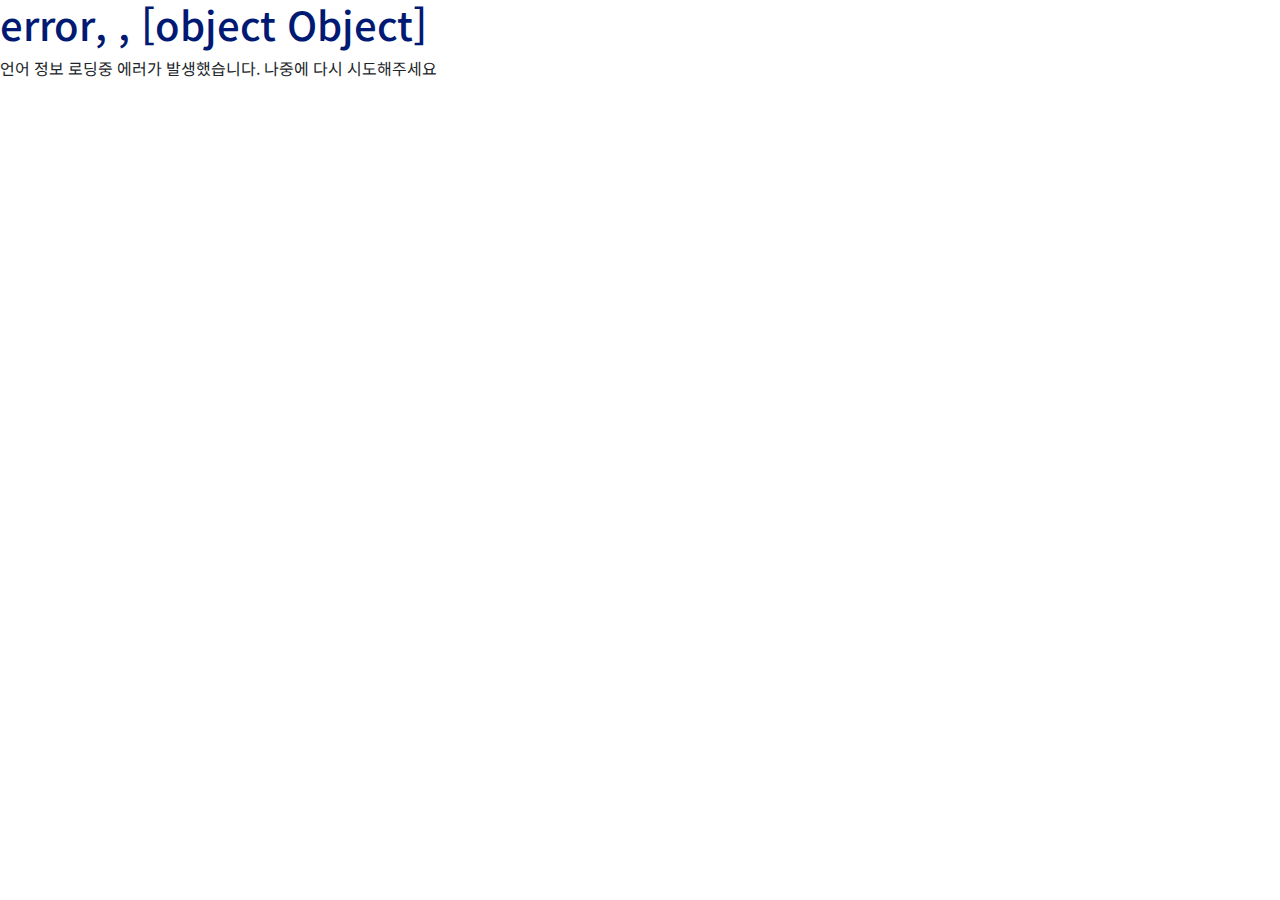
<file: index.html>
<!DOCTYPE html>
<html lang="ko">

<head>
  <meta charset="utf-8">
  <meta content="width=device-width, initial-scale=1.0" name="viewport">
  <title>대한민국 구석구석 관광정보 | VISITKorea</title>
  <meta content="" name="description">
  <meta content="" name="keywords">
  <script src="https://ajax.googleapis.com/ajax/libs/jquery/3.7.1/jquery.min.js"></script>
  <script src="./language.js" refer></script>

  <!-- Favicons -->
  <link href="assets/images/favicon.ico" rel="icon">
  <link href="assets/images/apple-touch-icon.png" rel="apple-touch-icon">

  <!-- Fonts -->
  <link href="https://fonts.googleapis.com" rel="preconnect">
  <link href="https://fonts.gstatic.com" rel="preconnect" crossorigin>
  <link href="https://fonts.googleapis.com/css2?family=Noto+Sans+KR:wght@100..900&display=swap" rel="stylesheet">
  <!-- Vendor CSS Files -->
  <link href="assets/vendor/bootstrap/css/bootstrap.min.css" rel="stylesheet">
  <link href="assets/vendor/bootstrap-icons/bootstrap-icons.css" rel="stylesheet">
  <link href="assets/vendor/aos/aos.css" rel="stylesheet">
  <link href="assets/vendor/fontawesome-free/css/all.min.css" rel="stylesheet">
  <link href="assets/vendor/glightbox/css/glightbox.min.css" rel="stylesheet">
  <link href="assets/vendor/swiper/swiper-bundle.min.css" rel="stylesheet">

  <!-- Main CSS File -->
  <link href="assets/css/main.css" rel="stylesheet">
  <style>
    .hero .stats-item span:after {
      background-color: white;
    }
  </style>
</head>

<body class="index-page">

  <header id="header" class="header d-flex align-items-center fixed-top">
    <div class="container-fluid container-xl position-relative d-flex align-items-center">

      <a href="index.html" class="logo d-flex align-items-center me-auto">
        <!-- Uncomment the line below if you also wish to use an image logo -->
        <!-- <img src="assets/img/logo.png" alt=""> -->
        <h1 class="sitename"><img src="./assets/images/logo_vk.png"></h1>
      </a>

      <nav id="navmenu" class="navmenu">
        <ul>
          <li><a href="#" id="change-lang" onclick="changeLang()"></a></li>
        </ul>
        <i class="mobile-nav-toggle d-xl-none bi bi-list"></i>
      </nav>

      <a class="btn-getstarted" href="get-a-quote.html">몰라</a>

    </div>
  </header>

  <main class="main">

    <!-- Hero Section -->
    <section id="hero" class="hero section">

      <img src="./assets/images/main_2.png" alt="" class="hero-bg" data-aos="fade-in">

      <div class="container">
        <div class="row gy-4" data-aos="fade-right" data-aos-delay="300">
          <div class="col-lg-3 col-6">
            <div class="stats-item text-center w-100 h-100">
              <span data-purecounter-start="0" data-purecounter-end="276020" data-purecounter-duration="2" class="purecounter">276,020</span>
              <p id="stats-item-multilang-tour" class="stats-item-multilang-tour"></p>
            </div>
          </div>

          <div class="col-lg-3 col-6">
            <div class="stats-item text-center w-100 h-100">
              <span data-purecounter-start="0" data-purecounter-end="521" data-purecounter-duration="2" class="purecounter">521</span>
              <p id="durunubi"></p>
            </div>
          </div>

          <div class="col-lg-3 col-6">
            <div class="stats-item text-center w-100 h-100">
              <span data-purecounter-start="0" data-purecounter-end="63317" data-purecounter-duration="1.5" class="purecounter">63317</span>
              <p id="gocamping-Info"></p>
            </div>
          </div>

          <div class="col-lg-3 col-6">
            <div class="stats-item text-center w-100 h-100">
              <span data-purecounter-start="0" data-purecounter-end="59445" data-purecounter-duration="1.5" class="purecounter">59445</span>
              <p id="non-obstacle-tour-info"></p>
            </div>
          </div>
        </div>
        
        <div class="row gy-4" data-aos="fade-left" data-aos-delay="300">
          <div class="col-lg-3 col-6">
            <div class="stats-item text-center w-100 h-100">
              <span data-purecounter-start="0" data-purecounter-end="360" data-purecounter-duration="1.5" class="purecounter">360</span>
              <p id="ecotour-info"></p>
            </div>
          </div>
          <div class="col-lg-3 col-6">
            <div class="stats-item text-center w-100 h-100">
              <span data-purecounter-start="0" data-purecounter-end="1854" data-purecounter-duration="1.5" class="purecounter">1,854</span>
              <p id="foreign-friendly-tour-info"></p>
            </div>
          </div>
          <div class="col-lg-3 col-6">
            <div class="stats-item text-center w-100 h-100">
              <span data-purecounter-start="0" data-purecounter-end="29" data-purecounter-duration="1.5" class="purecounter">29</span>
              <p id="recruit-info"></p>
            </div>
          </div>
          <div class="col-lg-3 col-6">
            <div class="stats-item text-center w-100 h-100">
              <span data-purecounter-start="0" data-purecounter-end="18962" data-purecounter-duration="1.5" class="purecounter">18962</span>
              <p id="tour-audio-info"></p>
            </div>
          </div>
        </div>
        <div class="row gy-4 d-flex justify-content-between">
          <div class="col-lg-6 order-2 order-lg-1 d-flex flex-column justify-content-center">
            <h2 data-aos="fade-up"><strong id="main-title"></strong></h2>
            <p data-aos="fade-up" data-aos-delay="100" style="font-size: 16px;" id="main-sub-title"></p>

            <form action="#" id="form-search" class="form-search d-flex align-items-stretch mb-3" data-aos="fade-up" data-aos-delay="200">
  
            </form>
          </div>
        </div>
      </div>
    </section><!-- /Hero Section -->

    <!-- Featured Services Section -->
    <!-- <section id="featured-services" class="featured-services section">

      <div class="container">

        <div class="row gy-4">

          <div class="col-lg-4 col-md-6 service-item d-flex" data-aos="fade-up" data-aos-delay="100">
            <div class="icon flex-shrink-0"><i class="fa-solid fa-cart-flatbed"></i></div>
            <div>
              <h4 class="title">두루누비 정보 서비스</h4>
              <p class="description">Voluptatum deleniti atque corrupti quos dolores et quas molestias excepturi sint occaecati cupiditate non provident</p>
              <a href="#" class="readmore stretched-link"><span>Learn More</span><i class="bi bi-arrow-right"></i></a>
            </div>
          </div>

          <div class="col-lg-4 col-md-6 service-item d-flex" data-aos="fade-up" data-aos-delay="200">
            <div class="icon flex-shrink-0"><i class="fa-solid fa-truck"></i></div>
            <div>
              <h4 class="title">Dolor Sitema</h4>
              <p class="description">Minim veniam, quis nostrud exercitation ullamco laboris nisi ut aliquip ex ea commodo consequat tarad limino ata</p>
              <a href="#" class="readmore stretched-link"><span>Learn More</span><i class="bi bi-arrow-right"></i></a>
            </div>
          </div>

          <div class="col-lg-4 col-md-6 service-item d-flex" data-aos="fade-up" data-aos-delay="300">
            <div class="icon flex-shrink-0"><i class="fa-solid fa-truck-ramp-box"></i></div>
            <div>
              <h4 class="title">Sed ut perspiciatis</h4>
              <p class="description">Duis aute irure dolor in reprehenderit in voluptate velit esse cillum dolore eu fugiat nulla pariatur</p>
              <a href="#" class="readmore stretched-link"><span>Learn More</span><i class="bi bi-arrow-right"></i></a>
            </div>
          </div>

        </div>

      </div>

    </section> -->

    <!-- About Section -->
    <section id="about" class="about section">

      <div class="container">

        <div class="row gy-4">

          <div class="col-lg-6 position-relative align-self-start order-lg-last order-first" data-aos="fade-up" data-aos-delay="200">
            <img src="assets/images/thumb.jpg" class="img-fluid" alt="">
            <a href="https://www.youtube.com/watch?v=E2CQ_1bhPK4" class="glightbox play-btn"></a>
          </div>

          <div id="information" class="col-lg-6 content order-last  order-lg-first" data-aos="fade-up" data-aos-delay="100">
            <!-- <h3>이 사이트는</h3>
            <p>
              한국관광공사에서 공사가 보유한 실시간 다국어 관광정보를 비롯한 다양한 관광 관련데이터를 한국관광공사 공공데이터개방포털인 TourAPI와 행정안전부의 공공데이터포털을 통해 여러분에게 보여집니다.
            </p>
            <ul>
              <li>
                <i class="fa-solid fa-mountain-sun"></i>
                <div>
                  <h5>다양한 관광 매력으로 새로운 여행경험을 제공합니다</h5>
                  <p>Magni facilis facilis repellendus cum excepturi quaerat praesentium libre trade</p>
                </div>
              </li>
              <li>
                <i class="fa-solid fa-cable-car"></i>
                <div>
                  <h5>민간이 주도하고 지역이 발전하는 관광산업을 제안합니다</h5>
                  <p>Quo totam dolorum at pariatur aut distinctio dolorum laudantium illo direna pasata redi</p>
                </div>
              </li>
              <li>
                <i class="fa-solid fa-person-hiking"></i>
                <div>
                  <h5>여행객 맞춤형 데이터를 제공합니다</h5>
                  <p>Et velit et eos maiores est tempora et quos dolorem autem tempora incidunt maxime veniam</p>
                </div>
              </li>
            </ul> -->
          </div>

        </div>

      </div>

    </section><!-- /About Section -->

    <!-- Services Section -->
    <section id="services" class="services section">

      <!-- Section Title -->
      <div class="container section-title" data-aos="fade-up">
        <span id="behind-shadow"><br></span>
        <h2 id="category-title"></h2>
        <p></p>
      </div><!-- End Section Title -->

      <div class="container">

        <div class="row gy-3">

          <div class="col-lg-4 col-md-6" data-aos="fade-up" data-aos-delay="100">
            <div class="card text-center border-0 shadow rounded-0 p-4">
              <div class="icon">
                <i class="bi bi-cloud-drizzle-fill"></i>
              </div>
              <div class="card-body">
                <h5 class="card-title">Card title</h5>
              </div>
            </div>
          </div><!-- End Card Item -->

          <div class="col-lg-4 col-md-6" data-aos="fade-up" data-aos-delay="200">
            <a href="./search.html">
              <div class="card">
                <div class="card-img">
                  <img src="assets/img/service-2.jpg" alt="" class="img-fluid">
                </div>
                <h3><a href="#" class="stretched-link">Logistics</a></h3>
                <p>Asperiores provident dolor accusamus pariatur dolore nam id audantium ut et iure incidunt molestiae dolor ipsam ducimus occaecati nisi</p>
              </div>
            </a>
          </div><!-- End Card Item -->

          <div class="col-lg-4 col-md-6" data-aos="fade-up" data-aos-delay="300">
            <a href="./search.html">
              <div class="card">
                <div class="card-img">
                  <img src="assets/img/service-3.jpg" alt="" class="img-fluid">
                </div>
                <h3><a href="#" class="stretched-link">Cargo</a></h3>
                <p>Dicta quam similique quia architecto eos nisi aut ratione aut ipsum reiciendis sit doloremque oluptatem aut et molestiae ut et nihil</p>
              </div>
            </a>
          </div><!-- End Card Item -->

          <div class="col-lg-4 col-md-6" data-aos="fade-up" data-aos-delay="400">
            <a href="./search.html">
              <div class="card">
                <div class="card-img">
                  <img src="assets/img/service-4.jpg" alt="" class="img-fluid">
                </div>
                <h3><a href="#" class="stretched-link">Trucking</a></h3>
                <p>Dicta quam similique quia architecto eos nisi aut ratione aut ipsum reiciendis sit doloremque oluptatem aut et molestiae ut et nihil</p>
              </div>
            </a>
          </div><!-- End Card Item -->

          <div class="col-lg-4 col-md-6" data-aos="fade-up" data-aos-delay="500">
            <a href="./search.html">
              <div class="card">
                <div class="card-img">
                  <img src="assets/img/service-5.jpg" alt="" class="img-fluid">
                </div>
                <h3>Packaging</h3>
                <p>Illo consequuntur quisquam delectus praesentium modi dignissimos facere vel cum onsequuntur maiores beatae consequatur magni voluptates</p>
              </div>
            </a>
          </div><!-- End Card Item -->

          <div class="col-lg-4 col-md-6" data-aos="fade-up" data-aos-delay="600">
            <a href="./search.html">
             <div class="card">
                <div class="card-img">
                  <img src="assets/img/service-6.jpg" alt="" class="img-fluid">
                </div>
                <h3><a href="#" class="stretched-link">Warehousing</a></h3>
                <p>Quas assumenda non occaecati molestiae. In aut earum sed natus eatae in vero. Ab modi quisquam aut nostrum unde et qui est non quo nulla</p>
              </div>
              </a>
          </div><!-- End Card Item -->

        </div>

      </div>

    </section><!-- /Services Section -->

    <!-- Call To Action Section -->
    <section id="call-to-action" class="call-to-action section">

      <img src="assets/img/cta-bg.jpg" alt="">

      <div class="container">
        <div class="row justify-content-center" data-aos="zoom-in" data-aos-delay="100">
          <div class="col-xl-10">
            <div class="text-center">
              <h3>Call To Action</h3>
              <p>Duis aute irure dolor in reprehenderit in voluptate velit esse cillum dolore eu fugiat nulla pariatur. Excepteur sint occaecat cupidatat non proident, sunt in culpa qui officia deserunt mollit anim id est laborum.</p>
              <a class="cta-btn" href="#">Call To Action</a>
            </div>
          </div>
        </div>
      </div>

    </section><!-- /Call To Action Section -->

    <!-- Features Section -->
    <section id="features" class="features section">

      <!-- Section Title -->
      <div class="container section-title" data-aos="fade-up">
        <span>Features</span>
        <h2>Features</h2>
        <p>Necessitatibus eius consequatur ex aliquid fuga eum quidem sint consectetur velit</p>
      </div><!-- End Section Title -->

      <div class="container">

        <div class="row gy-4 align-items-center features-item">
          <div class="col-md-5 d-flex align-items-center" data-aos="zoom-out" data-aos-delay="100">
            <img src="assets/img/features-1.jpg" class="img-fluid" alt="">
          </div>
          <div class="col-md-7" data-aos="fade-up" data-aos-delay="100">
            <h3>Voluptatem dignissimos provident quasi corporis voluptates sit assumenda.</h3>
            <p class="fst-italic">
              Lorem ipsum dolor sit amet, consectetur adipiscing elit, sed do eiusmod tempor incididunt ut labore et dolore
              magna aliqua.
            </p>
            <ul>
              <li><i class="bi bi-check"></i><span> Ullamco laboris nisi ut aliquip ex ea commodo consequat.</span></li>
              <li><i class="bi bi-check"></i> <span>Duis aute irure dolor in reprehenderit in voluptate velit.</span></li>
              <li><i class="bi bi-check"></i> <span>Ullam est qui quos consequatur eos accusamus.</span></li>
            </ul>
          </div>
        </div><!-- Features Item -->

        <div class="row gy-4 align-items-center features-item">
          <div class="col-md-5 order-1 order-md-2 d-flex align-items-center" data-aos="zoom-out" data-aos-delay="200">
            <img src="assets/img/features-2.jpg" class="img-fluid" alt="">
          </div>
          <div class="col-md-7 order-2 order-md-1" data-aos="fade-up" data-aos-delay="200">
            <h3>Corporis temporibus maiores provident</h3>
            <p class="fst-italic">
              Lorem ipsum dolor sit amet, consectetur adipiscing elit, sed do eiusmod tempor incididunt ut labore et dolore
              magna aliqua.
            </p>
            <p>
              Ullamco laboris nisi ut aliquip ex ea commodo consequat. Duis aute irure dolor in reprehenderit in voluptate
              velit esse cillum dolore eu fugiat nulla pariatur. Excepteur sint occaecat cupidatat non proident, sunt in
              culpa qui officia deserunt mollit anim id est laborum
            </p>
          </div>
        </div><!-- Features Item -->

        <div class="row gy-4 align-items-center features-item">
          <div class="col-md-5 d-flex align-items-center" data-aos="zoom-out">
            <img src="assets/img/features-3.jpg" class="img-fluid" alt="">
          </div>
          <div class="col-md-7" data-aos="fade-up">
            <h3>Sunt consequatur ad ut est nulla consectetur reiciendis animi voluptas</h3>
            <p>Cupiditate placeat cupiditate placeat est ipsam culpa. Delectus quia minima quod. Sunt saepe odit aut quia voluptatem hic voluptas dolor doloremque.</p>
            <ul>
              <li><i class="bi bi-check"></i> <span>Ullamco laboris nisi ut aliquip ex ea commodo consequat.</span></li>
              <li><i class="bi bi-check"></i><span> Duis aute irure dolor in reprehenderit in voluptate velit.</span></li>
              <li><i class="bi bi-check"></i> <span>Facilis ut et voluptatem aperiam. Autem soluta ad fugiat</span>.</li>
            </ul>
          </div>
        </div><!-- Features Item -->

        <div class="row gy-4 align-items-center features-item">
          <div class="col-md-5 order-1 order-md-2 d-flex align-items-center" data-aos="zoom-out">
            <img src="assets/img/features-4.jpg" class="img-fluid" alt="">
          </div>
          <div class="col-md-7 order-2 order-md-1" data-aos="fade-up">
            <h3>Quas et necessitatibus eaque impedit ipsum animi consequatur incidunt in</h3>
            <p class="fst-italic">
              Lorem ipsum dolor sit amet, consectetur adipiscing elit, sed do eiusmod tempor incididunt ut labore et dolore
              magna aliqua.
            </p>
            <p>
              Ullamco laboris nisi ut aliquip ex ea commodo consequat. Duis aute irure dolor in reprehenderit in voluptate
              velit esse cillum dolore eu fugiat nulla pariatur. Excepteur sint occaecat cupidatat non proident, sunt in
              culpa qui officia deserunt mollit anim id est laborum
            </p>
          </div>
        </div><!-- Features Item -->

      </div>

    </section><!-- /Features Section -->

    <!-- Pricing Section -->
    <section id="pricing" class="pricing section">

      <!-- Section Title -->
      <div class="container section-title" data-aos="fade-up">
        <span>Pricing</span>
        <h2>Pricing</h2>
        <p>Necessitatibus eius consequatur ex aliquid fuga eum quidem sint consectetur velit</p>
      </div><!-- End Section Title -->

      <div class="container">

        <div class="row gy-4">

          <div class="col-lg-4" data-aos="zoom-in" data-aos-delay="100">
            <div class="pricing-item">
              <h3>Free Plan</h3>
              <h4><sup>$</sup>0<span> / month</span></h4>
              <ul>
                <li><i class="bi bi-check"></i> <span>Quam adipiscing vitae proin</span></li>
                <li><i class="bi bi-check"></i> <span>Nec feugiat nisl pretium</span></li>
                <li><i class="bi bi-check"></i> <span>Nulla at volutpat diam uteera</span></li>
                <li class="na"><i class="bi bi-x"></i> <span>Pharetra massa massa ultricies</span></li>
                <li class="na"><i class="bi bi-x"></i> <span>Massa ultricies mi quis hendrerit</span></li>
              </ul>
              <a href="#" class="buy-btn">Buy Now</a>
            </div>
          </div><!-- End Pricing Item -->

          <div class="col-lg-4" data-aos="zoom-in" data-aos-delay="200">
            <div class="pricing-item featured">
              <h3>Business Plan</h3>
              <h4><sup>$</sup>29<span> / month</span></h4>
              <ul>
                <li><i class="bi bi-check"></i> <span>Quam adipiscing vitae proin</span></li>
                <li><i class="bi bi-check"></i> <span>Nec feugiat nisl pretium</span></li>
                <li><i class="bi bi-check"></i> <span>Nulla at volutpat diam uteera</span></li>
                <li><i class="bi bi-check"></i> <span>Pharetra massa massa ultricies</span></li>
                <li><i class="bi bi-check"></i> <span>Massa ultricies mi quis hendrerit</span></li>
              </ul>
              <a href="#" class="buy-btn">Buy Now</a>
            </div>
          </div><!-- End Pricing Item -->

          <div class="col-lg-4" data-aos="zoom-in" data-aos-delay="300">
            <div class="pricing-item">
              <h3>Developer Plan</h3>
              <h4><sup>$</sup>49<span> / month</span></h4>
              <ul>
                <li><i class="bi bi-check"></i> <span>Quam adipiscing vitae proin</span></li>
                <li><i class="bi bi-check"></i> <span>Nec feugiat nisl pretium</span></li>
                <li><i class="bi bi-check"></i> <span>Nulla at volutpat diam uteera</span></li>
                <li><i class="bi bi-check"></i> <span>Pharetra massa massa ultricies</span></li>
                <li><i class="bi bi-check"></i> <span>Massa ultricies mi quis hendrerit</span></li>
              </ul>
              <a href="#" class="buy-btn">Buy Now</a>
            </div>
          </div><!-- End Pricing Item -->

        </div>

      </div>

    </section><!-- /Pricing Section -->

    <!-- Testimonials Section -->
    <section id="testimonials" class="testimonials section">

      <img src="assets/img/testimonials-bg.jpg" class="testimonials-bg" alt="">

      <div class="container" data-aos="fade-up" data-aos-delay="100">

        <div class="swiper">
          <script type="application/json" class="swiper-config">
            {
              "loop": true,
              "speed": 600,
              "autoplay": {
                "delay": 5000
              },
              "slidesPerView": "auto",
              "pagination": {
                "el": ".swiper-pagination",
                "type": "bullets",
                "clickable": true
              }
            }
          </script>
          <div class="swiper-wrapper">

            <div class="swiper-slide">
              <div class="testimonial-item">
                <img src="assets/img/testimonials/testimonials-1.jpg" class="testimonial-img" alt="">
                <h3>Saul Goodman</h3>
                <h4>Ceo &amp; Founder</h4>
                <div class="stars">
                  <i class="bi bi-star-fill"></i><i class="bi bi-star-fill"></i><i class="bi bi-star-fill"></i><i class="bi bi-star-fill"></i><i class="bi bi-star-fill"></i>
                </div>
                <p>
                  <i class="bi bi-quote quote-icon-left"></i>
                  <span>Proin iaculis purus consequat sem cure digni ssim donec porttitora entum suscipit rhoncus. Accusantium quam, ultricies eget id, aliquam eget nibh et. Maecen aliquam, risus at semper.</span>
                  <i class="bi bi-quote quote-icon-right"></i>
                </p>
              </div>
            </div><!-- End testimonial item -->

            <div class="swiper-slide">
              <div class="testimonial-item">
                <img src="assets/img/testimonials/testimonials-2.jpg" class="testimonial-img" alt="">
                <h3>Sara Wilsson</h3>
                <h4>Designer</h4>
                <div class="stars">
                  <i class="bi bi-star-fill"></i><i class="bi bi-star-fill"></i><i class="bi bi-star-fill"></i><i class="bi bi-star-fill"></i><i class="bi bi-star-fill"></i>
                </div>
                <p>
                  <i class="bi bi-quote quote-icon-left"></i>
                  <span>Export tempor illum tamen malis malis eram quae irure esse labore quem cillum quid cillum eram malis quorum velit fore eram velit sunt aliqua noster fugiat irure amet legam anim culpa.</span>
                  <i class="bi bi-quote quote-icon-right"></i>
                </p>
              </div>
            </div><!-- End testimonial item -->

            <div class="swiper-slide">
              <div class="testimonial-item">
                <img src="assets/img/testimonials/testimonials-3.jpg" class="testimonial-img" alt="">
                <h3>Jena Karlis</h3>
                <h4>Store Owner</h4>
                <div class="stars">
                  <i class="bi bi-star-fill"></i><i class="bi bi-star-fill"></i><i class="bi bi-star-fill"></i><i class="bi bi-star-fill"></i><i class="bi bi-star-fill"></i>
                </div>
                <p>
                  <i class="bi bi-quote quote-icon-left"></i>
                  <span>Enim nisi quem export duis labore cillum quae magna enim sint quorum nulla quem veniam duis minim tempor labore quem eram duis noster aute amet eram fore quis sint minim.</span>
                  <i class="bi bi-quote quote-icon-right"></i>
                </p>
              </div>
            </div><!-- End testimonial item -->

            <div class="swiper-slide">
              <div class="testimonial-item">
                <img src="assets/img/testimonials/testimonials-4.jpg" class="testimonial-img" alt="">
                <h3>Matt Brandon</h3>
                <h4>Freelancer</h4>
                <div class="stars">
                  <i class="bi bi-star-fill"></i><i class="bi bi-star-fill"></i><i class="bi bi-star-fill"></i><i class="bi bi-star-fill"></i><i class="bi bi-star-fill"></i>
                </div>
                <p>
                  <i class="bi bi-quote quote-icon-left"></i>
                  <span>Fugiat enim eram quae cillum dolore dolor amet nulla culpa multos export minim fugiat minim velit minim dolor enim duis veniam ipsum anim magna sunt elit fore quem dolore labore illum veniam.</span>
                  <i class="bi bi-quote quote-icon-right"></i>
                </p>
              </div>
            </div><!-- End testimonial item -->

            <div class="swiper-slide">
              <div class="testimonial-item">
                <img src="assets/img/testimonials/testimonials-5.jpg" class="testimonial-img" alt="">
                <h3>John Larson</h3>
                <h4>Entrepreneur</h4>
                <div class="stars">
                  <i class="bi bi-star-fill"></i><i class="bi bi-star-fill"></i><i class="bi bi-star-fill"></i><i class="bi bi-star-fill"></i><i class="bi bi-star-fill"></i>
                </div>
                <p>
                  <i class="bi bi-quote quote-icon-left"></i>
                  <span>Quis quorum aliqua sint quem legam fore sunt eram irure aliqua veniam tempor noster veniam enim culpa labore duis sunt culpa nulla illum cillum fugiat legam esse veniam culpa fore nisi cillum quid.</span>
                  <i class="bi bi-quote quote-icon-right"></i>
                </p>
              </div>
            </div><!-- End testimonial item -->

          </div>
          <div class="swiper-pagination"></div>
        </div>

      </div>

    </section><!-- /Testimonials Section -->

    <!-- Faq Section -->
    <section id="faq" class="faq section">

      <!-- Section Title -->
      <div class="container section-title" data-aos="fade-up">
        <span>Frequently Asked Questions</span>
        <h2>Frequently Asked Questions</h2>
        <p>Necessitatibus eius consequatur ex aliquid fuga eum quidem sint consectetur velit</p>
      </div><!-- End Section Title -->

      <div class="container">

        <div class="row justify-content-center">

          <div class="col-lg-10">

            <div class="faq-container">

              <div class="faq-item faq-active" data-aos="fade-up" data-aos-delay="200">
                <i class="faq-icon bi bi-question-circle"></i>
                <h3>Non consectetur a erat nam at lectus urna duis?</h3>
                <div class="faq-content">
                  <p>Feugiat pretium nibh ipsum consequat. Tempus iaculis urna id volutpat lacus laoreet non curabitur gravida. Venenatis lectus magna fringilla urna porttitor rhoncus dolor purus non.</p>
                </div>
                <i class="faq-toggle bi bi-chevron-right"></i>
              </div><!-- End Faq item-->

              <div class="faq-item" data-aos="fade-up" data-aos-delay="300">
                <i class="faq-icon bi bi-question-circle"></i>
                <h3>Feugiat scelerisque varius morbi enim nunc faucibus a pellentesque?</h3>
                <div class="faq-content">
                  <p>Dolor sit amet consectetur adipiscing elit pellentesque habitant morbi. Id interdum velit laoreet id donec ultrices. Fringilla phasellus faucibus scelerisque eleifend donec pretium. Est pellentesque elit ullamcorper dignissim. Mauris ultrices eros in cursus turpis massa tincidunt dui.</p>
                </div>
                <i class="faq-toggle bi bi-chevron-right"></i>
              </div><!-- End Faq item-->

              <div class="faq-item" data-aos="fade-up" data-aos-delay="400">
                <i class="faq-icon bi bi-question-circle"></i>
                <h3>Dolor sit amet consectetur adipiscing elit pellentesque?</h3>
                <div class="faq-content">
                  <p>Eleifend mi in nulla posuere sollicitudin aliquam ultrices sagittis orci. Faucibus pulvinar elementum integer enim. Sem nulla pharetra diam sit amet nisl suscipit. Rutrum tellus pellentesque eu tincidunt. Lectus urna duis convallis convallis tellus. Urna molestie at elementum eu facilisis sed odio morbi quis</p>
                </div>
                <i class="faq-toggle bi bi-chevron-right"></i>
              </div><!-- End Faq item-->

              <div class="faq-item" data-aos="fade-up" data-aos-delay="500">
                <i class="faq-icon bi bi-question-circle"></i>
                <h3>Ac odio tempor orci dapibus. Aliquam eleifend mi in nulla?</h3>
                <div class="faq-content">
                  <p>Dolor sit amet consectetur adipiscing elit pellentesque habitant morbi. Id interdum velit laoreet id donec ultrices. Fringilla phasellus faucibus scelerisque eleifend donec pretium. Est pellentesque elit ullamcorper dignissim. Mauris ultrices eros in cursus turpis massa tincidunt dui.</p>
                </div>
                <i class="faq-toggle bi bi-chevron-right"></i>
              </div><!-- End Faq item-->

              <div class="faq-item" data-aos="fade-up" data-aos-delay="600">
                <i class="faq-icon bi bi-question-circle"></i>
                <h3>Tempus quam pellentesque nec nam aliquam sem et tortor consequat?</h3>
                <div class="faq-content">
                  <p>Molestie a iaculis at erat pellentesque adipiscing commodo. Dignissim suspendisse in est ante in. Nunc vel risus commodo viverra maecenas accumsan. Sit amet nisl suscipit adipiscing bibendum est. Purus gravida quis blandit turpis cursus in</p>
                </div>
                <i class="faq-toggle bi bi-chevron-right"></i>
              </div><!-- End Faq item-->

            </div>

          </div>

        </div>

      </div>

    </section><!-- /Faq Section -->

  </main>

  <footer id="footer" class="footer">

    <div class="container footer-top">
      <div class="row gy-4">
        <div class="col-lg-5 col-md-12 footer-about">
          <a href="index.html" class="logo d-flex align-items-center">
            <span class="sitename">Logis</span>
          </a>
          <p>Cras fermentum odio eu feugiat lide par naso tierra. Justo eget nada terra videa magna derita valies darta donna mare fermentum iaculis eu non diam phasellus.</p>
          <div class="social-links d-flex mt-4">
            <a href=""><i class="bi bi-twitter-x"></i></a>
            <a href=""><i class="bi bi-facebook"></i></a>
            <a href=""><i class="bi bi-instagram"></i></a>
            <a href=""><i class="bi bi-linkedin"></i></a>
          </div>
        </div>

        <div class="col-lg-2 col-6 footer-links">
          <h4>Useful Links</h4>
          <ul>
            <li><a href="#">Home</a></li>
            <li><a href="#">About us</a></li>
            <li><a href="#">Services</a></li>
            <li><a href="#">Terms of service</a></li>
            <li><a href="#">Privacy policy</a></li>
          </ul>
        </div>

        <div class="col-lg-2 col-6 footer-links">
          <h4>Our Services</h4>
          <ul>
            <li><a href="#">Web Design</a></li>
            <li><a href="#">Web Development</a></li>
            <li><a href="#">Product Management</a></li>
            <li><a href="#">Marketing</a></li>
            <li><a href="#">Graphic Design</a></li>
          </ul>
        </div>

        <div class="col-lg-3 col-md-12 footer-contact text-center text-md-start">
          <h4>Contact Us</h4>
          <p>A108 Adam Street</p>
          <p>New York, NY 535022</p>
          <p>United States</p>
          <p class="mt-4"><strong>Phone:</strong> <span>+1 5589 55488 55</span></p>
          <p><strong>Email:</strong> <span>info@example.com</span></p>
        </div>

      </div>
    </div>

    <div class="container copyright text-center mt-4">
      <p>© <span>Copyright</span> <strong class="px-1 sitename">Logis</strong> <span>All Rights Reserved</span></p>
      <div class="credits">
        <!-- All the links in the footer should remain intact. -->
        <!-- You can delete the links only if you've purchased the pro version. -->
        <!-- Licensing information: https://bootstrapmade.com/license/ -->
        <!-- Purchase the pro version with working PHP/AJAX contact form: [buy-url] -->
        Designed by <a href="https://bootstrapmade.com/">BootstrapMade</a>
      </div>
    </div>

  </footer>

  <!-- Scroll Top -->
  <a href="#" id="scroll-top" class="scroll-top d-flex align-items-center justify-content-center"><i class="bi bi-arrow-up-short"></i></a>

  <!-- Preloader -->
  <div id="preloader"></div>

  <!-- Vendor JS Files -->
  <script src="assets/vendor/bootstrap/js/bootstrap.bundle.min.js"></script>
  <script src="assets/vendor/php-email-form/validate.js"></script>
  <script src="assets/vendor/aos/aos.js"></script>
  <script src="assets/vendor/purecounter/purecounter_vanilla.js"></script>
  <script src="assets/vendor/glightbox/js/glightbox.min.js"></script>
  <script src="assets/vendor/swiper/swiper-bundle.min.js"></script>

  <!-- Main JS File -->
  <script src="assets/js/main.js"></script>

</body>

</html>
</file>
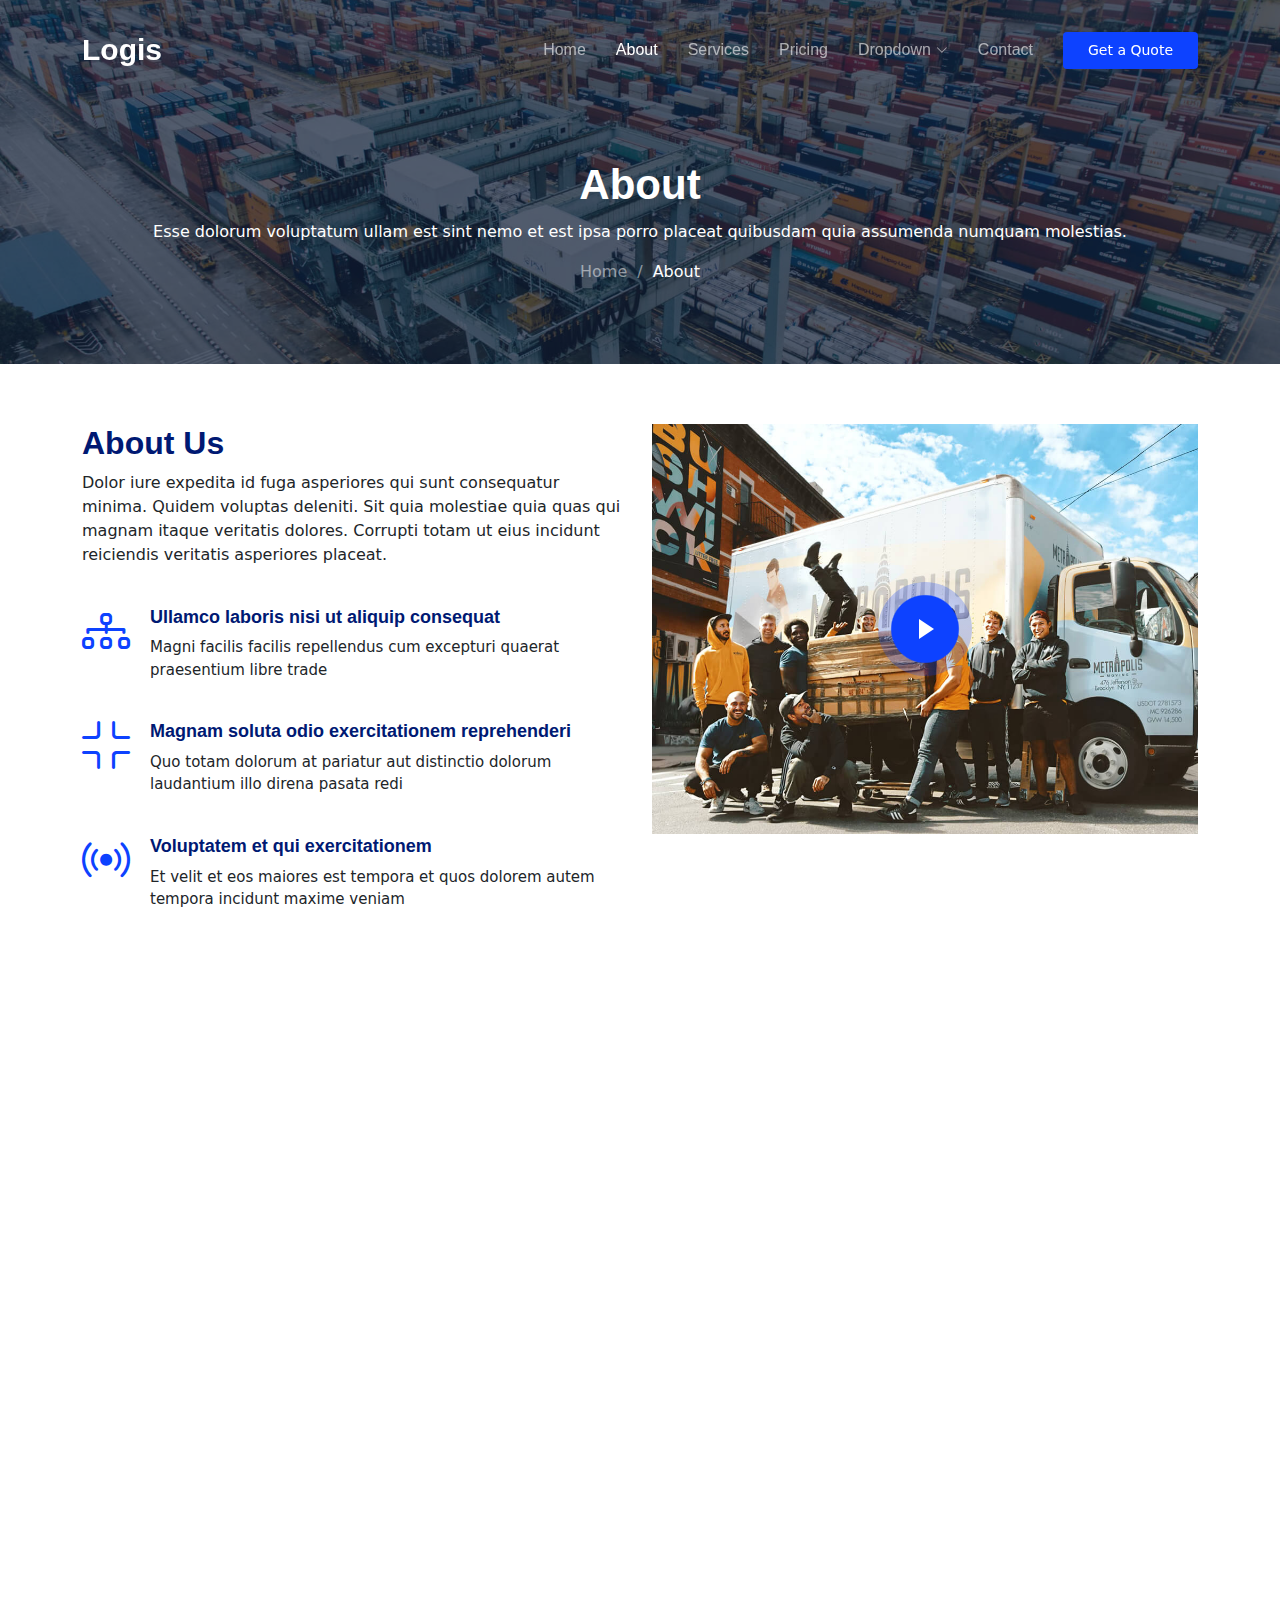
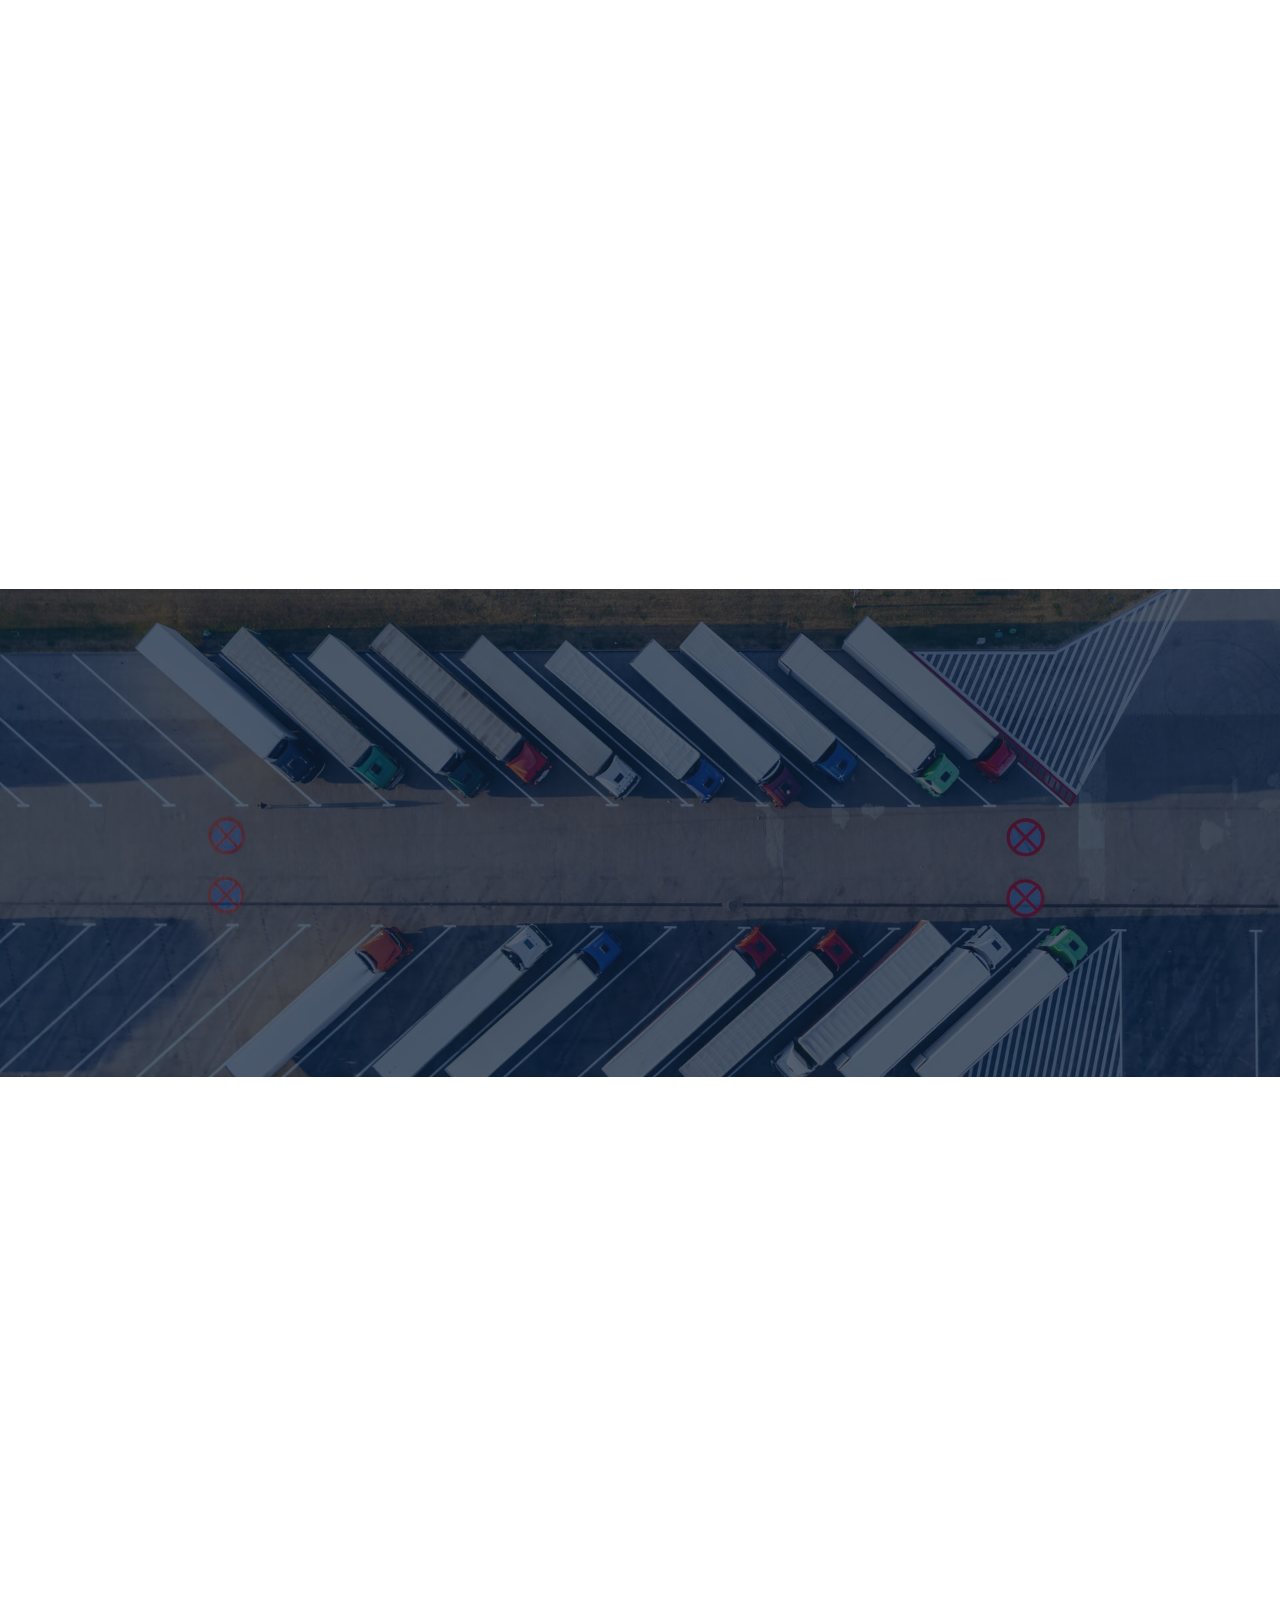
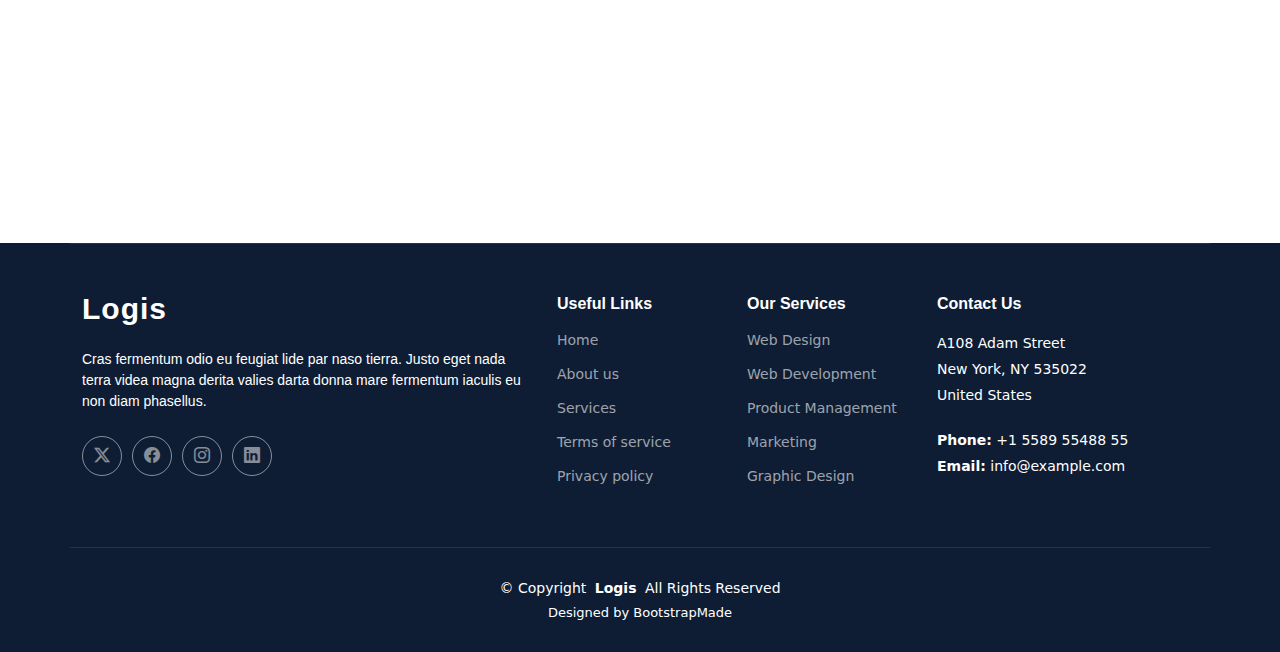
<file: about.html>
<!DOCTYPE html>
<html lang="en">

<head>
  <meta charset="utf-8">
  <meta content="width=device-width, initial-scale=1.0" name="viewport">
  <title>About - Logis Bootstrap Template</title>
  <meta content="" name="description">
  <meta content="" name="keywords">

  <!-- Favicons -->
  <link href="assets/img/favicon.png" rel="icon">
  <link href="assets/img/apple-touch-icon.png" rel="apple-touch-icon">

  <!-- Fonts -->
  <link href="https://fonts.googleapis.com" rel="preconnect">
  <link href="https://fonts.gstatic.com" rel="preconnect" crossorigin>
  <link href="https://fonts.googleapis.com/css2?family=Roboto:ital,wght@0,100;0,300;0,400;0,500;0,700;0,900;1,100;1,300;1,400;1,500;1,700;1,900&family=Poppins:ital,wght@0,100;0,200;0,300;0,400;0,500;0,600;0,700;0,800;0,900;1,100;1,200;1,300;1,400;1,500;1,600;1,700;1,800;1,900&display=swap" rel="stylesheet">

  <!-- Vendor CSS Files -->
  <link href="assets/vendor/bootstrap/css/bootstrap.min.css" rel="stylesheet">
  <link href="assets/vendor/bootstrap-icons/bootstrap-icons.css" rel="stylesheet">
  <link href="assets/vendor/aos/aos.css" rel="stylesheet">
  <link href="assets/vendor/fontawesome-free/css/all.min.css" rel="stylesheet">
  <link href="assets/vendor/glightbox/css/glightbox.min.css" rel="stylesheet">
  <link href="assets/vendor/swiper/swiper-bundle.min.css" rel="stylesheet">

  <!-- Main CSS File -->
  <link href="assets/css/main.css" rel="stylesheet">

  <!-- =======================================================
  * Template Name: Logis
  * Template URL: https://bootstrapmade.com/logis-bootstrap-logistics-website-template/
  * Updated: Jun 06 2024 with Bootstrap v5.3.3
  * Author: BootstrapMade.com
  * License: https://bootstrapmade.com/license/
  ======================================================== -->
</head>

<body class="about-page">

  <header id="header" class="header d-flex align-items-center fixed-top">
    <div class="container-fluid container-xl position-relative d-flex align-items-center">

      <a href="index.html" class="logo d-flex align-items-center me-auto">
        <!-- Uncomment the line below if you also wish to use an image logo -->
        <!-- <img src="assets/img/logo.png" alt=""> -->
        <h1 class="sitename">Logis</h1>
      </a>

      <nav id="navmenu" class="navmenu">
        <ul>
          <li><a href="index.html">Home<br></a></li>
          <li><a href="about.html" class="active">About</a></li>
          <li><a href="services.html">Services</a></li>
          <li><a href="pricing.html">Pricing</a></li>
          <li class="dropdown"><a href="#"><span>Dropdown</span> <i class="bi bi-chevron-down toggle-dropdown"></i></a>
            <ul>
              <li><a href="#">Dropdown 1</a></li>
              <li class="dropdown"><a href="#"><span>Deep Dropdown</span> <i class="bi bi-chevron-down toggle-dropdown"></i></a>
                <ul>
                  <li><a href="#">Deep Dropdown 1</a></li>
                  <li><a href="#">Deep Dropdown 2</a></li>
                  <li><a href="#">Deep Dropdown 3</a></li>
                  <li><a href="#">Deep Dropdown 4</a></li>
                  <li><a href="#">Deep Dropdown 5</a></li>
                </ul>
              </li>
              <li><a href="#">Dropdown 2</a></li>
              <li><a href="#">Dropdown 3</a></li>
              <li><a href="#">Dropdown 4</a></li>
            </ul>
          </li>
          <li><a href="contact.html">Contact</a></li>
        </ul>
        <i class="mobile-nav-toggle d-xl-none bi bi-list"></i>
      </nav>

      <a class="btn-getstarted" href="get-a-quote.html">Get a Quote</a>

    </div>
  </header>

  <main class="main">

    <!-- Page Title -->
    <div class="page-title" data-aos="fade" style="background-image: url(assets/img/page-title-bg.jpg);">
      <div class="container position-relative">
        <h1>About</h1>
        <p>Esse dolorum voluptatum ullam est sint nemo et est ipsa porro placeat quibusdam quia assumenda numquam molestias.</p>
        <nav class="breadcrumbs">
          <ol>
            <li><a href="index.html">Home</a></li>
            <li class="current">About</li>
          </ol>
        </nav>
      </div>
    </div><!-- End Page Title -->

    <!-- About Section -->
    <section id="about" class="about section">

      <div class="container">

        <div class="row gy-4">

          <div class="col-lg-6 position-relative align-self-start order-lg-last order-first" data-aos="fade-up" data-aos-delay="200">
            <img src="assets/img/about.jpg" class="img-fluid" alt="">
            <a href="https://www.youtube.com/watch?v=LXb3EKWsInQ" class="glightbox play-btn"></a>
          </div>

          <div class="col-lg-6 content order-last  order-lg-first" data-aos="fade-up" data-aos-delay="100">
            <h3>About Us</h3>
            <p>
              Dolor iure expedita id fuga asperiores qui sunt consequatur minima. Quidem voluptas deleniti. Sit quia molestiae quia quas qui magnam itaque veritatis dolores. Corrupti totam ut eius incidunt reiciendis veritatis asperiores placeat.
            </p>
            <ul>
              <li>
                <i class="bi bi-diagram-3"></i>
                <div>
                  <h5>Ullamco laboris nisi ut aliquip consequat</h5>
                  <p>Magni facilis facilis repellendus cum excepturi quaerat praesentium libre trade</p>
                </div>
              </li>
              <li>
                <i class="bi bi-fullscreen-exit"></i>
                <div>
                  <h5>Magnam soluta odio exercitationem reprehenderi</h5>
                  <p>Quo totam dolorum at pariatur aut distinctio dolorum laudantium illo direna pasata redi</p>
                </div>
              </li>
              <li>
                <i class="bi bi-broadcast"></i>
                <div>
                  <h5>Voluptatem et qui exercitationem</h5>
                  <p>Et velit et eos maiores est tempora et quos dolorem autem tempora incidunt maxime veniam</p>
                </div>
              </li>
            </ul>
          </div>

        </div>

      </div>

    </section><!-- /About Section -->

    <!-- Stats Section -->
    <section id="stats" class="stats section">

      <div class="container" data-aos="fade-up" data-aos-delay="100">

        <div class="row gy-4">

          <div class="col-lg-3 col-md-6">
            <div class="stats-item text-center w-100 h-100">
              <span data-purecounter-start="0" data-purecounter-end="232" data-purecounter-duration="1" class="purecounter"></span>
              <p>Clients</p>
            </div>
          </div><!-- End Stats Item -->

          <div class="col-lg-3 col-md-6">
            <div class="stats-item text-center w-100 h-100">
              <span data-purecounter-start="0" data-purecounter-end="521" data-purecounter-duration="1" class="purecounter"></span>
              <p>Projects</p>
            </div>
          </div><!-- End Stats Item -->

          <div class="col-lg-3 col-md-6">
            <div class="stats-item text-center w-100 h-100">
              <span data-purecounter-start="0" data-purecounter-end="1453" data-purecounter-duration="1" class="purecounter"></span>
              <p>Hours Of Support</p>
            </div>
          </div><!-- End Stats Item -->

          <div class="col-lg-3 col-md-6">
            <div class="stats-item text-center w-100 h-100">
              <span data-purecounter-start="0" data-purecounter-end="32" data-purecounter-duration="1" class="purecounter"></span>
              <p>Workers</p>
            </div>
          </div><!-- End Stats Item -->

        </div>

      </div>

    </section><!-- /Stats Section -->

    <!-- Team Section -->
    <section id="team" class="team section">

      <!-- Section Title -->
      <div class="container section-title" data-aos="fade-up">
        <span>Our Team<br></span>
        <h2>Our Team</h2>
        <p>Necessitatibus eius consequatur ex aliquid fuga eum quidem sint consectetur velit</p>
      </div><!-- End Section Title -->

      <div class="container">

        <div class="row">

          <div class="col-lg-4 col-md-6 d-flex" data-aos="fade-up" data-aos-delay="100">
            <div class="member">
              <img src="assets/img/team/team-1.jpg" class="img-fluid" alt="">
              <div class="member-content">
                <h4>Walter White</h4>
                <span>Web Development</span>
                <p>
                  Magni qui quod omnis unde et eos fuga et exercitationem. Odio veritatis perspiciatis quaerat qui aut aut aut
                </p>
                <div class="social">
                  <a href=""><i class="bi bi-twitter-x"></i></a>
                  <a href=""><i class="bi bi-facebook"></i></a>
                  <a href=""><i class="bi bi-instagram"></i></a>
                  <a href=""><i class="bi bi-linkedin"></i></a>
                </div>
              </div>
            </div>
          </div><!-- End Team Member -->

          <div class="col-lg-4 col-md-6 d-flex" data-aos="fade-up" data-aos-delay="200">
            <div class="member">
              <img src="assets/img/team/team-2.jpg" class="img-fluid" alt="">
              <div class="member-content">
                <h4>Sarah Jhinson</h4>
                <span>Marketing</span>
                <p>
                  Repellat fugiat adipisci nemo illum nesciunt voluptas repellendus. In architecto rerum rerum temporibus
                </p>
                <div class="social">
                  <a href=""><i class="bi bi-twitter-x"></i></a>
                  <a href=""><i class="bi bi-facebook"></i></a>
                  <a href=""><i class="bi bi-instagram"></i></a>
                  <a href=""><i class="bi bi-linkedin"></i></a>
                </div>
              </div>
            </div>
          </div><!-- End Team Member -->

          <div class="col-lg-4 col-md-6 d-flex" data-aos="fade-up" data-aos-delay="300">
            <div class="member">
              <img src="assets/img/team/team-3.jpg" class="img-fluid" alt="">
              <div class="member-content">
                <h4>William Anderson</h4>
                <span>Content</span>
                <p>
                  Voluptas necessitatibus occaecati quia. Earum totam consequuntur qui porro et laborum toro des clara
                </p>
                <div class="social">
                  <a href=""><i class="bi bi-twitter-x"></i></a>
                  <a href=""><i class="bi bi-facebook"></i></a>
                  <a href=""><i class="bi bi-instagram"></i></a>
                  <a href=""><i class="bi bi-linkedin"></i></a>
                </div>
              </div>
            </div>
          </div><!-- End Team Member -->

        </div>

      </div>

    </section><!-- /Team Section -->

    <!-- Testimonials Section -->
    <section id="testimonials" class="testimonials section">

      <img src="assets/img/testimonials-bg.jpg" class="testimonials-bg" alt="">

      <div class="container" data-aos="fade-up" data-aos-delay="100">

        <div class="swiper">
          <script type="application/json" class="swiper-config">
            {
              "loop": true,
              "speed": 600,
              "autoplay": {
                "delay": 5000
              },
              "slidesPerView": "auto",
              "pagination": {
                "el": ".swiper-pagination",
                "type": "bullets",
                "clickable": true
              }
            }
          </script>
          <div class="swiper-wrapper">

            <div class="swiper-slide">
              <div class="testimonial-item">
                <img src="assets/img/testimonials/testimonials-1.jpg" class="testimonial-img" alt="">
                <h3>Saul Goodman</h3>
                <h4>Ceo &amp; Founder</h4>
                <div class="stars">
                  <i class="bi bi-star-fill"></i><i class="bi bi-star-fill"></i><i class="bi bi-star-fill"></i><i class="bi bi-star-fill"></i><i class="bi bi-star-fill"></i>
                </div>
                <p>
                  <i class="bi bi-quote quote-icon-left"></i>
                  <span>Proin iaculis purus consequat sem cure digni ssim donec porttitora entum suscipit rhoncus. Accusantium quam, ultricies eget id, aliquam eget nibh et. Maecen aliquam, risus at semper.</span>
                  <i class="bi bi-quote quote-icon-right"></i>
                </p>
              </div>
            </div><!-- End testimonial item -->

            <div class="swiper-slide">
              <div class="testimonial-item">
                <img src="assets/img/testimonials/testimonials-2.jpg" class="testimonial-img" alt="">
                <h3>Sara Wilsson</h3>
                <h4>Designer</h4>
                <div class="stars">
                  <i class="bi bi-star-fill"></i><i class="bi bi-star-fill"></i><i class="bi bi-star-fill"></i><i class="bi bi-star-fill"></i><i class="bi bi-star-fill"></i>
                </div>
                <p>
                  <i class="bi bi-quote quote-icon-left"></i>
                  <span>Export tempor illum tamen malis malis eram quae irure esse labore quem cillum quid cillum eram malis quorum velit fore eram velit sunt aliqua noster fugiat irure amet legam anim culpa.</span>
                  <i class="bi bi-quote quote-icon-right"></i>
                </p>
              </div>
            </div><!-- End testimonial item -->

            <div class="swiper-slide">
              <div class="testimonial-item">
                <img src="assets/img/testimonials/testimonials-3.jpg" class="testimonial-img" alt="">
                <h3>Jena Karlis</h3>
                <h4>Store Owner</h4>
                <div class="stars">
                  <i class="bi bi-star-fill"></i><i class="bi bi-star-fill"></i><i class="bi bi-star-fill"></i><i class="bi bi-star-fill"></i><i class="bi bi-star-fill"></i>
                </div>
                <p>
                  <i class="bi bi-quote quote-icon-left"></i>
                  <span>Enim nisi quem export duis labore cillum quae magna enim sint quorum nulla quem veniam duis minim tempor labore quem eram duis noster aute amet eram fore quis sint minim.</span>
                  <i class="bi bi-quote quote-icon-right"></i>
                </p>
              </div>
            </div><!-- End testimonial item -->

            <div class="swiper-slide">
              <div class="testimonial-item">
                <img src="assets/img/testimonials/testimonials-4.jpg" class="testimonial-img" alt="">
                <h3>Matt Brandon</h3>
                <h4>Freelancer</h4>
                <div class="stars">
                  <i class="bi bi-star-fill"></i><i class="bi bi-star-fill"></i><i class="bi bi-star-fill"></i><i class="bi bi-star-fill"></i><i class="bi bi-star-fill"></i>
                </div>
                <p>
                  <i class="bi bi-quote quote-icon-left"></i>
                  <span>Fugiat enim eram quae cillum dolore dolor amet nulla culpa multos export minim fugiat minim velit minim dolor enim duis veniam ipsum anim magna sunt elit fore quem dolore labore illum veniam.</span>
                  <i class="bi bi-quote quote-icon-right"></i>
                </p>
              </div>
            </div><!-- End testimonial item -->

            <div class="swiper-slide">
              <div class="testimonial-item">
                <img src="assets/img/testimonials/testimonials-5.jpg" class="testimonial-img" alt="">
                <h3>John Larson</h3>
                <h4>Entrepreneur</h4>
                <div class="stars">
                  <i class="bi bi-star-fill"></i><i class="bi bi-star-fill"></i><i class="bi bi-star-fill"></i><i class="bi bi-star-fill"></i><i class="bi bi-star-fill"></i>
                </div>
                <p>
                  <i class="bi bi-quote quote-icon-left"></i>
                  <span>Quis quorum aliqua sint quem legam fore sunt eram irure aliqua veniam tempor noster veniam enim culpa labore duis sunt culpa nulla illum cillum fugiat legam esse veniam culpa fore nisi cillum quid.</span>
                  <i class="bi bi-quote quote-icon-right"></i>
                </p>
              </div>
            </div><!-- End testimonial item -->

          </div>
          <div class="swiper-pagination"></div>
        </div>

      </div>

    </section><!-- /Testimonials Section -->

    <!-- Faq Section -->
    <section id="faq" class="faq section">

      <!-- Section Title -->
      <div class="container section-title" data-aos="fade-up">
        <span>Frequently Asked Questions</span>
        <h2>Frequently Asked Questions</h2>
        <p>Necessitatibus eius consequatur ex aliquid fuga eum quidem sint consectetur velit</p>
      </div><!-- End Section Title -->

      <div class="container">

        <div class="row justify-content-center">

          <div class="col-lg-10">

            <div class="faq-container">

              <div class="faq-item faq-active" data-aos="fade-up" data-aos-delay="200">
                <i class="faq-icon bi bi-question-circle"></i>
                <h3>Non consectetur a erat nam at lectus urna duis?</h3>
                <div class="faq-content">
                  <p>Feugiat pretium nibh ipsum consequat. Tempus iaculis urna id volutpat lacus laoreet non curabitur gravida. Venenatis lectus magna fringilla urna porttitor rhoncus dolor purus non.</p>
                </div>
                <i class="faq-toggle bi bi-chevron-right"></i>
              </div><!-- End Faq item-->

              <div class="faq-item" data-aos="fade-up" data-aos-delay="300">
                <i class="faq-icon bi bi-question-circle"></i>
                <h3>Feugiat scelerisque varius morbi enim nunc faucibus a pellentesque?</h3>
                <div class="faq-content">
                  <p>Dolor sit amet consectetur adipiscing elit pellentesque habitant morbi. Id interdum velit laoreet id donec ultrices. Fringilla phasellus faucibus scelerisque eleifend donec pretium. Est pellentesque elit ullamcorper dignissim. Mauris ultrices eros in cursus turpis massa tincidunt dui.</p>
                </div>
                <i class="faq-toggle bi bi-chevron-right"></i>
              </div><!-- End Faq item-->

              <div class="faq-item" data-aos="fade-up" data-aos-delay="400">
                <i class="faq-icon bi bi-question-circle"></i>
                <h3>Dolor sit amet consectetur adipiscing elit pellentesque?</h3>
                <div class="faq-content">
                  <p>Eleifend mi in nulla posuere sollicitudin aliquam ultrices sagittis orci. Faucibus pulvinar elementum integer enim. Sem nulla pharetra diam sit amet nisl suscipit. Rutrum tellus pellentesque eu tincidunt. Lectus urna duis convallis convallis tellus. Urna molestie at elementum eu facilisis sed odio morbi quis</p>
                </div>
                <i class="faq-toggle bi bi-chevron-right"></i>
              </div><!-- End Faq item-->

              <div class="faq-item" data-aos="fade-up" data-aos-delay="500">
                <i class="faq-icon bi bi-question-circle"></i>
                <h3>Ac odio tempor orci dapibus. Aliquam eleifend mi in nulla?</h3>
                <div class="faq-content">
                  <p>Dolor sit amet consectetur adipiscing elit pellentesque habitant morbi. Id interdum velit laoreet id donec ultrices. Fringilla phasellus faucibus scelerisque eleifend donec pretium. Est pellentesque elit ullamcorper dignissim. Mauris ultrices eros in cursus turpis massa tincidunt dui.</p>
                </div>
                <i class="faq-toggle bi bi-chevron-right"></i>
              </div><!-- End Faq item-->

              <div class="faq-item" data-aos="fade-up" data-aos-delay="600">
                <i class="faq-icon bi bi-question-circle"></i>
                <h3>Tempus quam pellentesque nec nam aliquam sem et tortor consequat?</h3>
                <div class="faq-content">
                  <p>Molestie a iaculis at erat pellentesque adipiscing commodo. Dignissim suspendisse in est ante in. Nunc vel risus commodo viverra maecenas accumsan. Sit amet nisl suscipit adipiscing bibendum est. Purus gravida quis blandit turpis cursus in</p>
                </div>
                <i class="faq-toggle bi bi-chevron-right"></i>
              </div><!-- End Faq item-->

            </div>

          </div>

        </div>

      </div>

    </section><!-- /Faq Section -->

  </main>

  <footer id="footer" class="footer">

    <div class="container footer-top">
      <div class="row gy-4">
        <div class="col-lg-5 col-md-12 footer-about">
          <a href="index.html" class="logo d-flex align-items-center">
            <span class="sitename">Logis</span>
          </a>
          <p>Cras fermentum odio eu feugiat lide par naso tierra. Justo eget nada terra videa magna derita valies darta donna mare fermentum iaculis eu non diam phasellus.</p>
          <div class="social-links d-flex mt-4">
            <a href=""><i class="bi bi-twitter-x"></i></a>
            <a href=""><i class="bi bi-facebook"></i></a>
            <a href=""><i class="bi bi-instagram"></i></a>
            <a href=""><i class="bi bi-linkedin"></i></a>
          </div>
        </div>

        <div class="col-lg-2 col-6 footer-links">
          <h4>Useful Links</h4>
          <ul>
            <li><a href="#">Home</a></li>
            <li><a href="#">About us</a></li>
            <li><a href="#">Services</a></li>
            <li><a href="#">Terms of service</a></li>
            <li><a href="#">Privacy policy</a></li>
          </ul>
        </div>

        <div class="col-lg-2 col-6 footer-links">
          <h4>Our Services</h4>
          <ul>
            <li><a href="#">Web Design</a></li>
            <li><a href="#">Web Development</a></li>
            <li><a href="#">Product Management</a></li>
            <li><a href="#">Marketing</a></li>
            <li><a href="#">Graphic Design</a></li>
          </ul>
        </div>

        <div class="col-lg-3 col-md-12 footer-contact text-center text-md-start">
          <h4>Contact Us</h4>
          <p>A108 Adam Street</p>
          <p>New York, NY 535022</p>
          <p>United States</p>
          <p class="mt-4"><strong>Phone:</strong> <span>+1 5589 55488 55</span></p>
          <p><strong>Email:</strong> <span>info@example.com</span></p>
        </div>

      </div>
    </div>

    <div class="container copyright text-center mt-4">
      <p>© <span>Copyright</span> <strong class="px-1 sitename">Logis</strong> <span>All Rights Reserved</span></p>
      <div class="credits">
        <!-- All the links in the footer should remain intact. -->
        <!-- You can delete the links only if you've purchased the pro version. -->
        <!-- Licensing information: https://bootstrapmade.com/license/ -->
        <!-- Purchase the pro version with working PHP/AJAX contact form: [buy-url] -->
        Designed by <a href="https://bootstrapmade.com/">BootstrapMade</a>
      </div>
    </div>

  </footer>

  <!-- Scroll Top -->
  <a href="#" id="scroll-top" class="scroll-top d-flex align-items-center justify-content-center"><i class="bi bi-arrow-up-short"></i></a>

  <!-- Preloader -->
  <div id="preloader"></div>

  <!-- Vendor JS Files -->
  <script src="assets/vendor/bootstrap/js/bootstrap.bundle.min.js"></script>
  <script src="assets/vendor/php-email-form/validate.js"></script>
  <script src="assets/vendor/aos/aos.js"></script>
  <script src="assets/vendor/purecounter/purecounter_vanilla.js"></script>
  <script src="assets/vendor/glightbox/js/glightbox.min.js"></script>
  <script src="assets/vendor/swiper/swiper-bundle.min.js"></script>

  <!-- Main JS File -->
  <script src="assets/js/main.js"></script>

</body>

</html>
</file>
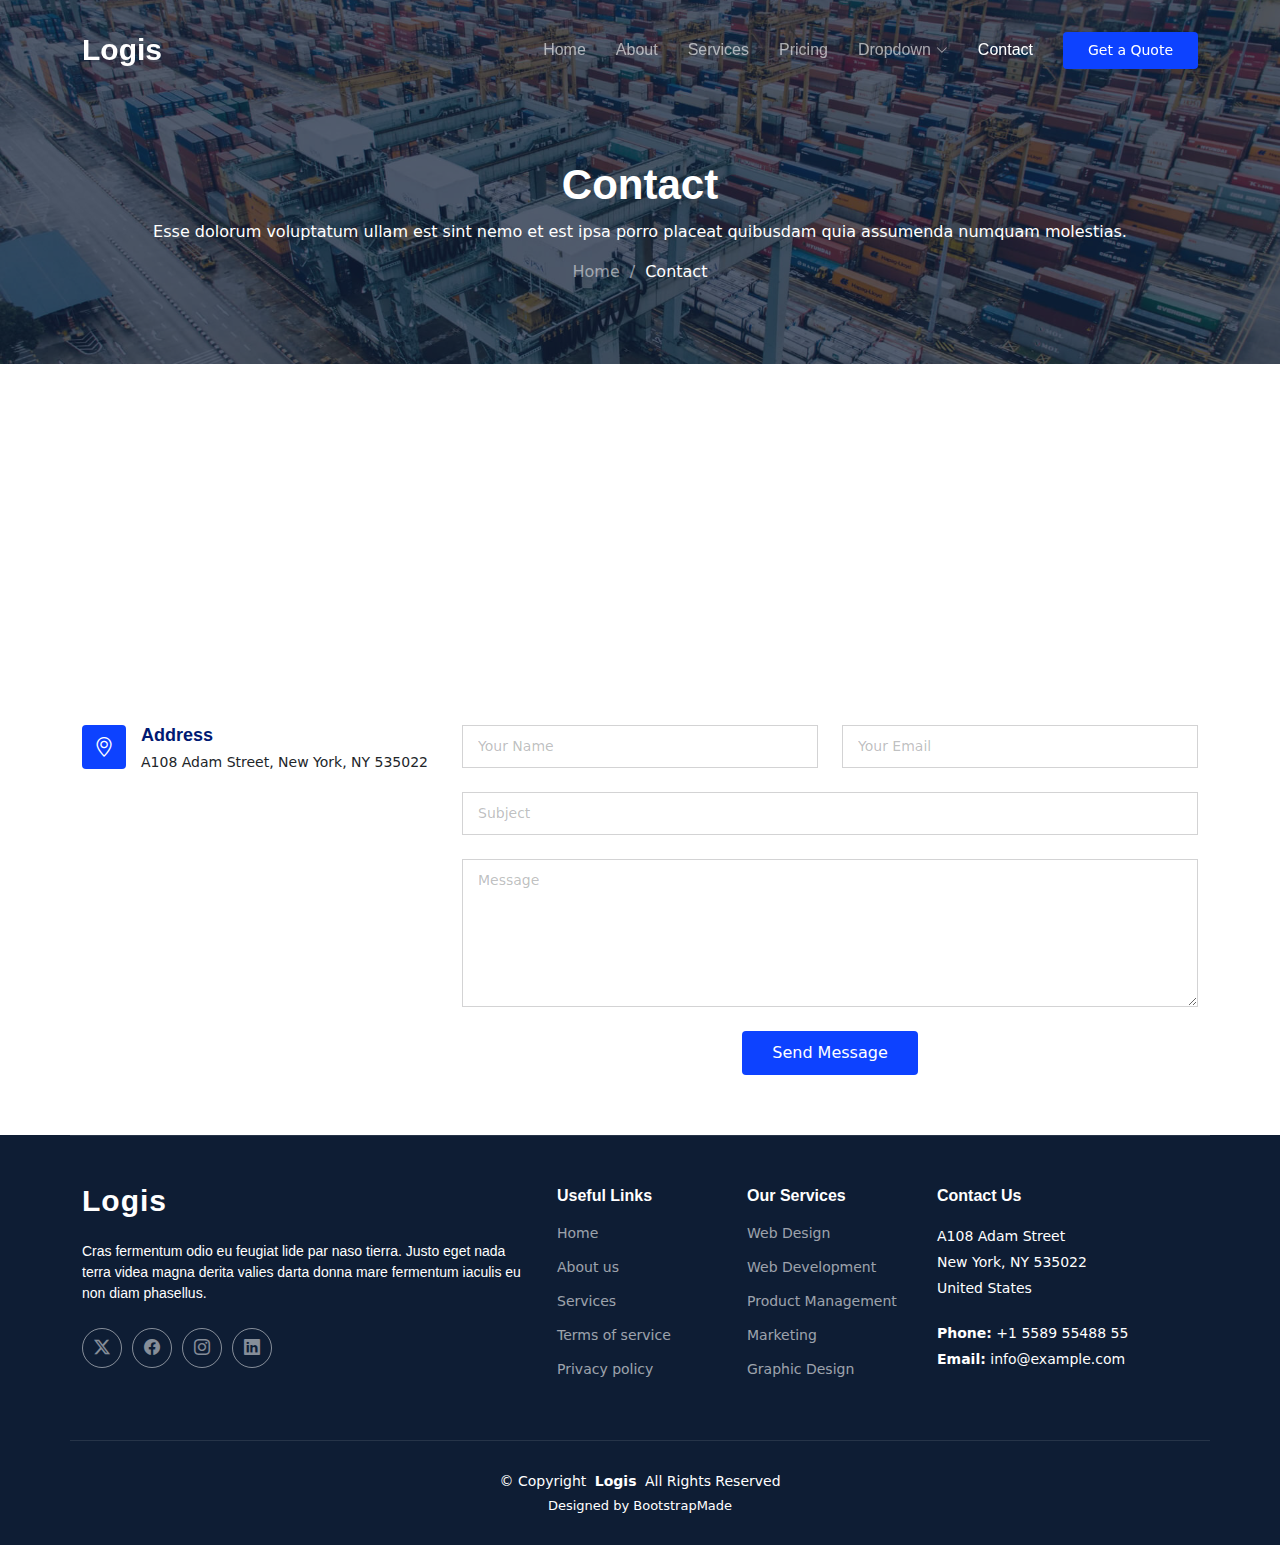
<file: contact.html>
<!DOCTYPE html>
<html lang="en">

<head>
  <meta charset="utf-8">
  <meta content="width=device-width, initial-scale=1.0" name="viewport">
  <title>Contact - Logis Bootstrap Template</title>
  <meta content="" name="description">
  <meta content="" name="keywords">

  <!-- Favicons -->
  <link href="assets/img/favicon.png" rel="icon">
  <link href="assets/img/apple-touch-icon.png" rel="apple-touch-icon">

  <!-- Fonts -->
  <link href="https://fonts.googleapis.com" rel="preconnect">
  <link href="https://fonts.gstatic.com" rel="preconnect" crossorigin>
  <link href="https://fonts.googleapis.com/css2?family=Roboto:ital,wght@0,100;0,300;0,400;0,500;0,700;0,900;1,100;1,300;1,400;1,500;1,700;1,900&family=Poppins:ital,wght@0,100;0,200;0,300;0,400;0,500;0,600;0,700;0,800;0,900;1,100;1,200;1,300;1,400;1,500;1,600;1,700;1,800;1,900&display=swap" rel="stylesheet">

  <!-- Vendor CSS Files -->
  <link href="assets/vendor/bootstrap/css/bootstrap.min.css" rel="stylesheet">
  <link href="assets/vendor/bootstrap-icons/bootstrap-icons.css" rel="stylesheet">
  <link href="assets/vendor/aos/aos.css" rel="stylesheet">
  <link href="assets/vendor/fontawesome-free/css/all.min.css" rel="stylesheet">
  <link href="assets/vendor/glightbox/css/glightbox.min.css" rel="stylesheet">
  <link href="assets/vendor/swiper/swiper-bundle.min.css" rel="stylesheet">

  <!-- Main CSS File -->
  <link href="assets/css/main.css" rel="stylesheet">

  <!-- =======================================================
  * Template Name: Logis
  * Template URL: https://bootstrapmade.com/logis-bootstrap-logistics-website-template/
  * Updated: Jun 06 2024 with Bootstrap v5.3.3
  * Author: BootstrapMade.com
  * License: https://bootstrapmade.com/license/
  ======================================================== -->
</head>

<body class="contact-page">

  <header id="header" class="header d-flex align-items-center fixed-top">
    <div class="container-fluid container-xl position-relative d-flex align-items-center">

      <a href="index.html" class="logo d-flex align-items-center me-auto">
        <!-- Uncomment the line below if you also wish to use an image logo -->
        <!-- <img src="assets/img/logo.png" alt=""> -->
        <h1 class="sitename">Logis</h1>
      </a>

      <nav id="navmenu" class="navmenu">
        <ul>
          <li><a href="index.html">Home<br></a></li>
          <li><a href="about.html">About</a></li>
          <li><a href="services.html">Services</a></li>
          <li><a href="pricing.html">Pricing</a></li>
          <li class="dropdown"><a href="#"><span>Dropdown</span> <i class="bi bi-chevron-down toggle-dropdown"></i></a>
            <ul>
              <li><a href="#">Dropdown 1</a></li>
              <li class="dropdown"><a href="#"><span>Deep Dropdown</span> <i class="bi bi-chevron-down toggle-dropdown"></i></a>
                <ul>
                  <li><a href="#">Deep Dropdown 1</a></li>
                  <li><a href="#">Deep Dropdown 2</a></li>
                  <li><a href="#">Deep Dropdown 3</a></li>
                  <li><a href="#">Deep Dropdown 4</a></li>
                  <li><a href="#">Deep Dropdown 5</a></li>
                </ul>
              </li>
              <li><a href="#">Dropdown 2</a></li>
              <li><a href="#">Dropdown 3</a></li>
              <li><a href="#">Dropdown 4</a></li>
            </ul>
          </li>
          <li><a href="contact.html" class="active">Contact</a></li>
        </ul>
        <i class="mobile-nav-toggle d-xl-none bi bi-list"></i>
      </nav>

      <a class="btn-getstarted" href="get-a-quote.html">Get a Quote</a>

    </div>
  </header>

  <main class="main">

    <!-- Page Title -->
    <div class="page-title" data-aos="fade" style="background-image: url(assets/img/page-title-bg.jpg);">
      <div class="container position-relative">
        <h1>Contact</h1>
        <p>Esse dolorum voluptatum ullam est sint nemo et est ipsa porro placeat quibusdam quia assumenda numquam molestias.</p>
        <nav class="breadcrumbs">
          <ol>
            <li><a href="index.html">Home</a></li>
            <li class="current">Contact</li>
          </ol>
        </nav>
      </div>
    </div><!-- End Page Title -->

    <!-- Contact Section -->
    <section id="contact" class="contact section">

      <div class="container" data-aos="fade-up" data-aos-delay="100">

        <div class="mb-4" data-aos="fade-up" data-aos-delay="200">
          <iframe style="border:0; width: 100%; height: 270px;" src="https://www.google.com/maps/embed?pb=!1m14!1m8!1m3!1d48389.78314118045!2d-74.006138!3d40.710059!3m2!1i1024!2i768!4f13.1!3m3!1m2!1s0x89c25a22a3bda30d%3A0xb89d1fe6bc499443!2sDowntown%20Conference%20Center!5e0!3m2!1sen!2sus!4v1676961268712!5m2!1sen!2sus" frameborder="0" allowfullscreen="" loading="lazy" referrerpolicy="no-referrer-when-downgrade"></iframe>
        </div><!-- End Google Maps -->

        <div class="row gy-4">

          <div class="col-lg-4">
            <div class="info-item d-flex" data-aos="fade-up" data-aos-delay="300">
              <i class="bi bi-geo-alt flex-shrink-0"></i>
              <div>
                <h3>Address</h3>
                <p>A108 Adam Street, New York, NY 535022</p>
              </div>
            </div><!-- End Info Item -->

            <div class="info-item d-flex" data-aos="fade-up" data-aos-delay="400">
              <i class="bi bi-telephone flex-shrink-0"></i>
              <div>
                <h3>Call Us</h3>
                <p>+1 5589 55488 55</p>
              </div>
            </div><!-- End Info Item -->

            <div class="info-item d-flex" data-aos="fade-up" data-aos-delay="500">
              <i class="bi bi-envelope flex-shrink-0"></i>
              <div>
                <h3>Email Us</h3>
                <p>info@example.com</p>
              </div>
            </div><!-- End Info Item -->

          </div>

          <div class="col-lg-8">
            <form action="forms/contact.php" method="post" class="php-email-form" data-aos="fade-up" data-aos-delay="200">
              <div class="row gy-4">

                <div class="col-md-6">
                  <input type="text" name="name" class="form-control" placeholder="Your Name" required="">
                </div>

                <div class="col-md-6 ">
                  <input type="email" class="form-control" name="email" placeholder="Your Email" required="">
                </div>

                <div class="col-md-12">
                  <input type="text" class="form-control" name="subject" placeholder="Subject" required="">
                </div>

                <div class="col-md-12">
                  <textarea class="form-control" name="message" rows="6" placeholder="Message" required=""></textarea>
                </div>

                <div class="col-md-12 text-center">
                  <div class="loading">Loading</div>
                  <div class="error-message"></div>
                  <div class="sent-message">Your message has been sent. Thank you!</div>

                  <button type="submit">Send Message</button>
                </div>

              </div>
            </form>
          </div><!-- End Contact Form -->

        </div>

      </div>

    </section><!-- /Contact Section -->

  </main>

  <footer id="footer" class="footer">

    <div class="container footer-top">
      <div class="row gy-4">
        <div class="col-lg-5 col-md-12 footer-about">
          <a href="index.html" class="logo d-flex align-items-center">
            <span class="sitename">Logis</span>
          </a>
          <p>Cras fermentum odio eu feugiat lide par naso tierra. Justo eget nada terra videa magna derita valies darta donna mare fermentum iaculis eu non diam phasellus.</p>
          <div class="social-links d-flex mt-4">
            <a href=""><i class="bi bi-twitter-x"></i></a>
            <a href=""><i class="bi bi-facebook"></i></a>
            <a href=""><i class="bi bi-instagram"></i></a>
            <a href=""><i class="bi bi-linkedin"></i></a>
          </div>
        </div>

        <div class="col-lg-2 col-6 footer-links">
          <h4>Useful Links</h4>
          <ul>
            <li><a href="#">Home</a></li>
            <li><a href="#">About us</a></li>
            <li><a href="#">Services</a></li>
            <li><a href="#">Terms of service</a></li>
            <li><a href="#">Privacy policy</a></li>
          </ul>
        </div>

        <div class="col-lg-2 col-6 footer-links">
          <h4>Our Services</h4>
          <ul>
            <li><a href="#">Web Design</a></li>
            <li><a href="#">Web Development</a></li>
            <li><a href="#">Product Management</a></li>
            <li><a href="#">Marketing</a></li>
            <li><a href="#">Graphic Design</a></li>
          </ul>
        </div>

        <div class="col-lg-3 col-md-12 footer-contact text-center text-md-start">
          <h4>Contact Us</h4>
          <p>A108 Adam Street</p>
          <p>New York, NY 535022</p>
          <p>United States</p>
          <p class="mt-4"><strong>Phone:</strong> <span>+1 5589 55488 55</span></p>
          <p><strong>Email:</strong> <span>info@example.com</span></p>
        </div>

      </div>
    </div>

    <div class="container copyright text-center mt-4">
      <p>© <span>Copyright</span> <strong class="px-1 sitename">Logis</strong> <span>All Rights Reserved</span></p>
      <div class="credits">
        <!-- All the links in the footer should remain intact. -->
        <!-- You can delete the links only if you've purchased the pro version. -->
        <!-- Licensing information: https://bootstrapmade.com/license/ -->
        <!-- Purchase the pro version with working PHP/AJAX contact form: [buy-url] -->
        Designed by <a href="https://bootstrapmade.com/">BootstrapMade</a>
      </div>
    </div>

  </footer>

  <!-- Scroll Top -->
  <a href="#" id="scroll-top" class="scroll-top d-flex align-items-center justify-content-center"><i class="bi bi-arrow-up-short"></i></a>

  <!-- Preloader -->
  <div id="preloader"></div>

  <!-- Vendor JS Files -->
  <script src="assets/vendor/bootstrap/js/bootstrap.bundle.min.js"></script>
  <script src="assets/vendor/php-email-form/validate.js"></script>
  <script src="assets/vendor/aos/aos.js"></script>
  <script src="assets/vendor/purecounter/purecounter_vanilla.js"></script>
  <script src="assets/vendor/glightbox/js/glightbox.min.js"></script>
  <script src="assets/vendor/swiper/swiper-bundle.min.js"></script>

  <!-- Main JS File -->
  <script src="assets/js/main.js"></script>

</body>

</html>
</file>
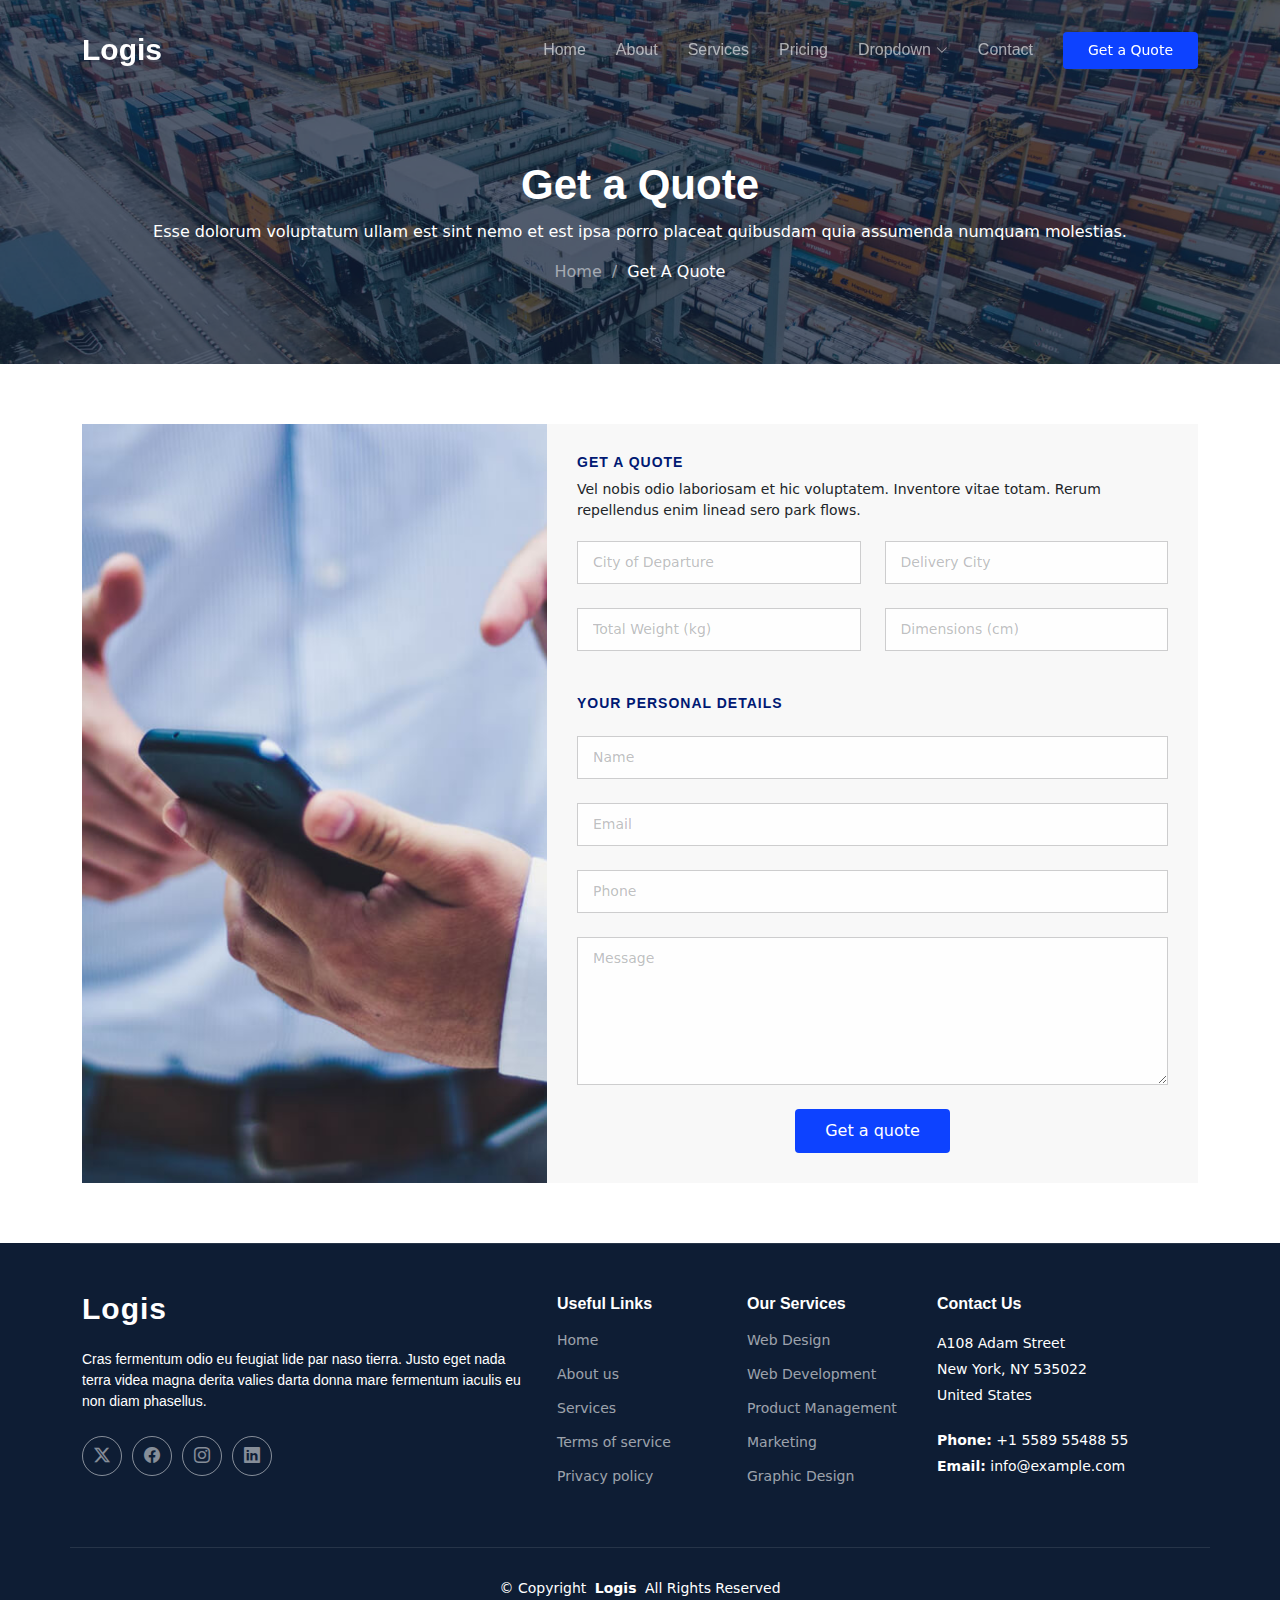
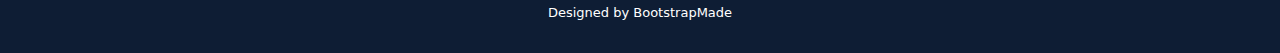
<file: get-a-quote.html>
<!DOCTYPE html>
<html lang="en">

<head>
  <meta charset="utf-8">
  <meta content="width=device-width, initial-scale=1.0" name="viewport">
  <title>Get A Quote - Logis Bootstrap Template</title>
  <meta content="" name="description">
  <meta content="" name="keywords">

  <!-- Favicons -->
  <link href="assets/img/favicon.png" rel="icon">
  <link href="assets/img/apple-touch-icon.png" rel="apple-touch-icon">

  <!-- Fonts -->
  <link href="https://fonts.googleapis.com" rel="preconnect">
  <link href="https://fonts.gstatic.com" rel="preconnect" crossorigin>
  <link href="https://fonts.googleapis.com/css2?family=Roboto:ital,wght@0,100;0,300;0,400;0,500;0,700;0,900;1,100;1,300;1,400;1,500;1,700;1,900&family=Poppins:ital,wght@0,100;0,200;0,300;0,400;0,500;0,600;0,700;0,800;0,900;1,100;1,200;1,300;1,400;1,500;1,600;1,700;1,800;1,900&display=swap" rel="stylesheet">

  <!-- Vendor CSS Files -->
  <link href="assets/vendor/bootstrap/css/bootstrap.min.css" rel="stylesheet">
  <link href="assets/vendor/bootstrap-icons/bootstrap-icons.css" rel="stylesheet">
  <link href="assets/vendor/aos/aos.css" rel="stylesheet">
  <link href="assets/vendor/fontawesome-free/css/all.min.css" rel="stylesheet">
  <link href="assets/vendor/glightbox/css/glightbox.min.css" rel="stylesheet">
  <link href="assets/vendor/swiper/swiper-bundle.min.css" rel="stylesheet">

  <!-- Main CSS File -->
  <link href="assets/css/main.css" rel="stylesheet">

  <!-- =======================================================
  * Template Name: Logis
  * Template URL: https://bootstrapmade.com/logis-bootstrap-logistics-website-template/
  * Updated: Jun 06 2024 with Bootstrap v5.3.3
  * Author: BootstrapMade.com
  * License: https://bootstrapmade.com/license/
  ======================================================== -->
</head>

<body class="get-a-quote-page">

  <header id="header" class="header d-flex align-items-center fixed-top">
    <div class="container-fluid container-xl position-relative d-flex align-items-center">

      <a href="index.html" class="logo d-flex align-items-center me-auto">
        <!-- Uncomment the line below if you also wish to use an image logo -->
        <!-- <img src="assets/img/logo.png" alt=""> -->
        <h1 class="sitename">Logis</h1>
      </a>

      <nav id="navmenu" class="navmenu">
        <ul>
          <li><a href="index.html">Home<br></a></li>
          <li><a href="about.html">About</a></li>
          <li><a href="services.html">Services</a></li>
          <li><a href="pricing.html">Pricing</a></li>
          <li class="dropdown"><a href="#"><span>Dropdown</span> <i class="bi bi-chevron-down toggle-dropdown"></i></a>
            <ul>
              <li><a href="#">Dropdown 1</a></li>
              <li class="dropdown"><a href="#"><span>Deep Dropdown</span> <i class="bi bi-chevron-down toggle-dropdown"></i></a>
                <ul>
                  <li><a href="#">Deep Dropdown 1</a></li>
                  <li><a href="#">Deep Dropdown 2</a></li>
                  <li><a href="#">Deep Dropdown 3</a></li>
                  <li><a href="#">Deep Dropdown 4</a></li>
                  <li><a href="#">Deep Dropdown 5</a></li>
                </ul>
              </li>
              <li><a href="#">Dropdown 2</a></li>
              <li><a href="#">Dropdown 3</a></li>
              <li><a href="#">Dropdown 4</a></li>
            </ul>
          </li>
          <li><a href="contact.html">Contact</a></li>
        </ul>
        <i class="mobile-nav-toggle d-xl-none bi bi-list"></i>
      </nav>

      <a class="btn-getstarted" href="get-a-quote.html">Get a Quote</a>

    </div>
  </header>

  <main class="main">

    <!-- Page Title -->
    <div class="page-title position-relative" data-aos="fade" style="background-image: url(assets/img/page-title-bg.jpg);">
      <div class="container position-relative">
        <h1>Get a Quote</h1>
        <p>Esse dolorum voluptatum ullam est sint nemo et est ipsa porro placeat quibusdam quia assumenda numquam molestias.</p>
        <nav class="breadcrumbs">
          <ol>
            <li><a href="index.html">Home</a></li>
            <li class="current">Get A Quote</li>
          </ol>
        </nav>
      </div>
    </div><!-- End Page Title -->

    <!-- Get A Quote Section -->
    <section id="get-a-quote" class="get-a-quote section">

      <div class="container">

        <div class="row g-0" data-aos="fade-up" data-aos-delay="100">

          <div class="col-lg-5 quote-bg" style="background-image: url(assets/img/quote-bg.jpg);"></div>

          <div class="col-lg-7" data-aos="fade-up" data-aos-delay="200">
            <form action="forms/get-a-quote.php" method="post" class="php-email-form">
              <h3>Get a quote</h3>
              <p>Vel nobis odio laboriosam et hic voluptatem. Inventore vitae totam. Rerum repellendus enim linead sero park flows.</p>

              <div class="row gy-4">

                <div class="col-md-6">
                  <input type="text" name="departure" class="form-control" placeholder="City of Departure" required="">
                </div>

                <div class="col-md-6">
                  <input type="text" name="delivery" class="form-control" placeholder="Delivery City" required="">
                </div>

                <div class="col-md-6">
                  <input type="text" name="weight" class="form-control" placeholder="Total Weight (kg)" required="">
                </div>

                <div class="col-md-6">
                  <input type="text" name="dimensions" class="form-control" placeholder="Dimensions (cm)" required="">
                </div>

                <div class="col-lg-12">
                  <h4>Your Personal Details</h4>
                </div>

                <div class="col-md-12">
                  <input type="text" name="name" class="form-control" placeholder="Name" required="">
                </div>

                <div class="col-md-12 ">
                  <input type="email" class="form-control" name="email" placeholder="Email" required="">
                </div>

                <div class="col-md-12">
                  <input type="text" class="form-control" name="phone" placeholder="Phone" required="">
                </div>

                <div class="col-md-12">
                  <textarea class="form-control" name="message" rows="6" placeholder="Message" required=""></textarea>
                </div>

                <div class="col-md-12 text-center">
                  <div class="loading">Loading</div>
                  <div class="error-message"></div>
                  <div class="sent-message">Your quote request has been sent successfully. Thank you!</div>

                  <button type="submit">Get a quote</button>
                </div>

              </div>
            </form>
          </div><!-- End Quote Form -->

        </div>

      </div>

    </section><!-- /Get A Quote Section -->

  </main>

  <footer id="footer" class="footer">

    <div class="container footer-top">
      <div class="row gy-4">
        <div class="col-lg-5 col-md-12 footer-about">
          <a href="index.html" class="logo d-flex align-items-center">
            <span class="sitename">Logis</span>
          </a>
          <p>Cras fermentum odio eu feugiat lide par naso tierra. Justo eget nada terra videa magna derita valies darta donna mare fermentum iaculis eu non diam phasellus.</p>
          <div class="social-links d-flex mt-4">
            <a href=""><i class="bi bi-twitter-x"></i></a>
            <a href=""><i class="bi bi-facebook"></i></a>
            <a href=""><i class="bi bi-instagram"></i></a>
            <a href=""><i class="bi bi-linkedin"></i></a>
          </div>
        </div>

        <div class="col-lg-2 col-6 footer-links">
          <h4>Useful Links</h4>
          <ul>
            <li><a href="#">Home</a></li>
            <li><a href="#">About us</a></li>
            <li><a href="#">Services</a></li>
            <li><a href="#">Terms of service</a></li>
            <li><a href="#">Privacy policy</a></li>
          </ul>
        </div>

        <div class="col-lg-2 col-6 footer-links">
          <h4>Our Services</h4>
          <ul>
            <li><a href="#">Web Design</a></li>
            <li><a href="#">Web Development</a></li>
            <li><a href="#">Product Management</a></li>
            <li><a href="#">Marketing</a></li>
            <li><a href="#">Graphic Design</a></li>
          </ul>
        </div>

        <div class="col-lg-3 col-md-12 footer-contact text-center text-md-start">
          <h4>Contact Us</h4>
          <p>A108 Adam Street</p>
          <p>New York, NY 535022</p>
          <p>United States</p>
          <p class="mt-4"><strong>Phone:</strong> <span>+1 5589 55488 55</span></p>
          <p><strong>Email:</strong> <span>info@example.com</span></p>
        </div>

      </div>
    </div>

    <div class="container copyright text-center mt-4">
      <p>© <span>Copyright</span> <strong class="px-1 sitename">Logis</strong> <span>All Rights Reserved</span></p>
      <div class="credits">
        <!-- All the links in the footer should remain intact. -->
        <!-- You can delete the links only if you've purchased the pro version. -->
        <!-- Licensing information: https://bootstrapmade.com/license/ -->
        <!-- Purchase the pro version with working PHP/AJAX contact form: [buy-url] -->
        Designed by <a href="https://bootstrapmade.com/">BootstrapMade</a>
      </div>
    </div>

  </footer>

  <!-- Scroll Top -->
  <a href="#" id="scroll-top" class="scroll-top d-flex align-items-center justify-content-center"><i class="bi bi-arrow-up-short"></i></a>

  <!-- Preloader -->
  <div id="preloader"></div>

  <!-- Vendor JS Files -->
  <script src="assets/vendor/bootstrap/js/bootstrap.bundle.min.js"></script>
  <script src="assets/vendor/php-email-form/validate.js"></script>
  <script src="assets/vendor/aos/aos.js"></script>
  <script src="assets/vendor/purecounter/purecounter_vanilla.js"></script>
  <script src="assets/vendor/glightbox/js/glightbox.min.js"></script>
  <script src="assets/vendor/swiper/swiper-bundle.min.js"></script>

  <!-- Main JS File -->
  <script src="assets/js/main.js"></script>

</body>

</html>
</file>
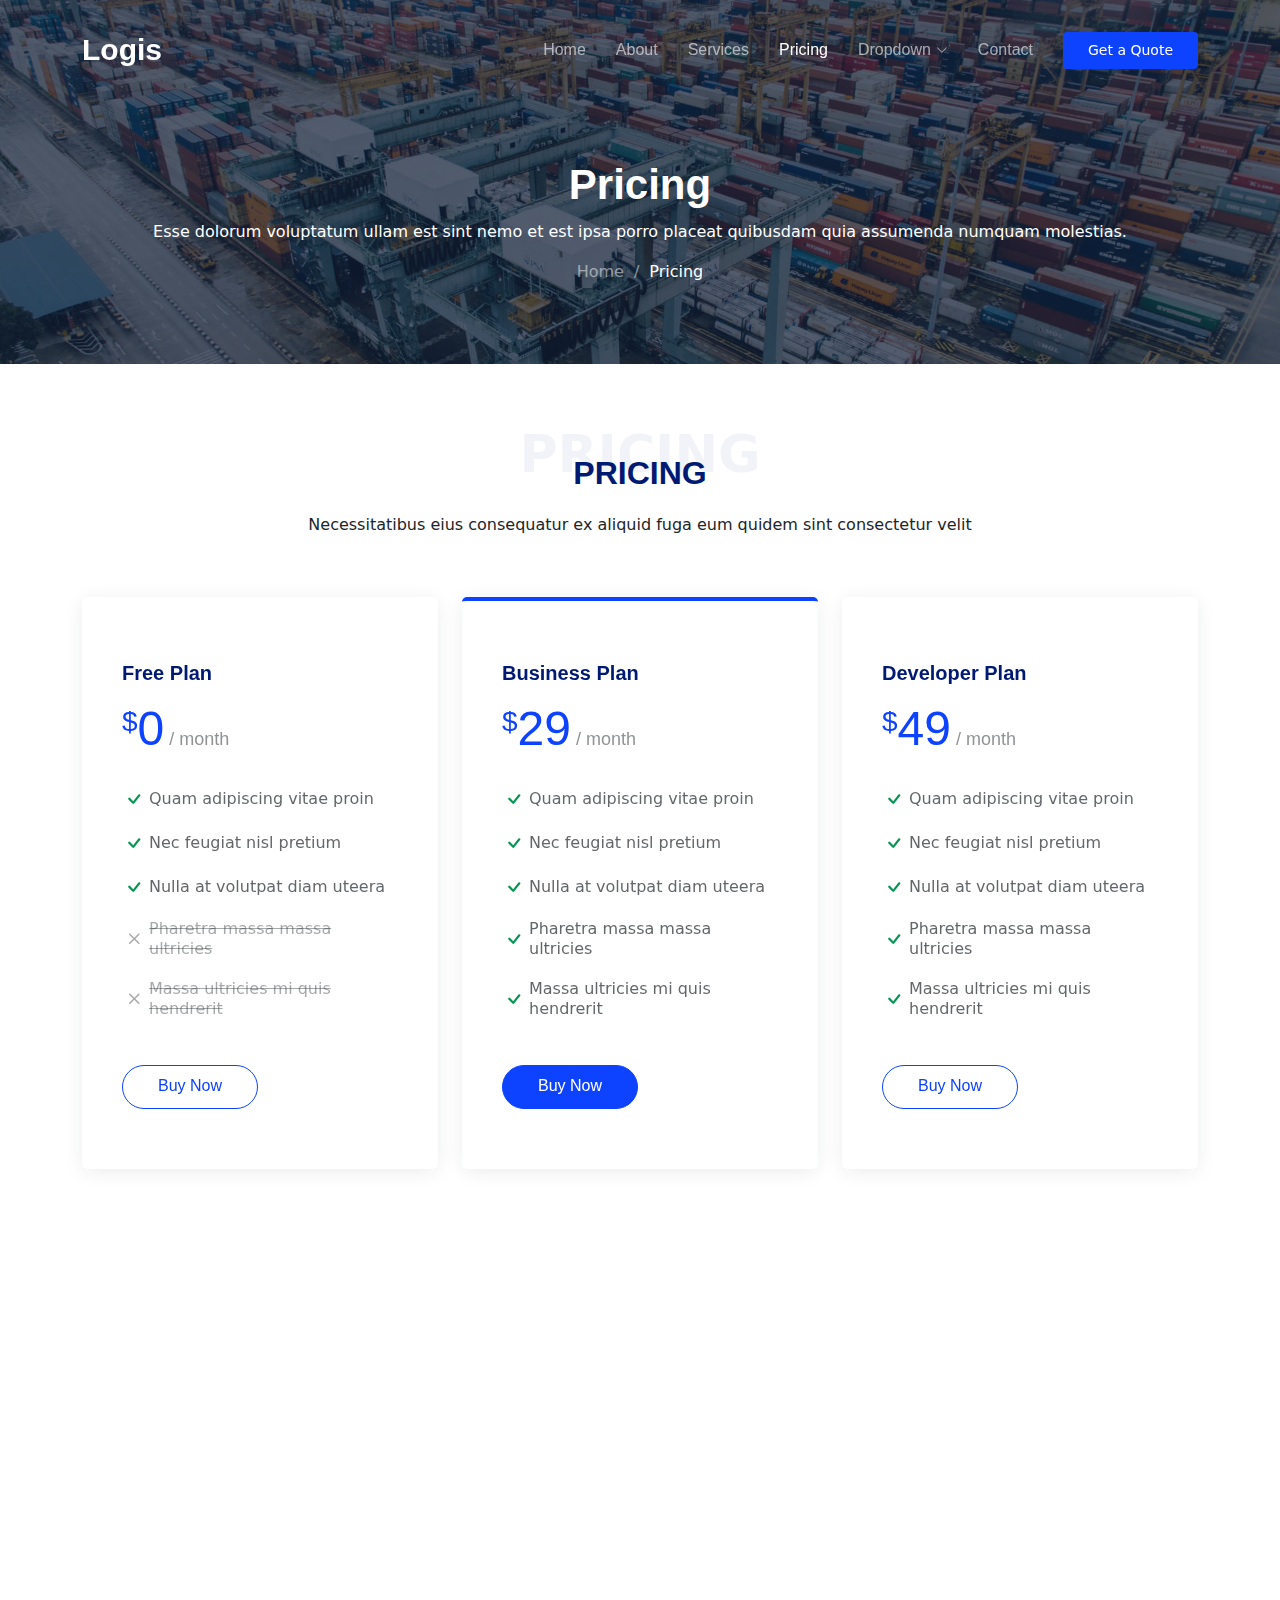
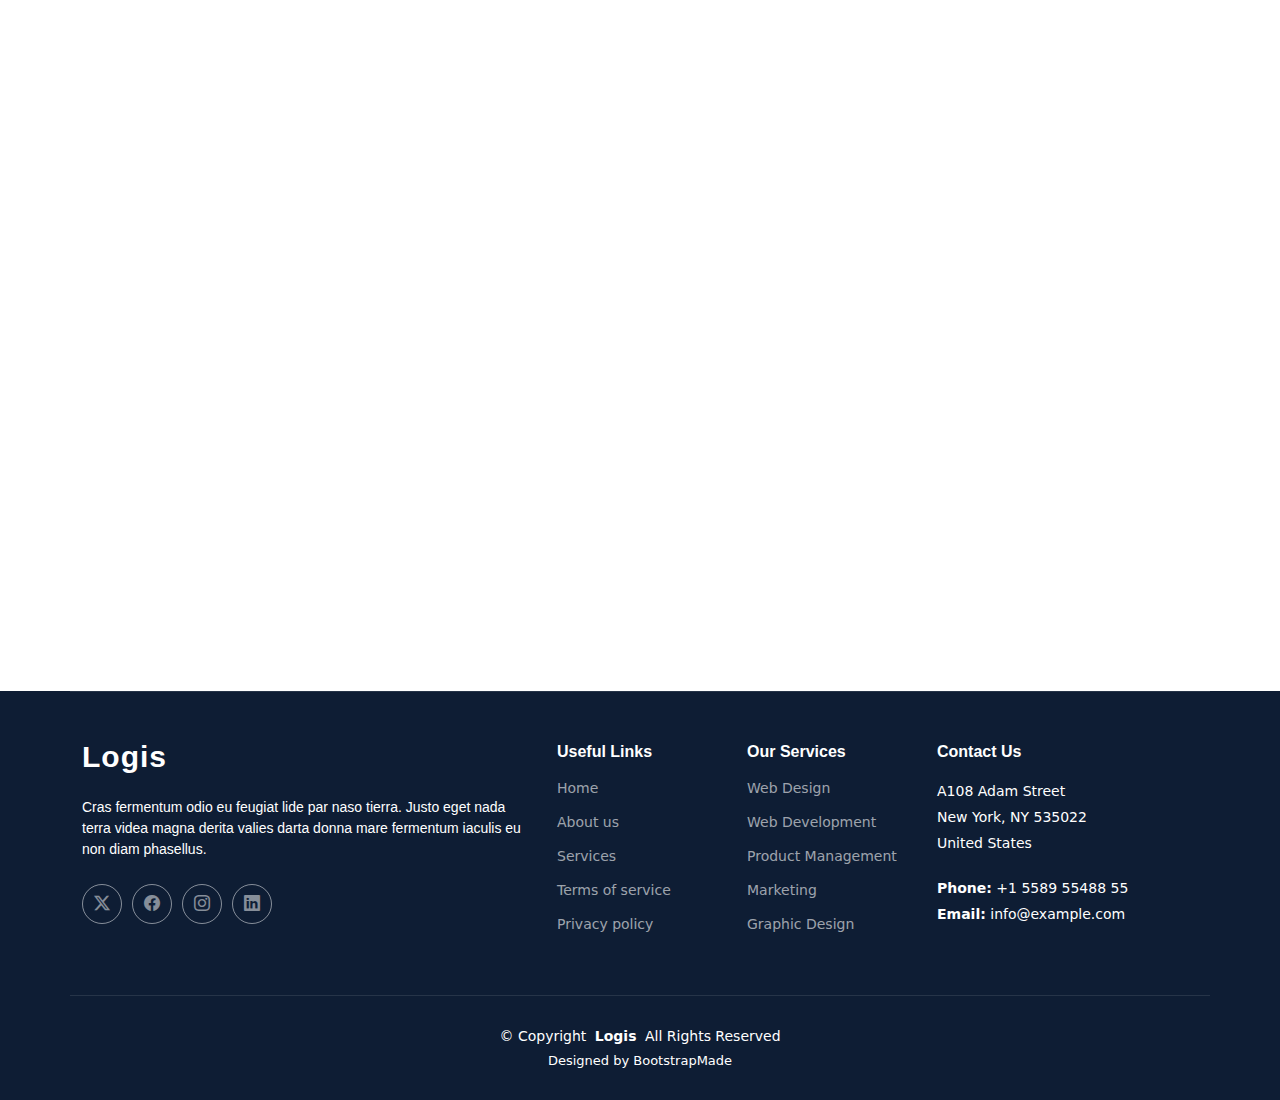
<file: pricing.html>
<!DOCTYPE html>
<html lang="en">

<head>
  <meta charset="utf-8">
  <meta content="width=device-width, initial-scale=1.0" name="viewport">
  <title>Pricing - Logis Bootstrap Template</title>
  <meta content="" name="description">
  <meta content="" name="keywords">

  <!-- Favicons -->
  <link href="assets/img/favicon.png" rel="icon">
  <link href="assets/img/apple-touch-icon.png" rel="apple-touch-icon">

  <!-- Fonts -->
  <link href="https://fonts.googleapis.com" rel="preconnect">
  <link href="https://fonts.gstatic.com" rel="preconnect" crossorigin>
  <link href="https://fonts.googleapis.com/css2?family=Roboto:ital,wght@0,100;0,300;0,400;0,500;0,700;0,900;1,100;1,300;1,400;1,500;1,700;1,900&family=Poppins:ital,wght@0,100;0,200;0,300;0,400;0,500;0,600;0,700;0,800;0,900;1,100;1,200;1,300;1,400;1,500;1,600;1,700;1,800;1,900&display=swap" rel="stylesheet">

  <!-- Vendor CSS Files -->
  <link href="assets/vendor/bootstrap/css/bootstrap.min.css" rel="stylesheet">
  <link href="assets/vendor/bootstrap-icons/bootstrap-icons.css" rel="stylesheet">
  <link href="assets/vendor/aos/aos.css" rel="stylesheet">
  <link href="assets/vendor/fontawesome-free/css/all.min.css" rel="stylesheet">
  <link href="assets/vendor/glightbox/css/glightbox.min.css" rel="stylesheet">
  <link href="assets/vendor/swiper/swiper-bundle.min.css" rel="stylesheet">

  <!-- Main CSS File -->
  <link href="assets/css/main.css" rel="stylesheet">

  <!-- =======================================================
  * Template Name: Logis
  * Template URL: https://bootstrapmade.com/logis-bootstrap-logistics-website-template/
  * Updated: Jun 06 2024 with Bootstrap v5.3.3
  * Author: BootstrapMade.com
  * License: https://bootstrapmade.com/license/
  ======================================================== -->
</head>

<body class="pricing-page">

  <header id="header" class="header d-flex align-items-center fixed-top">
    <div class="container-fluid container-xl position-relative d-flex align-items-center">

      <a href="index.html" class="logo d-flex align-items-center me-auto">
        <!-- Uncomment the line below if you also wish to use an image logo -->
        <!-- <img src="assets/img/logo.png" alt=""> -->
        <h1 class="sitename">Logis</h1>
      </a>

      <nav id="navmenu" class="navmenu">
        <ul>
          <li><a href="index.html">Home<br></a></li>
          <li><a href="about.html">About</a></li>
          <li><a href="services.html">Services</a></li>
          <li><a href="pricing.html" class="active">Pricing</a></li>
          <li class="dropdown"><a href="#"><span>Dropdown</span> <i class="bi bi-chevron-down toggle-dropdown"></i></a>
            <ul>
              <li><a href="#">Dropdown 1</a></li>
              <li class="dropdown"><a href="#"><span>Deep Dropdown</span> <i class="bi bi-chevron-down toggle-dropdown"></i></a>
                <ul>
                  <li><a href="#">Deep Dropdown 1</a></li>
                  <li><a href="#">Deep Dropdown 2</a></li>
                  <li><a href="#">Deep Dropdown 3</a></li>
                  <li><a href="#">Deep Dropdown 4</a></li>
                  <li><a href="#">Deep Dropdown 5</a></li>
                </ul>
              </li>
              <li><a href="#">Dropdown 2</a></li>
              <li><a href="#">Dropdown 3</a></li>
              <li><a href="#">Dropdown 4</a></li>
            </ul>
          </li>
          <li><a href="contact.html">Contact</a></li>
        </ul>
        <i class="mobile-nav-toggle d-xl-none bi bi-list"></i>
      </nav>

      <a class="btn-getstarted" href="get-a-quote.html">Get a Quote</a>

    </div>
  </header>

  <main class="main">

    <!-- Page Title -->
    <div class="page-title" data-aos="fade" style="background-image: url(assets/img/page-title-bg.jpg);">
      <div class="container position-relative">
        <h1>Pricing</h1>
        <p>Esse dolorum voluptatum ullam est sint nemo et est ipsa porro placeat quibusdam quia assumenda numquam molestias.</p>
        <nav class="breadcrumbs">
          <ol>
            <li><a href="index.html">Home</a></li>
            <li class="current">Pricing</li>
          </ol>
        </nav>
      </div>
    </div><!-- End Page Title -->

    <!-- Pricing Section -->
    <section id="pricing" class="pricing section">

      <!-- Section Title -->
      <div class="container section-title" data-aos="fade-up">
        <span>Pricing</span>
        <h2>Pricing</h2>
        <p>Necessitatibus eius consequatur ex aliquid fuga eum quidem sint consectetur velit</p>
      </div><!-- End Section Title -->

      <div class="container">

        <div class="row gy-4">

          <div class="col-lg-4" data-aos="zoom-in" data-aos-delay="100">
            <div class="pricing-item">
              <h3>Free Plan</h3>
              <h4><sup>$</sup>0<span> / month</span></h4>
              <ul>
                <li><i class="bi bi-check"></i> <span>Quam adipiscing vitae proin</span></li>
                <li><i class="bi bi-check"></i> <span>Nec feugiat nisl pretium</span></li>
                <li><i class="bi bi-check"></i> <span>Nulla at volutpat diam uteera</span></li>
                <li class="na"><i class="bi bi-x"></i> <span>Pharetra massa massa ultricies</span></li>
                <li class="na"><i class="bi bi-x"></i> <span>Massa ultricies mi quis hendrerit</span></li>
              </ul>
              <a href="#" class="buy-btn">Buy Now</a>
            </div>
          </div><!-- End Pricing Item -->

          <div class="col-lg-4" data-aos="zoom-in" data-aos-delay="200">
            <div class="pricing-item featured">
              <h3>Business Plan</h3>
              <h4><sup>$</sup>29<span> / month</span></h4>
              <ul>
                <li><i class="bi bi-check"></i> <span>Quam adipiscing vitae proin</span></li>
                <li><i class="bi bi-check"></i> <span>Nec feugiat nisl pretium</span></li>
                <li><i class="bi bi-check"></i> <span>Nulla at volutpat diam uteera</span></li>
                <li><i class="bi bi-check"></i> <span>Pharetra massa massa ultricies</span></li>
                <li><i class="bi bi-check"></i> <span>Massa ultricies mi quis hendrerit</span></li>
              </ul>
              <a href="#" class="buy-btn">Buy Now</a>
            </div>
          </div><!-- End Pricing Item -->

          <div class="col-lg-4" data-aos="zoom-in" data-aos-delay="300">
            <div class="pricing-item">
              <h3>Developer Plan</h3>
              <h4><sup>$</sup>49<span> / month</span></h4>
              <ul>
                <li><i class="bi bi-check"></i> <span>Quam adipiscing vitae proin</span></li>
                <li><i class="bi bi-check"></i> <span>Nec feugiat nisl pretium</span></li>
                <li><i class="bi bi-check"></i> <span>Nulla at volutpat diam uteera</span></li>
                <li><i class="bi bi-check"></i> <span>Pharetra massa massa ultricies</span></li>
                <li><i class="bi bi-check"></i> <span>Massa ultricies mi quis hendrerit</span></li>
              </ul>
              <a href="#" class="buy-btn">Buy Now</a>
            </div>
          </div><!-- End Pricing Item -->

        </div>

      </div>

    </section><!-- /Pricing Section -->

    <!-- Alt Pricing Section -->
    <section id="alt-pricing" class="alt-pricing section">

      <!-- Section Title -->
      <div class="container section-title" data-aos="fade-up">
        <span>Alt Pricing<br></span>
        <h2>Alt Pricing</h2>
        <p>Necessitatibus eius consequatur ex aliquid fuga eum quidem sint consectetur velit</p>
      </div><!-- End Section Title -->

      <div class="container">

        <div class="row gy-4 pricing-item" data-aos="fade-up" data-aos-delay="100">
          <div class="col-lg-3 d-flex align-items-center justify-content-center">
            <h3>Free Plan</h3>
          </div>
          <div class="col-lg-3 d-flex align-items-center justify-content-center">
            <h4><sup>$</sup>0<span> / month</span></h4>
          </div>
          <div class="col-lg-3 d-flex align-items-center justify-content-center">
            <ul>
              <li><i class="bi bi-check"></i> <span>Quam adipiscing vitae proin</span></li>
              <li><i class="bi bi-check"></i> <span>Nulla at volutpat diam uteera</span></li>
              <li class="na"><i class="bi bi-x"></i> <span>Pharetra massa massa ultricies</span></li>
            </ul>
          </div>
          <div class="col-lg-3 d-flex align-items-center justify-content-center">
            <div class="text-center"><a href="#" class="buy-btn">Buy Now</a></div>
          </div>
        </div><!-- End Pricing Item -->

        <div class="row gy-4 pricing-item featured mt-4" data-aos="fade-up" data-aos-delay="200">
          <div class="col-lg-3 d-flex align-items-center justify-content-center">
            <h3>Business Plan</h3>
          </div>
          <div class="col-lg-3 d-flex align-items-center justify-content-center">
            <h4><sup>$</sup>29<span> / month</span></h4>
          </div>
          <div class="col-lg-3 d-flex align-items-center justify-content-center">
            <ul>
              <li><i class="bi bi-check"></i> <span>Quam adipiscing vitae proin</span></li>
              <li><i class="bi bi-check"></i> <strong>Nec feugiat nisl pretium</strong></li>
              <li><i class="bi bi-check"></i> <span>Nulla at volutpat diam uteera</span></li>
            </ul>
          </div>
          <div class="col-lg-3 d-flex align-items-center justify-content-center">
            <div class="text-center"><a href="#" class="buy-btn">Buy Now</a></div>
          </div>
        </div><!-- End Pricing Item -->

        <div class="row gy-4 pricing-item mt-4" data-aos="fade-up" data-aos-delay="300">
          <div class="col-lg-3 d-flex align-items-center justify-content-center">
            <h3>Developer Plan</h3>
          </div>
          <div class="col-lg-3 d-flex align-items-center justify-content-center">
            <h4><sup>$</sup>49<span> / month</span></h4>
          </div>
          <div class="col-lg-3 d-flex align-items-center justify-content-center">
            <ul>
              <li><i class="bi bi-check"></i> <span>Quam adipiscing vitae proin</span></li>
              <li><i class="bi bi-check"></i> <span>Nec feugiat nisl pretium</span></li>
              <li><i class="bi bi-check"></i> <span>Nulla at volutpat diam uteera</span></li>
            </ul>
          </div>
          <div class="col-lg-3 d-flex align-items-center justify-content-center">
            <div class="text-center"><a href="#" class="buy-btn">Buy Now</a></div>
          </div>
        </div><!-- End Pricing Item -->

      </div>

    </section><!-- /Alt Pricing Section -->

  </main>

  <footer id="footer" class="footer">

    <div class="container footer-top">
      <div class="row gy-4">
        <div class="col-lg-5 col-md-12 footer-about">
          <a href="index.html" class="logo d-flex align-items-center">
            <span class="sitename">Logis</span>
          </a>
          <p>Cras fermentum odio eu feugiat lide par naso tierra. Justo eget nada terra videa magna derita valies darta donna mare fermentum iaculis eu non diam phasellus.</p>
          <div class="social-links d-flex mt-4">
            <a href=""><i class="bi bi-twitter-x"></i></a>
            <a href=""><i class="bi bi-facebook"></i></a>
            <a href=""><i class="bi bi-instagram"></i></a>
            <a href=""><i class="bi bi-linkedin"></i></a>
          </div>
        </div>

        <div class="col-lg-2 col-6 footer-links">
          <h4>Useful Links</h4>
          <ul>
            <li><a href="#">Home</a></li>
            <li><a href="#">About us</a></li>
            <li><a href="#">Services</a></li>
            <li><a href="#">Terms of service</a></li>
            <li><a href="#">Privacy policy</a></li>
          </ul>
        </div>

        <div class="col-lg-2 col-6 footer-links">
          <h4>Our Services</h4>
          <ul>
            <li><a href="#">Web Design</a></li>
            <li><a href="#">Web Development</a></li>
            <li><a href="#">Product Management</a></li>
            <li><a href="#">Marketing</a></li>
            <li><a href="#">Graphic Design</a></li>
          </ul>
        </div>

        <div class="col-lg-3 col-md-12 footer-contact text-center text-md-start">
          <h4>Contact Us</h4>
          <p>A108 Adam Street</p>
          <p>New York, NY 535022</p>
          <p>United States</p>
          <p class="mt-4"><strong>Phone:</strong> <span>+1 5589 55488 55</span></p>
          <p><strong>Email:</strong> <span>info@example.com</span></p>
        </div>

      </div>
    </div>

    <div class="container copyright text-center mt-4">
      <p>© <span>Copyright</span> <strong class="px-1 sitename">Logis</strong> <span>All Rights Reserved</span></p>
      <div class="credits">
        <!-- All the links in the footer should remain intact. -->
        <!-- You can delete the links only if you've purchased the pro version. -->
        <!-- Licensing information: https://bootstrapmade.com/license/ -->
        <!-- Purchase the pro version with working PHP/AJAX contact form: [buy-url] -->
        Designed by <a href="https://bootstrapmade.com/">BootstrapMade</a>
      </div>
    </div>

  </footer>

  <!-- Scroll Top -->
  <a href="#" id="scroll-top" class="scroll-top d-flex align-items-center justify-content-center"><i class="bi bi-arrow-up-short"></i></a>

  <!-- Preloader -->
  <div id="preloader"></div>

  <!-- Vendor JS Files -->
  <script src="assets/vendor/bootstrap/js/bootstrap.bundle.min.js"></script>
  <script src="assets/vendor/php-email-form/validate.js"></script>
  <script src="assets/vendor/aos/aos.js"></script>
  <script src="assets/vendor/purecounter/purecounter_vanilla.js"></script>
  <script src="assets/vendor/glightbox/js/glightbox.min.js"></script>
  <script src="assets/vendor/swiper/swiper-bundle.min.js"></script>

  <!-- Main JS File -->
  <script src="assets/js/main.js"></script>

</body>

</html>
</file>
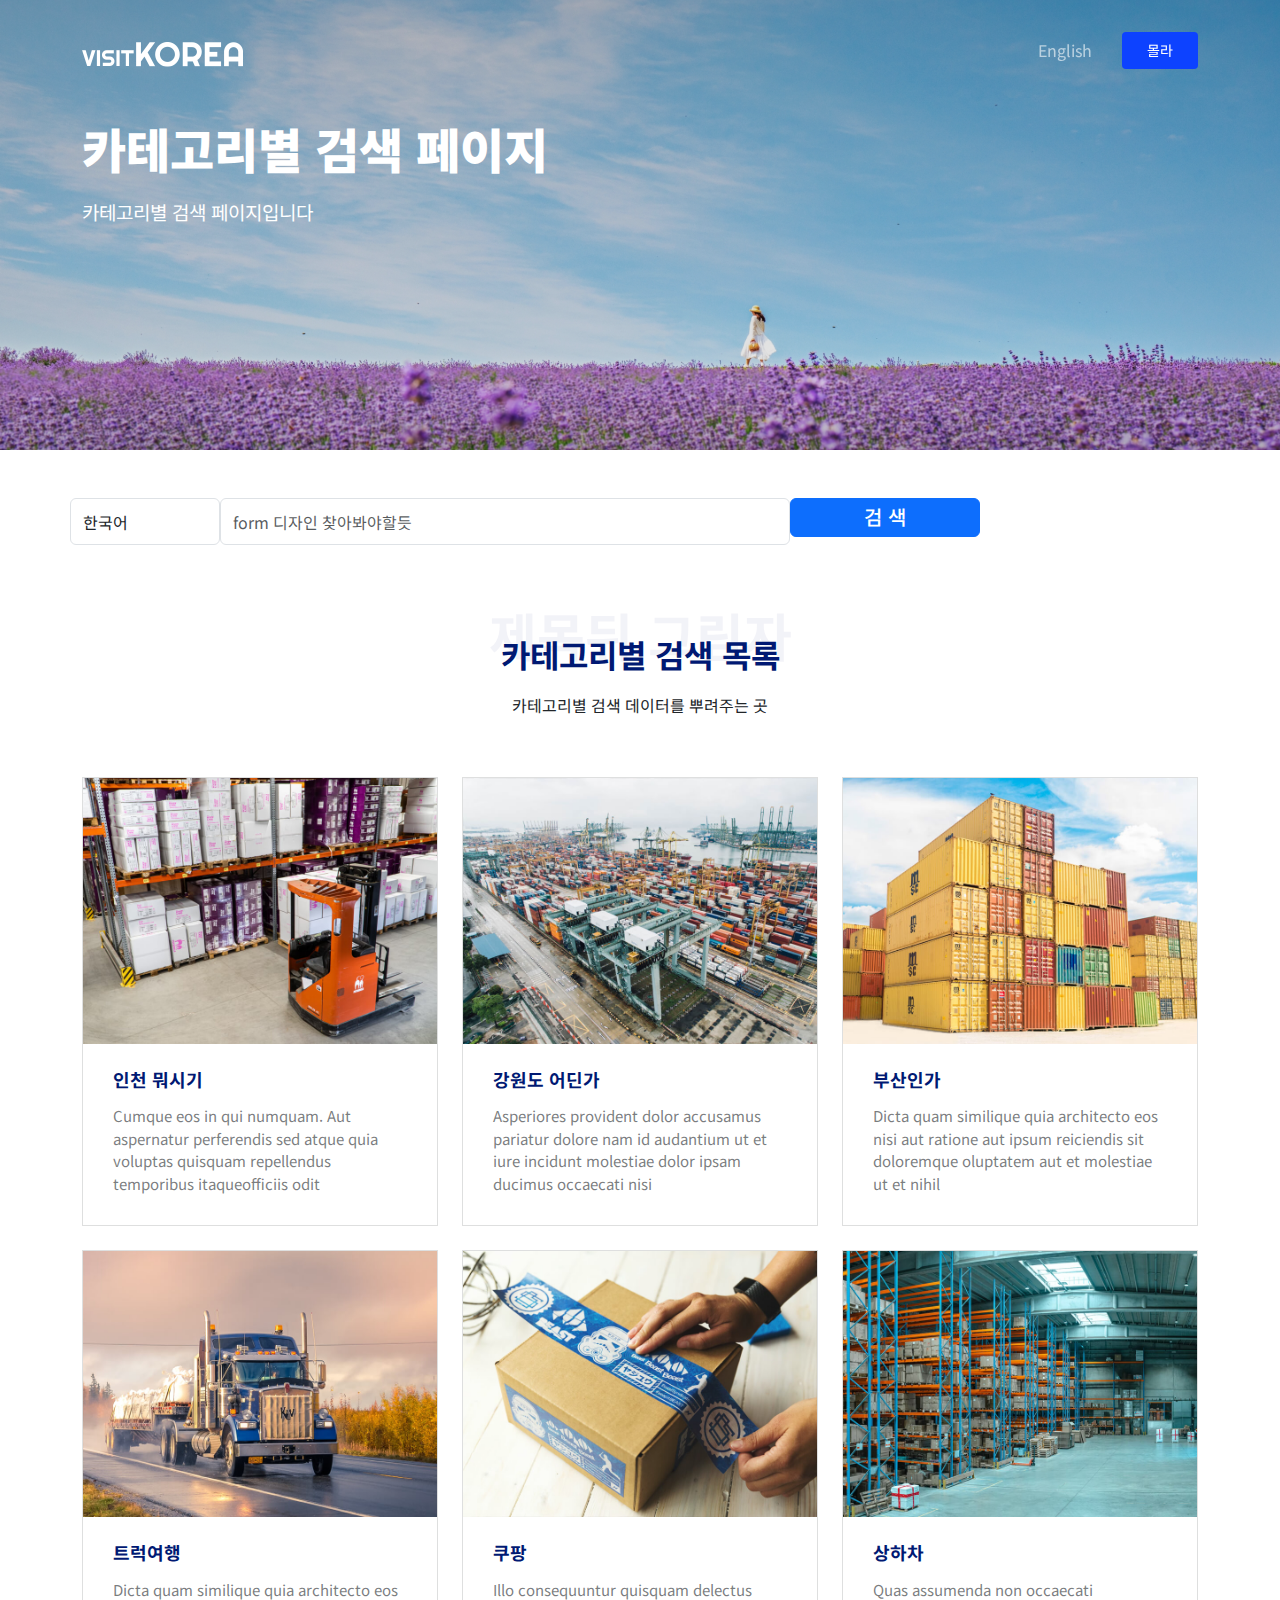
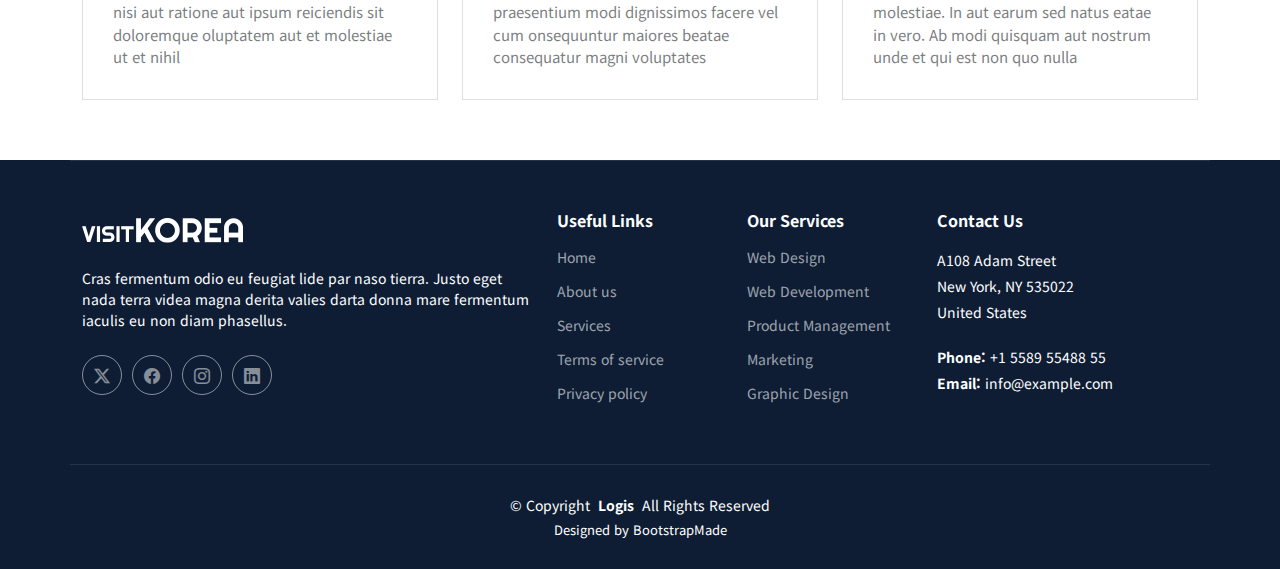
<file: search.html>
<!DOCTYPE html>
<html lang="ko">

<head>
  <meta charset="utf-8">
  <meta content="width=device-width, initial-scale=1.0" name="viewport">
  <title>다국어 관광정보 | VISITKorea</title>
  <meta content="" name="description">
  <meta content="" name="keywords">

  <!-- Favicons -->
  <link href="assets/images/favicon.ico" rel="icon">
  <link href="assets/images/apple-touch-icon.png" rel="apple-touch-icon">

  <!-- Fonts -->
  <link href="https://fonts.googleapis.com" rel="preconnect">
  <link href="https://fonts.gstatic.com" rel="preconnect" crossorigin>
  <link href="https://fonts.googleapis.com/css2?family=Noto+Sans+KR:wght@100..900&display=swap" rel="stylesheet">
  <!-- Vendor CSS Files -->
  <link href="assets/vendor/bootstrap/css/bootstrap.min.css" rel="stylesheet">
  <link href="assets/vendor/bootstrap-icons/bootstrap-icons.css" rel="stylesheet">
  <link href="assets/vendor/aos/aos.css" rel="stylesheet">
  <link href="assets/vendor/fontawesome-free/css/all.min.css" rel="stylesheet">
  <link href="assets/vendor/glightbox/css/glightbox.min.css" rel="stylesheet">
  <link href="assets/vendor/swiper/swiper-bundle.min.css" rel="stylesheet">

  <!-- Main CSS File -->
  <link href="assets/css/main.css" rel="stylesheet">
  <style>
    .hero .stats-item span:after {
      background-color: white;
    }
  </style>
</head>

<body class="index-page">

  <header id="header" class="header d-flex align-items-center fixed-top">
    <div class="container-fluid container-xl position-relative d-flex align-items-center">

      <a href="index.html" class="logo d-flex align-items-center me-auto">
        <!-- Uncomment the line below if you also wish to use an image logo -->
        <!-- <img src="assets/img/logo.png" alt=""> -->
        <h1 class="sitename"><img src="./assets/images/logo_vk.png"></h1>
      </a>

      <nav id="navmenu" class="navmenu">
        <ul>
          <li><a href="./">English</a></li>
        </ul>
        <i class="mobile-nav-toggle d-xl-none bi bi-list"></i>
      </nav>

      <a class="btn-getstarted" href="get-a-quote.html">몰라</a>

    </div>
  </header>

  <main class="main">

    <!-- Hero Section -->
    <section id="hero" class="hero section">

      <img src="./assets/images/main_1.png" alt="" class="hero-bg" data-aos="fade-in">

      <div class="container">
        <div class="row gy-4 d-flex justify-content-between">
          <div class="col-lg-6 order-2 order-lg-1 d-flex flex-column justify-content-center">
            <h2 data-aos="fade-up"><strong>카테고리별 검색 페이지</strong></h2>
            <p data-aos="fade-up" data-aos-delay="100" style="color:white; font-size: 19px;">카테고리별 검색 페이지입니다</p>
          </div>
        </div>
      </div>
    </section><!-- /Hero Section -->

    <!-- Featured Services Section -->
  <div class="container mt-5">
    <div class="row text-center">
      <select class="form-control col-lg-2 col-3" style="flex-basis: 150px;">
        <option>한국어</option>
        <option>영어</option>
      </select>
      <input type="text" class="form-control w-50 col-lg-8 col-7" placeholder="form 디자인 찾아봐야할듯">
      <button type="submit" class="btn btn-primary h1 col-lg-2 col-2"><span class="h5">검&nbsp;색</span></button>
    </div>
  </div>
    <!-- Services Section -->
    <section id="services" class="services section">

      <!-- Section Title -->
      <div class="container section-title" data-aos="fade-up">
        <span>제목뒤 그림자<br></span>
        <h2>카테고리별 검색 목록</h2>
        <p>카테고리별 검색 데이터를 뿌려주는 곳</p>
      </div><!-- End Section Title -->

      <div class="container">

        <div class="row gy-4">

          <div class="col-lg-4 col-md-6"> <!--  data-aos="fade-up" data-aos-delay="200" 속성을 주면 fade 기능 가능-->
            <div class="card">
              <div class="card-img">
                <img src="assets/img/service-1.jpg" alt="" class="img-fluid">
              </div>
              <h3>인천 뭐시기</h3>
              <p>Cumque eos in qui numquam. Aut aspernatur perferendis sed atque quia voluptas quisquam repellendus temporibus itaqueofficiis odit</p>
            </div>
          </div><!-- End Card Item -->

          <div class="col-lg-4 col-md-6">
            <div class="card">
              <div class="card-img">
                <img src="assets/img/service-2.jpg" alt="" class="img-fluid">
              </div>
              <h3><a href="#" class="stretched-link">강원도 어딘가</a></h3>
              <p>Asperiores provident dolor accusamus pariatur dolore nam id audantium ut et iure incidunt molestiae dolor ipsam ducimus occaecati nisi</p>
            </div>
          </div><!-- End Card Item -->

          <div class="col-lg-4 col-md-6">
            <div class="card">
              <div class="card-img">
                <img src="assets/img/service-3.jpg" alt="" class="img-fluid">
              </div>
              <h3><a href="#" class="stretched-link">부산인가</a></h3>
              <p>Dicta quam similique quia architecto eos nisi aut ratione aut ipsum reiciendis sit doloremque oluptatem aut et molestiae ut et nihil</p>
            </div>
          </div><!-- End Card Item -->

          <div class="col-lg-4 col-md-6">
            <div class="card">
              <div class="card-img">
                <img src="assets/img/service-4.jpg" alt="" class="img-fluid">
              </div>
              <h3><a href="#" class="stretched-link">트럭여행</a></h3>
              <p>Dicta quam similique quia architecto eos nisi aut ratione aut ipsum reiciendis sit doloremque oluptatem aut et molestiae ut et nihil</p>
            </div>
          </div><!-- End Card Item -->

          <div class="col-lg-4 col-md-6">
            <div class="card">
              <div class="card-img">
                <img src="assets/img/service-5.jpg" alt="" class="img-fluid">
              </div>
              <h3>쿠팡</h3>
              <p>Illo consequuntur quisquam delectus praesentium modi dignissimos facere vel cum onsequuntur maiores beatae consequatur magni voluptates</p>
            </div>
          </div><!-- End Card Item -->

          <div class="col-lg-4 col-md-6">
            <div class="card">
              <div class="card-img">
                <img src="assets/img/service-6.jpg" alt="" class="img-fluid">
              </div>
              <h3><a href="#" class="stretched-link">상하차</a></h3>
              <p>Quas assumenda non occaecati molestiae. In aut earum sed natus eatae in vero. Ab modi quisquam aut nostrum unde et qui est non quo nulla</p>
            </div>
          </div><!-- End Card Item -->

        </div>

      </div>

    </section><!-- /Services Section -->

    <!-- Call To Action Section -->
    
  </main>

  <footer id="footer" class="footer">

    <div class="container footer-top">
      <div class="row gy-4">
        <div class="col-lg-5 col-md-12 footer-about">
          <a href="index.html" class="logo d-flex align-items-center">
            <span class="sitename"><img src="./assets/images/logo_vk.png"></span>
          </a>
          <p>Cras fermentum odio eu feugiat lide par naso tierra. Justo eget nada terra videa magna derita valies darta donna mare fermentum iaculis eu non diam phasellus.</p>
          <div class="social-links d-flex mt-4">
            <a href=""><i class="bi bi-twitter-x"></i></a>
            <a href=""><i class="bi bi-facebook"></i></a>
            <a href=""><i class="bi bi-instagram"></i></a>
            <a href=""><i class="bi bi-linkedin"></i></a>
          </div>
        </div>

        <div class="col-lg-2 col-6 footer-links">
          <h4>Useful Links</h4>
          <ul>
            <li><a href="#">Home</a></li>
            <li><a href="#">About us</a></li>
            <li><a href="#">Services</a></li>
            <li><a href="#">Terms of service</a></li>
            <li><a href="#">Privacy policy</a></li>
          </ul>
        </div>

        <div class="col-lg-2 col-6 footer-links">
          <h4>Our Services</h4>
          <ul>
            <li><a href="#">Web Design</a></li>
            <li><a href="#">Web Development</a></li>
            <li><a href="#">Product Management</a></li>
            <li><a href="#">Marketing</a></li>
            <li><a href="#">Graphic Design</a></li>
          </ul>
        </div>

        <div class="col-lg-3 col-md-12 footer-contact text-center text-md-start">
          <h4>Contact Us</h4>
          <p>A108 Adam Street</p>
          <p>New York, NY 535022</p>
          <p>United States</p>
          <p class="mt-4"><strong>Phone:</strong> <span>+1 5589 55488 55</span></p>
          <p><strong>Email:</strong> <span>info@example.com</span></p>
        </div>

      </div>
    </div>

    <div class="container copyright text-center mt-4">
      <p>© <span>Copyright</span> <strong class="px-1 sitename">Logis</strong> <span>All Rights Reserved</span></p>
      <div class="credits">
        <!-- All the links in the footer should remain intact. -->
        <!-- You can delete the links only if you've purchased the pro version. -->
        <!-- Licensing information: https://bootstrapmade.com/license/ -->
        <!-- Purchase the pro version with working PHP/AJAX contact form: [buy-url] -->
        Designed by <a href="https://bootstrapmade.com/">BootstrapMade</a>
      </div>
    </div>

  </footer>

  <!-- Scroll Top -->
  <a href="#" id="scroll-top" class="scroll-top d-flex align-items-center justify-content-center"><i class="bi bi-arrow-up-short"></i></a>

  <!-- Preloader -->
  <div id="preloader"></div>

  <!-- Vendor JS Files -->
  <script src="assets/vendor/bootstrap/js/bootstrap.bundle.min.js"></script>
  <script src="assets/vendor/php-email-form/validate.js"></script>
  <script src="assets/vendor/aos/aos.js"></script>
  <script src="assets/vendor/purecounter/purecounter_vanilla.js"></script>
  <script src="assets/vendor/glightbox/js/glightbox.min.js"></script>
  <script src="assets/vendor/swiper/swiper-bundle.min.js"></script>

  <!-- Main JS File -->
  <script src="assets/js/main.js"></script>

</body>

</html>
</file>
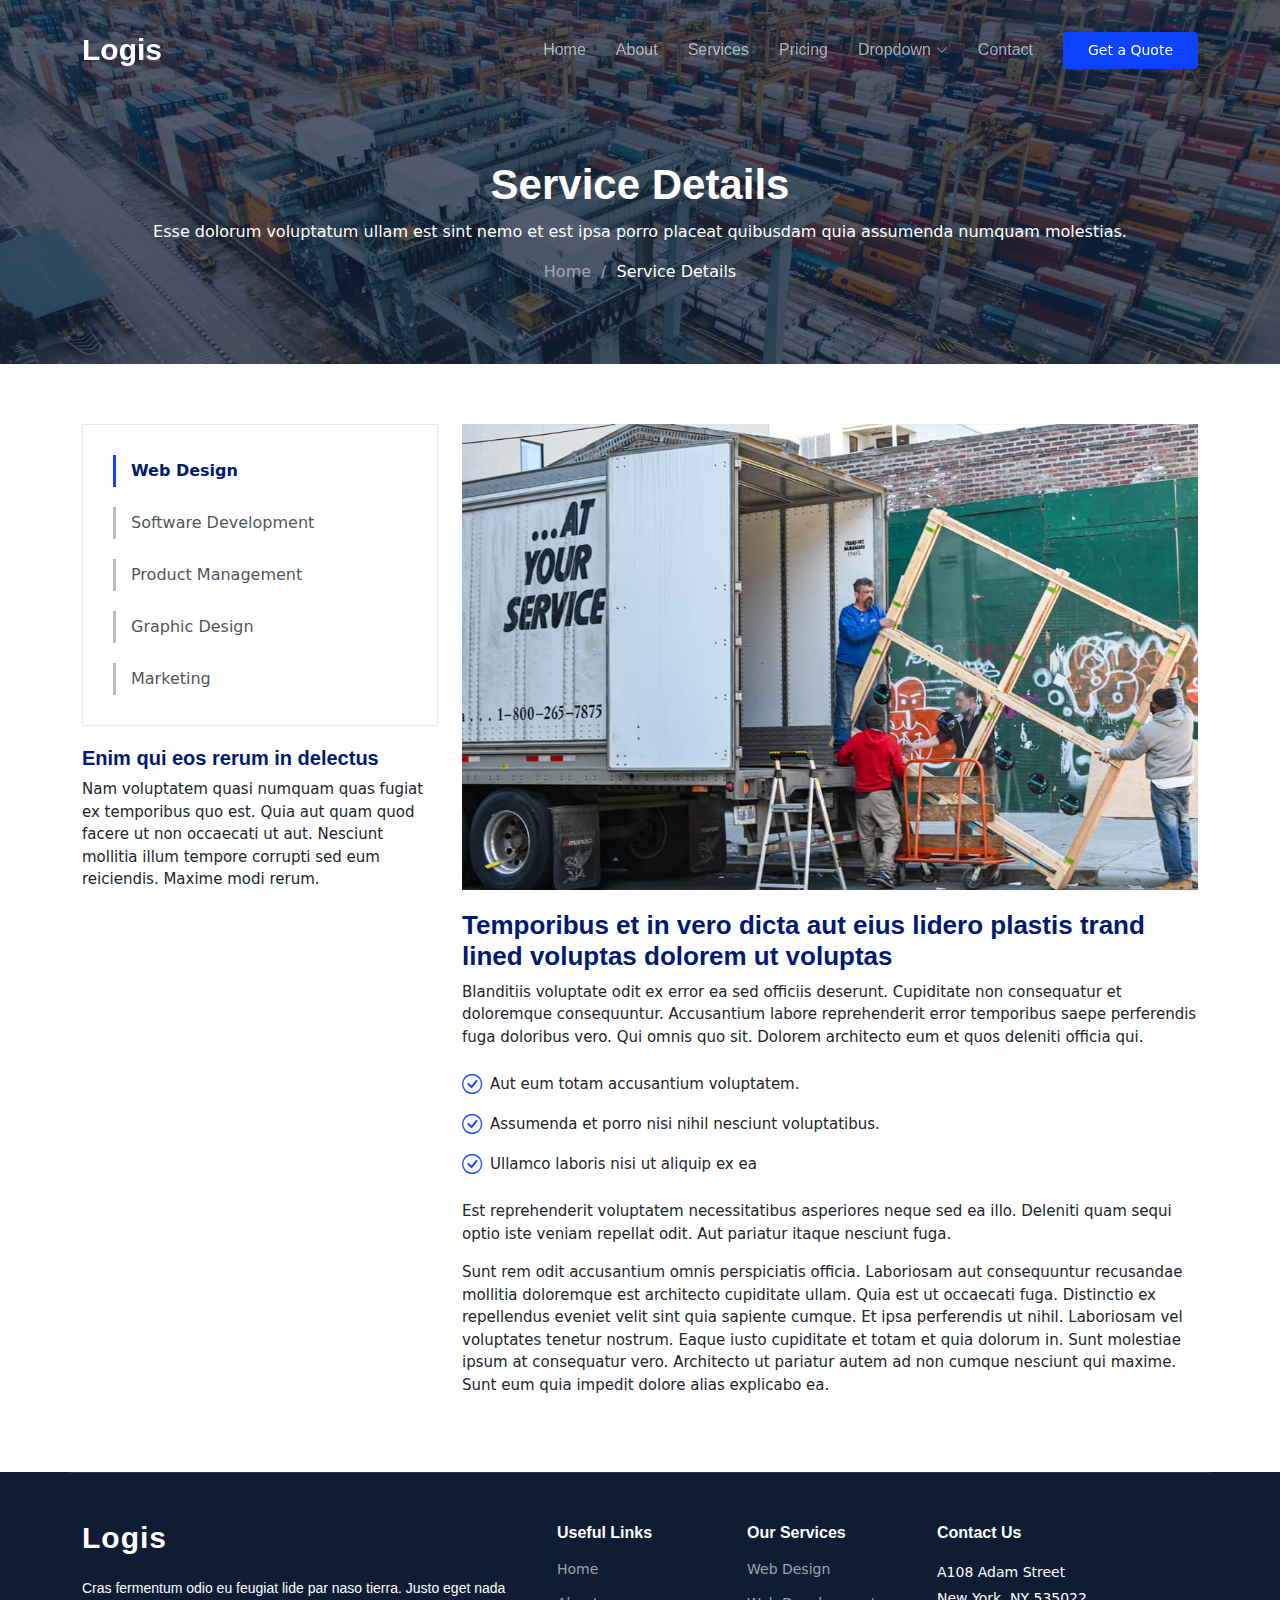
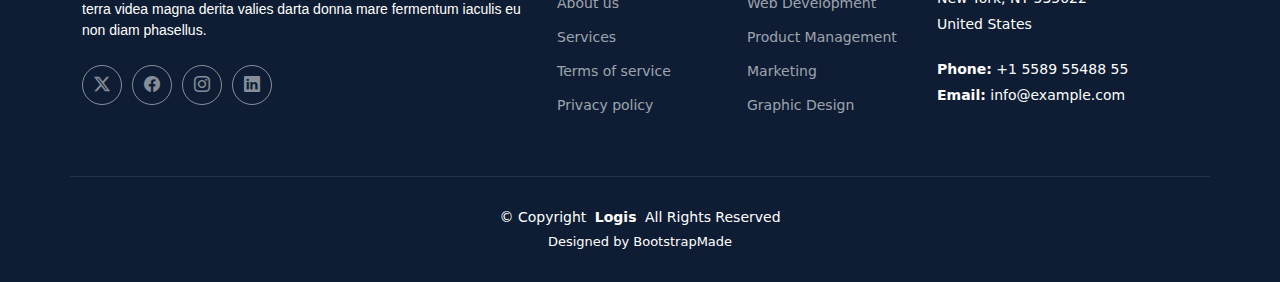
<file: service-details.html>
<!DOCTYPE html>
<html lang="en">

<head>
  <meta charset="utf-8">
  <meta content="width=device-width, initial-scale=1.0" name="viewport">
  <title>Service Details - Logis Bootstrap Template</title>
  <meta content="" name="description">
  <meta content="" name="keywords">

  <!-- Favicons -->
  <link href="assets/img/favicon.png" rel="icon">
  <link href="assets/img/apple-touch-icon.png" rel="apple-touch-icon">

  <!-- Fonts -->
  <link href="https://fonts.googleapis.com" rel="preconnect">
  <link href="https://fonts.gstatic.com" rel="preconnect" crossorigin>
  <link href="https://fonts.googleapis.com/css2?family=Roboto:ital,wght@0,100;0,300;0,400;0,500;0,700;0,900;1,100;1,300;1,400;1,500;1,700;1,900&family=Poppins:ital,wght@0,100;0,200;0,300;0,400;0,500;0,600;0,700;0,800;0,900;1,100;1,200;1,300;1,400;1,500;1,600;1,700;1,800;1,900&display=swap" rel="stylesheet">

  <!-- Vendor CSS Files -->
  <link href="assets/vendor/bootstrap/css/bootstrap.min.css" rel="stylesheet">
  <link href="assets/vendor/bootstrap-icons/bootstrap-icons.css" rel="stylesheet">
  <link href="assets/vendor/aos/aos.css" rel="stylesheet">
  <link href="assets/vendor/fontawesome-free/css/all.min.css" rel="stylesheet">
  <link href="assets/vendor/glightbox/css/glightbox.min.css" rel="stylesheet">
  <link href="assets/vendor/swiper/swiper-bundle.min.css" rel="stylesheet">

  <!-- Main CSS File -->
  <link href="assets/css/main.css" rel="stylesheet">

  <!-- =======================================================
  * Template Name: Logis
  * Template URL: https://bootstrapmade.com/logis-bootstrap-logistics-website-template/
  * Updated: Jun 06 2024 with Bootstrap v5.3.3
  * Author: BootstrapMade.com
  * License: https://bootstrapmade.com/license/
  ======================================================== -->
</head>

<body class="service-details-page">

  <header id="header" class="header d-flex align-items-center fixed-top">
    <div class="container-fluid container-xl position-relative d-flex align-items-center">

      <a href="index.html" class="logo d-flex align-items-center me-auto">
        <!-- Uncomment the line below if you also wish to use an image logo -->
        <!-- <img src="assets/img/logo.png" alt=""> -->
        <h1 class="sitename">Logis</h1>
      </a>

      <nav id="navmenu" class="navmenu">
        <ul>
          <li><a href="index.html">Home<br></a></li>
          <li><a href="about.html">About</a></li>
          <li><a href="services.html">Services</a></li>
          <li><a href="pricing.html">Pricing</a></li>
          <li class="dropdown"><a href="#"><span>Dropdown</span> <i class="bi bi-chevron-down toggle-dropdown"></i></a>
            <ul>
              <li><a href="#">Dropdown 1</a></li>
              <li class="dropdown"><a href="#"><span>Deep Dropdown</span> <i class="bi bi-chevron-down toggle-dropdown"></i></a>
                <ul>
                  <li><a href="#">Deep Dropdown 1</a></li>
                  <li><a href="#">Deep Dropdown 2</a></li>
                  <li><a href="#">Deep Dropdown 3</a></li>
                  <li><a href="#">Deep Dropdown 4</a></li>
                  <li><a href="#">Deep Dropdown 5</a></li>
                </ul>
              </li>
              <li><a href="#">Dropdown 2</a></li>
              <li><a href="#">Dropdown 3</a></li>
              <li><a href="#">Dropdown 4</a></li>
            </ul>
          </li>
          <li><a href="contact.html">Contact</a></li>
        </ul>
        <i class="mobile-nav-toggle d-xl-none bi bi-list"></i>
      </nav>

      <a class="btn-getstarted" href="get-a-quote.html">Get a Quote</a>

    </div>
  </header>

  <main class="main">

    <!-- Page Title -->
    <div class="page-title" data-aos="fade" style="background-image: url(assets/img/page-title-bg.jpg);">
      <div class="container position-relative">
        <h1>Service Details</h1>
        <p>Esse dolorum voluptatum ullam est sint nemo et est ipsa porro placeat quibusdam quia assumenda numquam molestias.</p>
        <nav class="breadcrumbs">
          <ol>
            <li><a href="index.html">Home</a></li>
            <li class="current">Service Details</li>
          </ol>
        </nav>
      </div>
    </div><!-- End Page Title -->

    <!-- Service Details Section -->
    <section id="service-details" class="service-details section">

      <div class="container">

        <div class="row gy-4">

          <div class="col-lg-4" data-aos="fade-up" data-aos-delay="100">
            <div class="services-list">
              <a href="#" class="active">Web Design</a>
              <a href="#">Software Development</a>
              <a href="#">Product Management</a>
              <a href="#">Graphic Design</a>
              <a href="#">Marketing</a>
            </div>

            <h4>Enim qui eos rerum in delectus</h4>
            <p>Nam voluptatem quasi numquam quas fugiat ex temporibus quo est. Quia aut quam quod facere ut non occaecati ut aut. Nesciunt mollitia illum tempore corrupti sed eum reiciendis. Maxime modi rerum.</p>
          </div>

          <div class="col-lg-8" data-aos="fade-up" data-aos-delay="200">
            <img src="assets/img/service-details.jpg" alt="" class="img-fluid services-img">
            <h3>Temporibus et in vero dicta aut eius lidero plastis trand lined voluptas dolorem ut voluptas</h3>
            <p>
              Blanditiis voluptate odit ex error ea sed officiis deserunt. Cupiditate non consequatur et doloremque consequuntur. Accusantium labore reprehenderit error temporibus saepe perferendis fuga doloribus vero. Qui omnis quo sit. Dolorem architecto eum et quos deleniti officia qui.
            </p>
            <ul>
              <li><i class="bi bi-check-circle"></i> <span>Aut eum totam accusantium voluptatem.</span></li>
              <li><i class="bi bi-check-circle"></i> <span>Assumenda et porro nisi nihil nesciunt voluptatibus.</span></li>
              <li><i class="bi bi-check-circle"></i> <span>Ullamco laboris nisi ut aliquip ex ea</span></li>
            </ul>
            <p>
              Est reprehenderit voluptatem necessitatibus asperiores neque sed ea illo. Deleniti quam sequi optio iste veniam repellat odit. Aut pariatur itaque nesciunt fuga.
            </p>
            <p>
              Sunt rem odit accusantium omnis perspiciatis officia. Laboriosam aut consequuntur recusandae mollitia doloremque est architecto cupiditate ullam. Quia est ut occaecati fuga. Distinctio ex repellendus eveniet velit sint quia sapiente cumque. Et ipsa perferendis ut nihil. Laboriosam vel voluptates tenetur nostrum. Eaque iusto cupiditate et totam et quia dolorum in. Sunt molestiae ipsum at consequatur vero. Architecto ut pariatur autem ad non cumque nesciunt qui maxime. Sunt eum quia impedit dolore alias explicabo ea.
            </p>
          </div>

        </div>

      </div>

    </section><!-- /Service Details Section -->

  </main>

  <footer id="footer" class="footer">

    <div class="container footer-top">
      <div class="row gy-4">
        <div class="col-lg-5 col-md-12 footer-about">
          <a href="index.html" class="logo d-flex align-items-center">
            <span class="sitename">Logis</span>
          </a>
          <p>Cras fermentum odio eu feugiat lide par naso tierra. Justo eget nada terra videa magna derita valies darta donna mare fermentum iaculis eu non diam phasellus.</p>
          <div class="social-links d-flex mt-4">
            <a href=""><i class="bi bi-twitter-x"></i></a>
            <a href=""><i class="bi bi-facebook"></i></a>
            <a href=""><i class="bi bi-instagram"></i></a>
            <a href=""><i class="bi bi-linkedin"></i></a>
          </div>
        </div>

        <div class="col-lg-2 col-6 footer-links">
          <h4>Useful Links</h4>
          <ul>
            <li><a href="#">Home</a></li>
            <li><a href="#">About us</a></li>
            <li><a href="#">Services</a></li>
            <li><a href="#">Terms of service</a></li>
            <li><a href="#">Privacy policy</a></li>
          </ul>
        </div>

        <div class="col-lg-2 col-6 footer-links">
          <h4>Our Services</h4>
          <ul>
            <li><a href="#">Web Design</a></li>
            <li><a href="#">Web Development</a></li>
            <li><a href="#">Product Management</a></li>
            <li><a href="#">Marketing</a></li>
            <li><a href="#">Graphic Design</a></li>
          </ul>
        </div>

        <div class="col-lg-3 col-md-12 footer-contact text-center text-md-start">
          <h4>Contact Us</h4>
          <p>A108 Adam Street</p>
          <p>New York, NY 535022</p>
          <p>United States</p>
          <p class="mt-4"><strong>Phone:</strong> <span>+1 5589 55488 55</span></p>
          <p><strong>Email:</strong> <span>info@example.com</span></p>
        </div>

      </div>
    </div>

    <div class="container copyright text-center mt-4">
      <p>© <span>Copyright</span> <strong class="px-1 sitename">Logis</strong> <span>All Rights Reserved</span></p>
      <div class="credits">
        <!-- All the links in the footer should remain intact. -->
        <!-- You can delete the links only if you've purchased the pro version. -->
        <!-- Licensing information: https://bootstrapmade.com/license/ -->
        <!-- Purchase the pro version with working PHP/AJAX contact form: [buy-url] -->
        Designed by <a href="https://bootstrapmade.com/">BootstrapMade</a>
      </div>
    </div>

  </footer>

  <!-- Scroll Top -->
  <a href="#" id="scroll-top" class="scroll-top d-flex align-items-center justify-content-center"><i class="bi bi-arrow-up-short"></i></a>

  <!-- Preloader -->
  <div id="preloader"></div>

  <!-- Vendor JS Files -->
  <script src="assets/vendor/bootstrap/js/bootstrap.bundle.min.js"></script>
  <script src="assets/vendor/php-email-form/validate.js"></script>
  <script src="assets/vendor/aos/aos.js"></script>
  <script src="assets/vendor/purecounter/purecounter_vanilla.js"></script>
  <script src="assets/vendor/glightbox/js/glightbox.min.js"></script>
  <script src="assets/vendor/swiper/swiper-bundle.min.js"></script>

  <!-- Main JS File -->
  <script src="assets/js/main.js"></script>

</body>

</html>
</file>
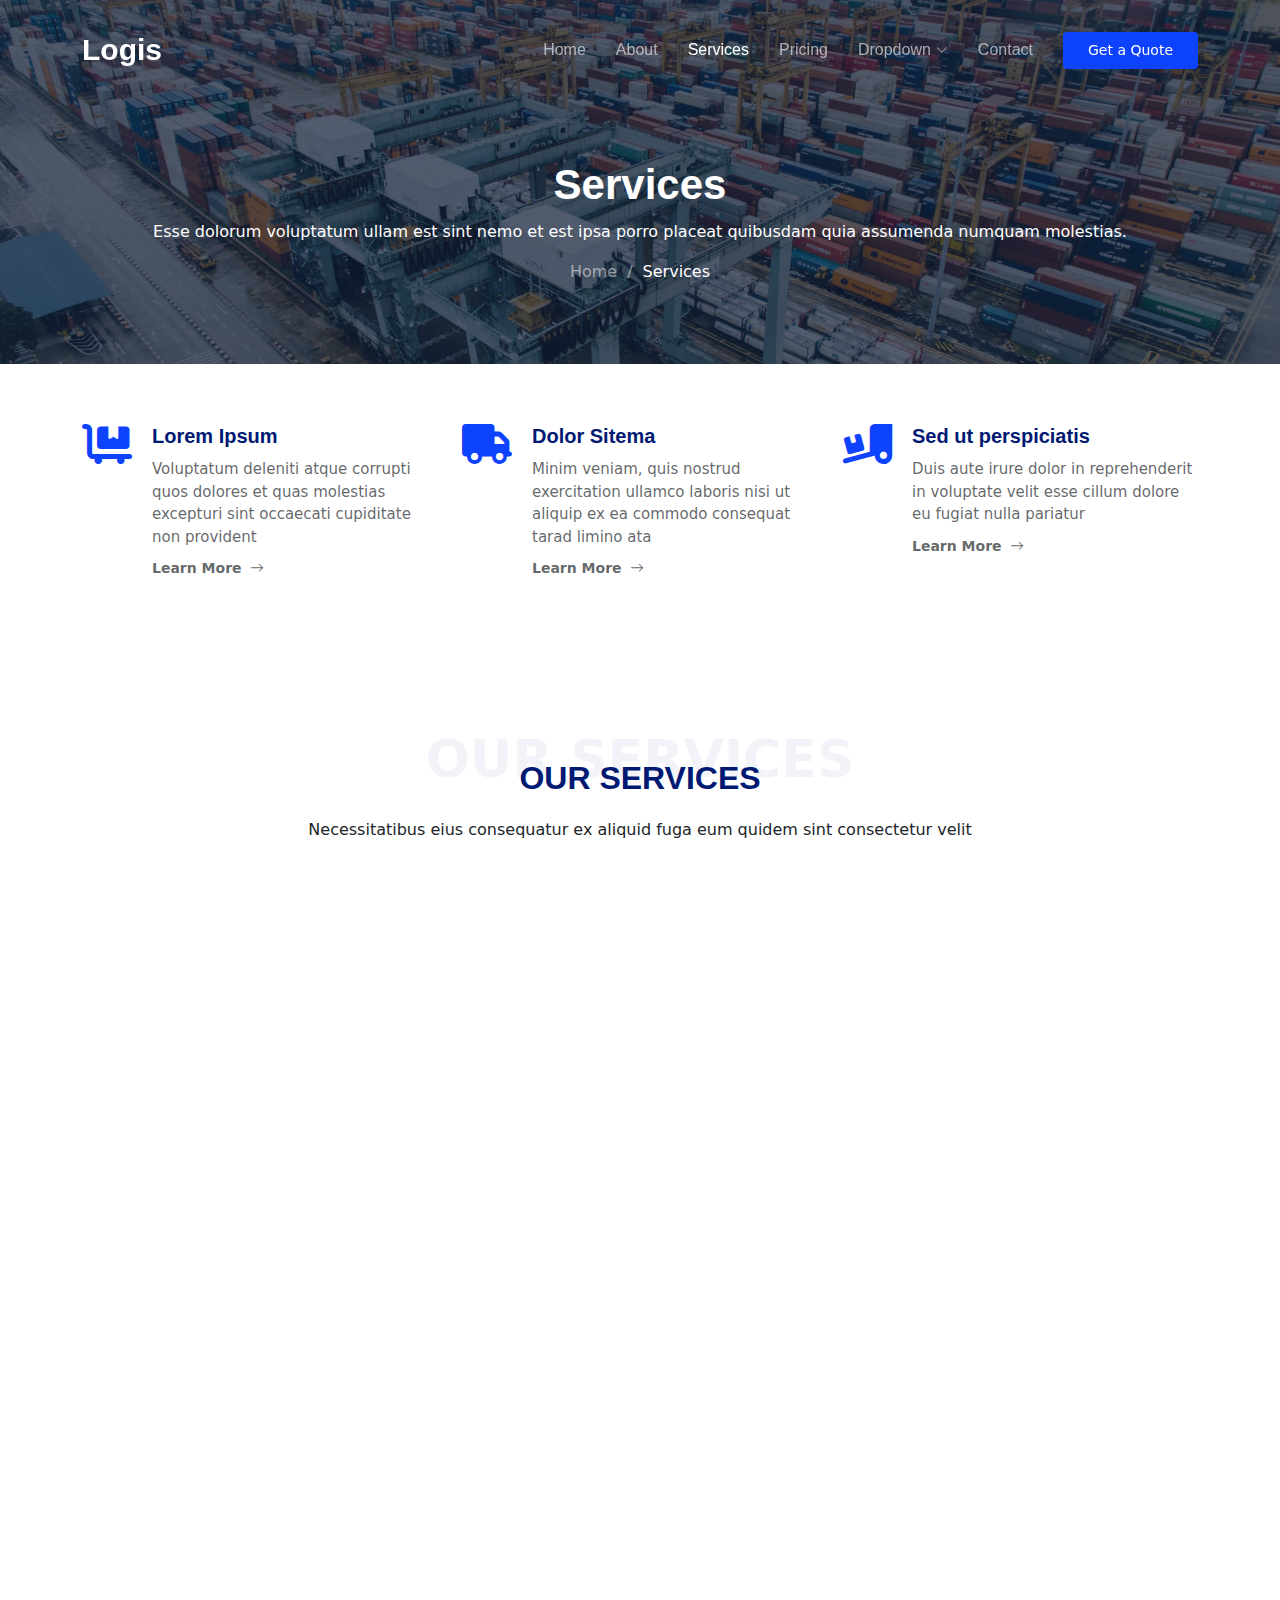
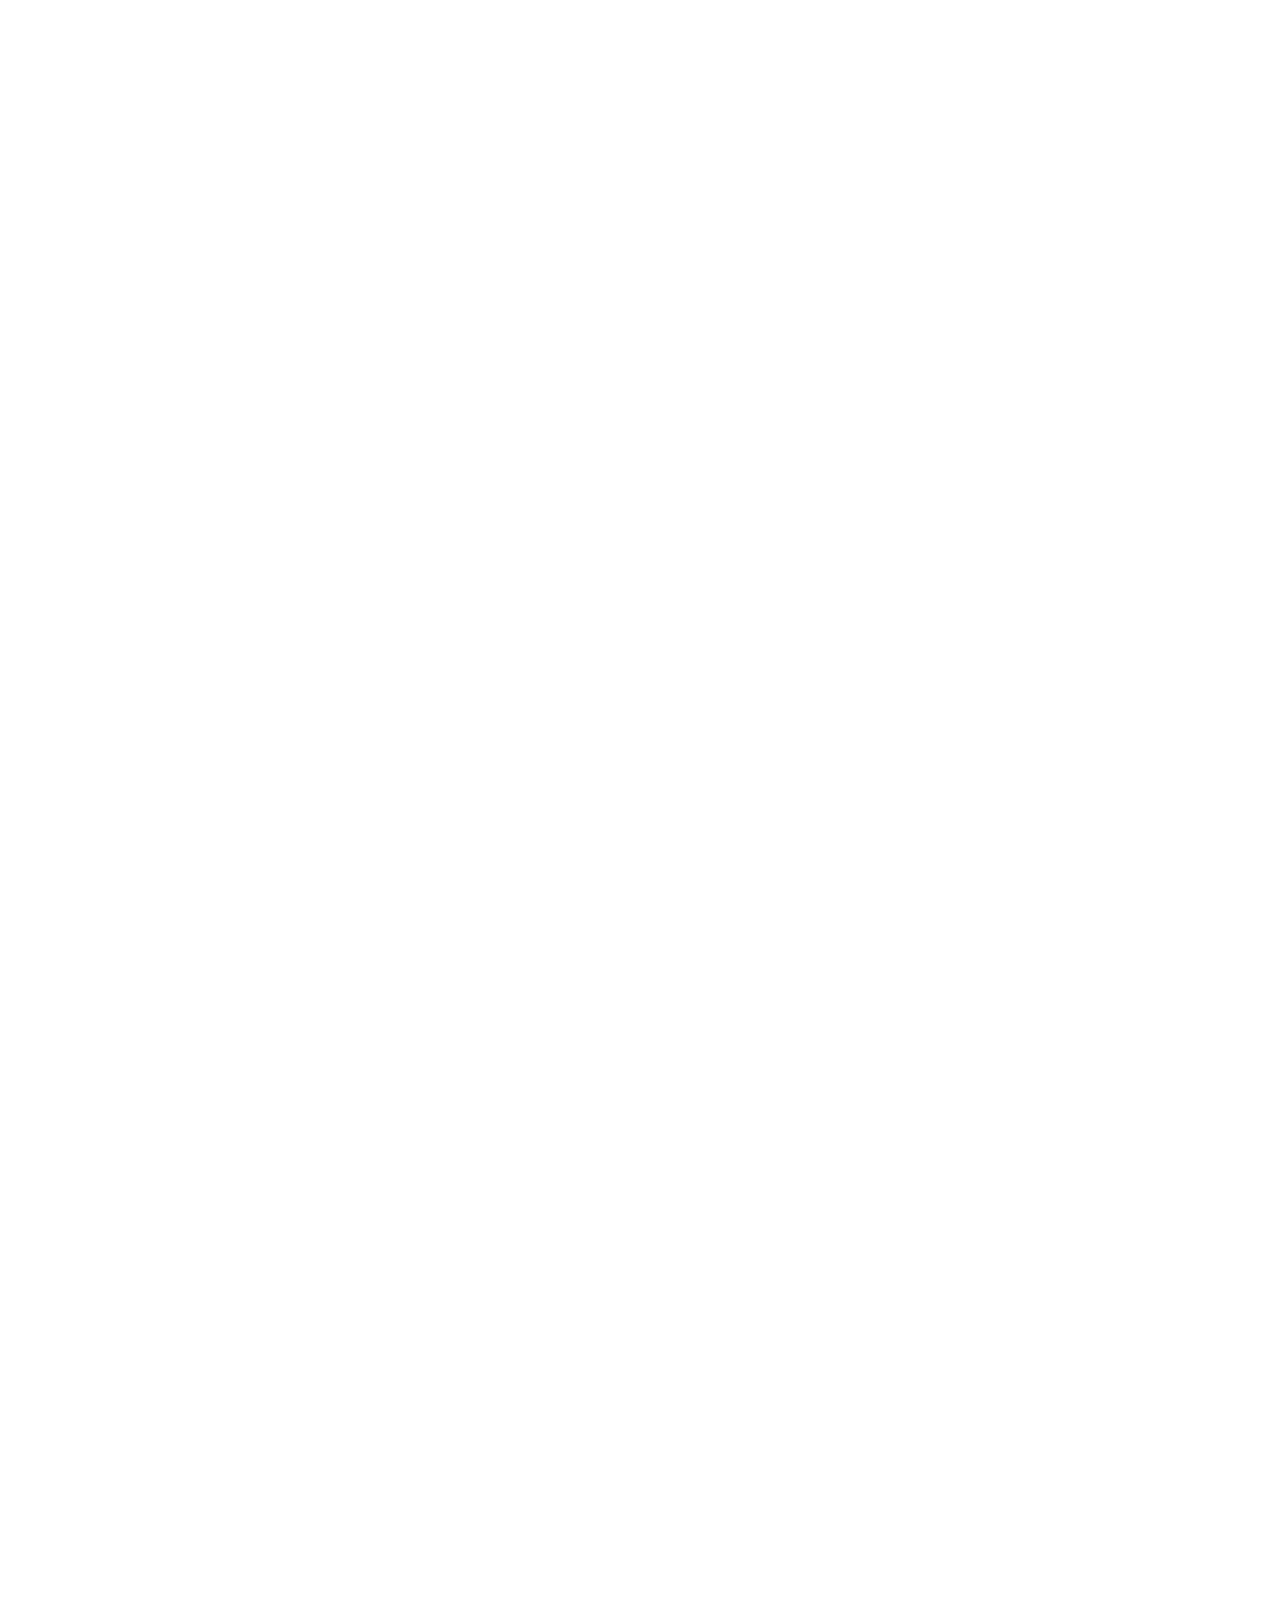
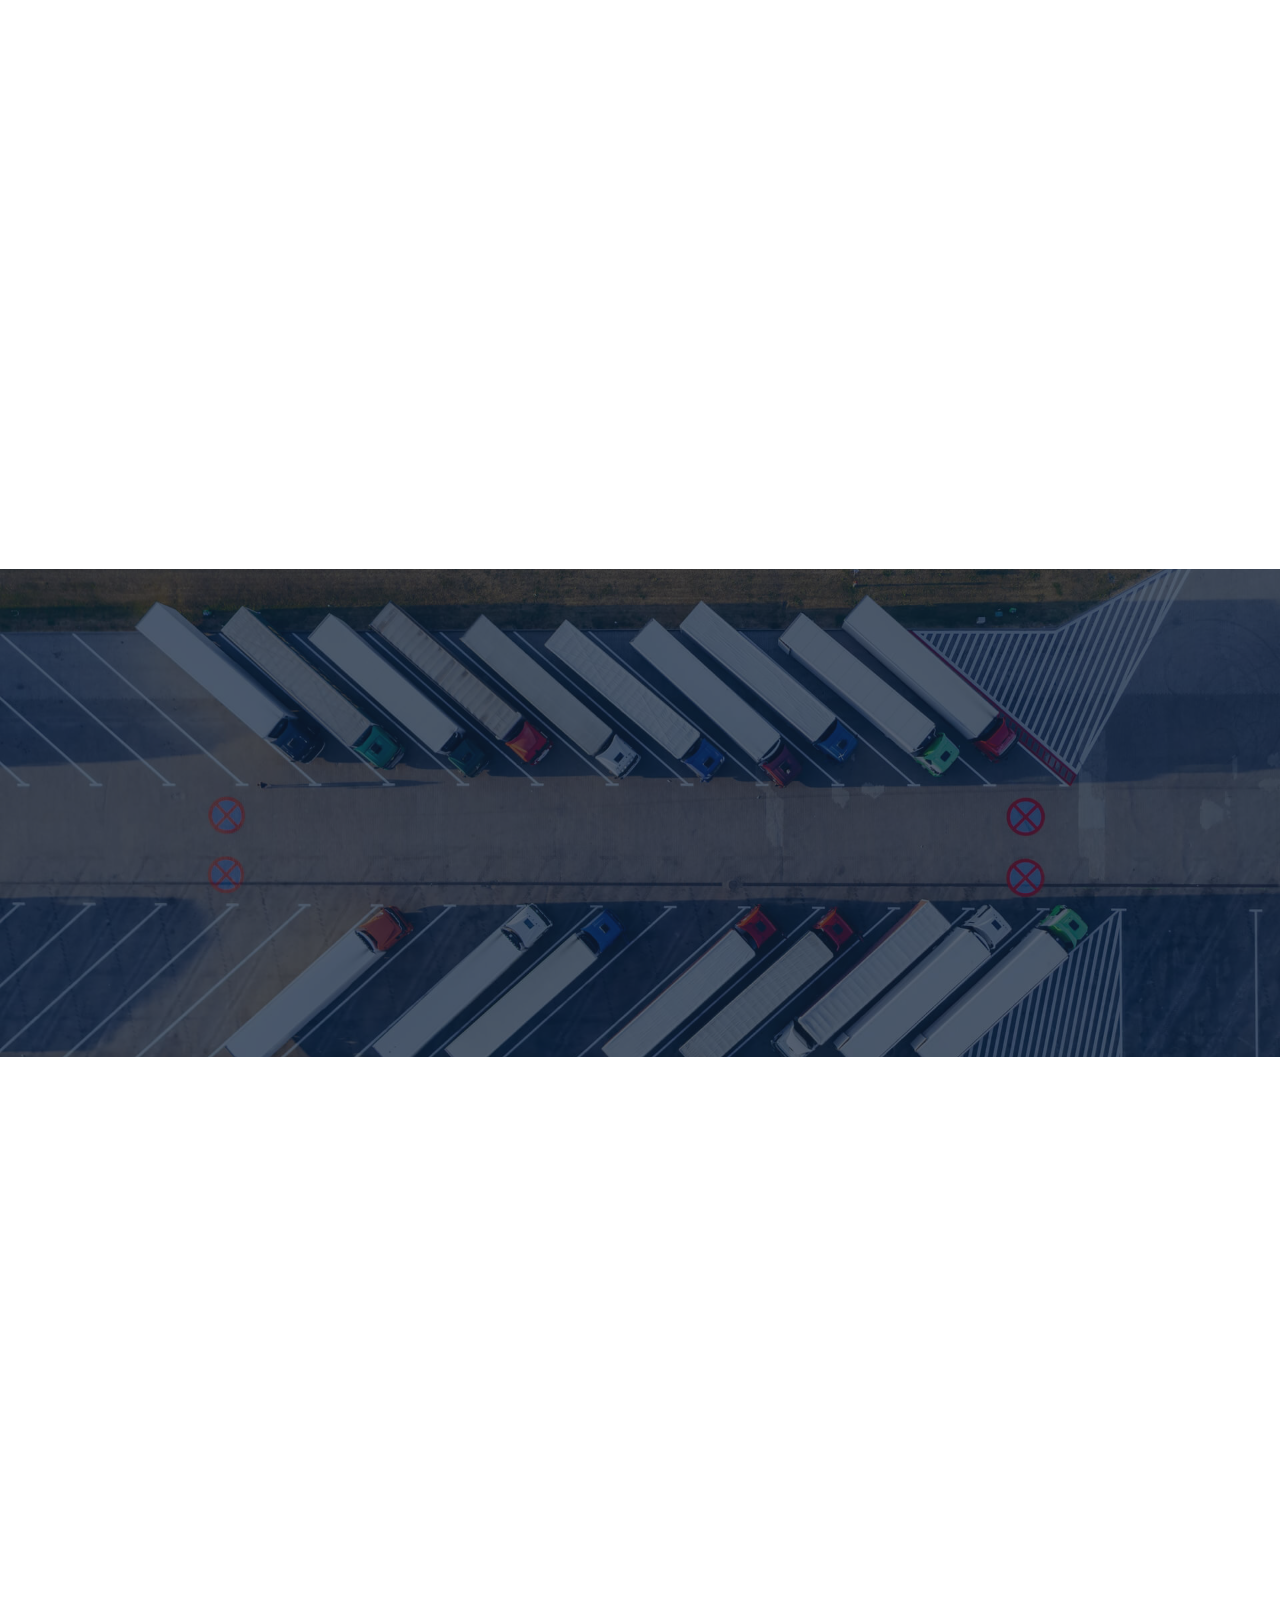
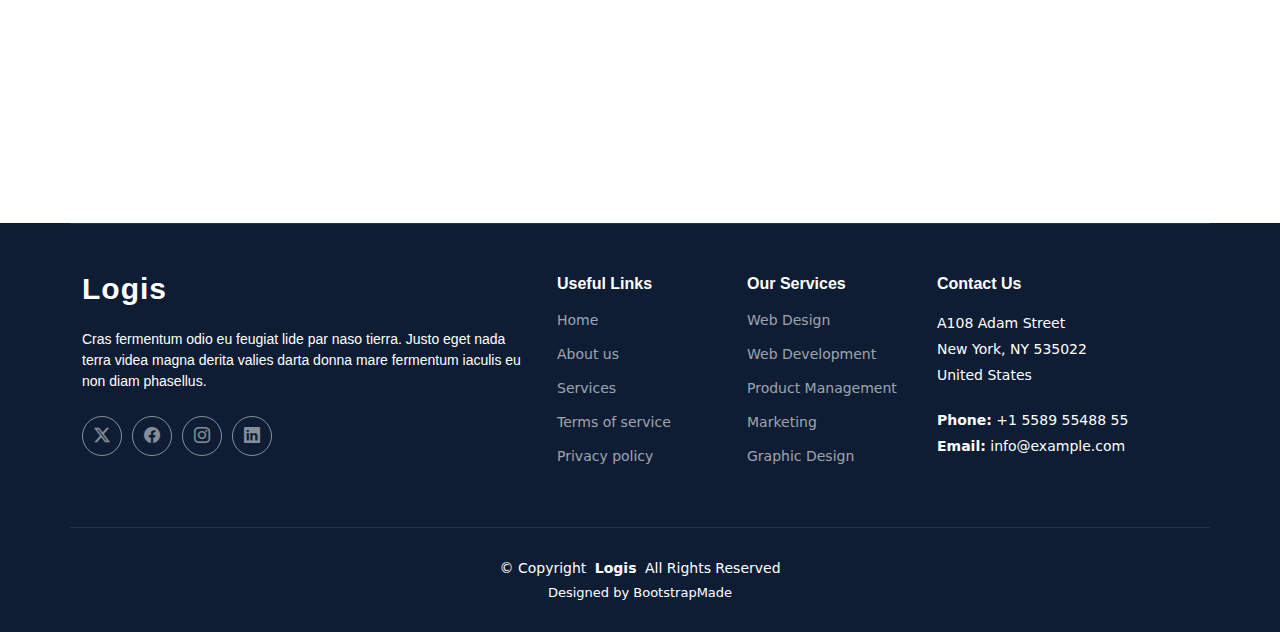
<file: services.html>
<!DOCTYPE html>
<html lang="en">

<head>
  <meta charset="utf-8">
  <meta content="width=device-width, initial-scale=1.0" name="viewport">
  <title>Services - Logis Bootstrap Template</title>
  <meta content="" name="description">
  <meta content="" name="keywords">

  <!-- Favicons -->
  <link href="assets/img/favicon.png" rel="icon">
  <link href="assets/img/apple-touch-icon.png" rel="apple-touch-icon">

  <!-- Fonts -->
  <link href="https://fonts.googleapis.com" rel="preconnect">
  <link href="https://fonts.gstatic.com" rel="preconnect" crossorigin>
  <link href="https://fonts.googleapis.com/css2?family=Roboto:ital,wght@0,100;0,300;0,400;0,500;0,700;0,900;1,100;1,300;1,400;1,500;1,700;1,900&family=Poppins:ital,wght@0,100;0,200;0,300;0,400;0,500;0,600;0,700;0,800;0,900;1,100;1,200;1,300;1,400;1,500;1,600;1,700;1,800;1,900&display=swap" rel="stylesheet">

  <!-- Vendor CSS Files -->
  <link href="assets/vendor/bootstrap/css/bootstrap.min.css" rel="stylesheet">
  <link href="assets/vendor/bootstrap-icons/bootstrap-icons.css" rel="stylesheet">
  <link href="assets/vendor/aos/aos.css" rel="stylesheet">
  <link href="assets/vendor/fontawesome-free/css/all.min.css" rel="stylesheet">
  <link href="assets/vendor/glightbox/css/glightbox.min.css" rel="stylesheet">
  <link href="assets/vendor/swiper/swiper-bundle.min.css" rel="stylesheet">

  <!-- Main CSS File -->
  <link href="assets/css/main.css" rel="stylesheet">

  <!-- =======================================================
  * Template Name: Logis
  * Template URL: https://bootstrapmade.com/logis-bootstrap-logistics-website-template/
  * Updated: Jun 06 2024 with Bootstrap v5.3.3
  * Author: BootstrapMade.com
  * License: https://bootstrapmade.com/license/
  ======================================================== -->
</head>

<body class="services-page">

  <header id="header" class="header d-flex align-items-center fixed-top">
    <div class="container-fluid container-xl position-relative d-flex align-items-center">

      <a href="index.html" class="logo d-flex align-items-center me-auto">
        <!-- Uncomment the line below if you also wish to use an image logo -->
        <!-- <img src="assets/img/logo.png" alt=""> -->
        <h1 class="sitename">Logis</h1>
      </a>

      <nav id="navmenu" class="navmenu">
        <ul>
          <li><a href="index.html">Home<br></a></li>
          <li><a href="about.html">About</a></li>
          <li><a href="services.html" class="active">Services</a></li>
          <li><a href="pricing.html">Pricing</a></li>
          <li class="dropdown"><a href="#"><span>Dropdown</span> <i class="bi bi-chevron-down toggle-dropdown"></i></a>
            <ul>
              <li><a href="#">Dropdown 1</a></li>
              <li class="dropdown"><a href="#"><span>Deep Dropdown</span> <i class="bi bi-chevron-down toggle-dropdown"></i></a>
                <ul>
                  <li><a href="#">Deep Dropdown 1</a></li>
                  <li><a href="#">Deep Dropdown 2</a></li>
                  <li><a href="#">Deep Dropdown 3</a></li>
                  <li><a href="#">Deep Dropdown 4</a></li>
                  <li><a href="#">Deep Dropdown 5</a></li>
                </ul>
              </li>
              <li><a href="#">Dropdown 2</a></li>
              <li><a href="#">Dropdown 3</a></li>
              <li><a href="#">Dropdown 4</a></li>
            </ul>
          </li>
          <li><a href="contact.html">Contact</a></li>
        </ul>
        <i class="mobile-nav-toggle d-xl-none bi bi-list"></i>
      </nav>

      <a class="btn-getstarted" href="get-a-quote.html">Get a Quote</a>

    </div>
  </header>

  <main class="main">

    <!-- Page Title -->
    <div class="page-title" data-aos="fade" style="background-image: url(assets/img/page-title-bg.jpg);">
      <div class="container position-relative">
        <h1>Services</h1>
        <p>Esse dolorum voluptatum ullam est sint nemo et est ipsa porro placeat quibusdam quia assumenda numquam molestias.</p>
        <nav class="breadcrumbs">
          <ol>
            <li><a href="index.html">Home</a></li>
            <li class="current">Services</li>
          </ol>
        </nav>
      </div>
    </div><!-- End Page Title -->

    <!-- Featured Services Section -->
    <section id="featured-services" class="featured-services section">

      <div class="container">

        <div class="row gy-4">

          <div class="col-lg-4 col-md-6 service-item d-flex" data-aos="fade-up" data-aos-delay="100">
            <div class="icon flex-shrink-0"><i class="fa-solid fa-cart-flatbed"></i></div>
            <div>
              <h4 class="title">Lorem Ipsum</h4>
              <p class="description">Voluptatum deleniti atque corrupti quos dolores et quas molestias excepturi sint occaecati cupiditate non provident</p>
              <a href="#" class="readmore stretched-link"><span>Learn More</span><i class="bi bi-arrow-right"></i></a>
            </div>
          </div>
          <!-- End Service Item -->

          <div class="col-lg-4 col-md-6 service-item d-flex" data-aos="fade-up" data-aos-delay="200">
            <div class="icon flex-shrink-0"><i class="fa-solid fa-truck"></i></div>
            <div>
              <h4 class="title">Dolor Sitema</h4>
              <p class="description">Minim veniam, quis nostrud exercitation ullamco laboris nisi ut aliquip ex ea commodo consequat tarad limino ata</p>
              <a href="#" class="readmore stretched-link"><span>Learn More</span><i class="bi bi-arrow-right"></i></a>
            </div>
          </div><!-- End Service Item -->

          <div class="col-lg-4 col-md-6 service-item d-flex" data-aos="fade-up" data-aos-delay="300">
            <div class="icon flex-shrink-0"><i class="fa-solid fa-truck-ramp-box"></i></div>
            <div>
              <h4 class="title">Sed ut perspiciatis</h4>
              <p class="description">Duis aute irure dolor in reprehenderit in voluptate velit esse cillum dolore eu fugiat nulla pariatur</p>
              <a href="#" class="readmore stretched-link"><span>Learn More</span><i class="bi bi-arrow-right"></i></a>
            </div>
          </div><!-- End Service Item -->

        </div>

      </div>

    </section><!-- /Featured Services Section -->

    <!-- Services Section -->
    <section id="services" class="services section">

      <!-- Section Title -->
      <div class="container section-title" data-aos="fade-up">
        <span>Our Services<br></span>
        <h2>Our ServiceS</h2>
        <p>Necessitatibus eius consequatur ex aliquid fuga eum quidem sint consectetur velit</p>
      </div><!-- End Section Title -->

      <div class="container">

        <div class="row gy-4">

          <div class="col-lg-4 col-md-6" data-aos="fade-up" data-aos-delay="100">
            <div class="card">
              <div class="card-img">
                <img src="assets/img/service-1.jpg" alt="" class="img-fluid">
              </div>
              <h3>Storage</h3>
              <p>Cumque eos in qui numquam. Aut aspernatur perferendis sed atque quia voluptas quisquam repellendus temporibus itaqueofficiis odit</p>
            </div>
          </div><!-- End Card Item -->

          <div class="col-lg-4 col-md-6" data-aos="fade-up" data-aos-delay="200">
            <div class="card">
              <div class="card-img">
                <img src="assets/img/service-2.jpg" alt="" class="img-fluid">
              </div>
              <h3><a href="#" class="stretched-link">Logistics</a></h3>
              <p>Asperiores provident dolor accusamus pariatur dolore nam id audantium ut et iure incidunt molestiae dolor ipsam ducimus occaecati nisi</p>
            </div>
          </div><!-- End Card Item -->

          <div class="col-lg-4 col-md-6" data-aos="fade-up" data-aos-delay="300">
            <div class="card">
              <div class="card-img">
                <img src="assets/img/service-3.jpg" alt="" class="img-fluid">
              </div>
              <h3><a href="#" class="stretched-link">Cargo</a></h3>
              <p>Dicta quam similique quia architecto eos nisi aut ratione aut ipsum reiciendis sit doloremque oluptatem aut et molestiae ut et nihil</p>
            </div>
          </div><!-- End Card Item -->

          <div class="col-lg-4 col-md-6" data-aos="fade-up" data-aos-delay="400">
            <div class="card">
              <div class="card-img">
                <img src="assets/img/service-4.jpg" alt="" class="img-fluid">
              </div>
              <h3><a href="#" class="stretched-link">Trucking</a></h3>
              <p>Dicta quam similique quia architecto eos nisi aut ratione aut ipsum reiciendis sit doloremque oluptatem aut et molestiae ut et nihil</p>
            </div>
          </div><!-- End Card Item -->

          <div class="col-lg-4 col-md-6" data-aos="fade-up" data-aos-delay="500">
            <div class="card">
              <div class="card-img">
                <img src="assets/img/service-5.jpg" alt="" class="img-fluid">
              </div>
              <h3>Packaging</h3>
              <p>Illo consequuntur quisquam delectus praesentium modi dignissimos facere vel cum onsequuntur maiores beatae consequatur magni voluptates</p>
            </div>
          </div><!-- End Card Item -->

          <div class="col-lg-4 col-md-6" data-aos="fade-up" data-aos-delay="600">
            <div class="card">
              <div class="card-img">
                <img src="assets/img/service-6.jpg" alt="" class="img-fluid">
              </div>
              <h3><a href="#" class="stretched-link">Warehousing</a></h3>
              <p>Quas assumenda non occaecati molestiae. In aut earum sed natus eatae in vero. Ab modi quisquam aut nostrum unde et qui est non quo nulla</p>
            </div>
          </div><!-- End Card Item -->

        </div>

      </div>

    </section><!-- /Services Section -->

    <!-- Features Section -->
    <section id="features" class="features section">

      <!-- Section Title -->
      <div class="container section-title" data-aos="fade-up">
        <span>Features</span>
        <h2>Features</h2>
        <p>Necessitatibus eius consequatur ex aliquid fuga eum quidem sint consectetur velit</p>
      </div><!-- End Section Title -->

      <div class="container">

        <div class="row gy-4 align-items-center features-item">
          <div class="col-md-5 d-flex align-items-center" data-aos="zoom-out" data-aos-delay="100">
            <img src="assets/img/features-1.jpg" class="img-fluid" alt="">
          </div>
          <div class="col-md-7" data-aos="fade-up" data-aos-delay="100">
            <h3>Voluptatem dignissimos provident quasi corporis voluptates sit assumenda.</h3>
            <p class="fst-italic">
              Lorem ipsum dolor sit amet, consectetur adipiscing elit, sed do eiusmod tempor incididunt ut labore et dolore
              magna aliqua.
            </p>
            <ul>
              <li><i class="bi bi-check"></i><span> Ullamco laboris nisi ut aliquip ex ea commodo consequat.</span></li>
              <li><i class="bi bi-check"></i> <span>Duis aute irure dolor in reprehenderit in voluptate velit.</span></li>
              <li><i class="bi bi-check"></i> <span>Ullam est qui quos consequatur eos accusamus.</span></li>
            </ul>
          </div>
        </div><!-- Features Item -->

        <div class="row gy-4 align-items-center features-item">
          <div class="col-md-5 order-1 order-md-2 d-flex align-items-center" data-aos="zoom-out" data-aos-delay="200">
            <img src="assets/img/features-2.jpg" class="img-fluid" alt="">
          </div>
          <div class="col-md-7 order-2 order-md-1" data-aos="fade-up" data-aos-delay="200">
            <h3>Corporis temporibus maiores provident</h3>
            <p class="fst-italic">
              Lorem ipsum dolor sit amet, consectetur adipiscing elit, sed do eiusmod tempor incididunt ut labore et dolore
              magna aliqua.
            </p>
            <p>
              Ullamco laboris nisi ut aliquip ex ea commodo consequat. Duis aute irure dolor in reprehenderit in voluptate
              velit esse cillum dolore eu fugiat nulla pariatur. Excepteur sint occaecat cupidatat non proident, sunt in
              culpa qui officia deserunt mollit anim id est laborum
            </p>
          </div>
        </div><!-- Features Item -->

        <div class="row gy-4 align-items-center features-item">
          <div class="col-md-5 d-flex align-items-center" data-aos="zoom-out">
            <img src="assets/img/features-3.jpg" class="img-fluid" alt="">
          </div>
          <div class="col-md-7" data-aos="fade-up">
            <h3>Sunt consequatur ad ut est nulla consectetur reiciendis animi voluptas</h3>
            <p>Cupiditate placeat cupiditate placeat est ipsam culpa. Delectus quia minima quod. Sunt saepe odit aut quia voluptatem hic voluptas dolor doloremque.</p>
            <ul>
              <li><i class="bi bi-check"></i> <span>Ullamco laboris nisi ut aliquip ex ea commodo consequat.</span></li>
              <li><i class="bi bi-check"></i><span> Duis aute irure dolor in reprehenderit in voluptate velit.</span></li>
              <li><i class="bi bi-check"></i> <span>Facilis ut et voluptatem aperiam. Autem soluta ad fugiat</span>.</li>
            </ul>
          </div>
        </div><!-- Features Item -->

        <div class="row gy-4 align-items-center features-item">
          <div class="col-md-5 order-1 order-md-2 d-flex align-items-center" data-aos="zoom-out">
            <img src="assets/img/features-4.jpg" class="img-fluid" alt="">
          </div>
          <div class="col-md-7 order-2 order-md-1" data-aos="fade-up">
            <h3>Quas et necessitatibus eaque impedit ipsum animi consequatur incidunt in</h3>
            <p class="fst-italic">
              Lorem ipsum dolor sit amet, consectetur adipiscing elit, sed do eiusmod tempor incididunt ut labore et dolore
              magna aliqua.
            </p>
            <p>
              Ullamco laboris nisi ut aliquip ex ea commodo consequat. Duis aute irure dolor in reprehenderit in voluptate
              velit esse cillum dolore eu fugiat nulla pariatur. Excepteur sint occaecat cupidatat non proident, sunt in
              culpa qui officia deserunt mollit anim id est laborum
            </p>
          </div>
        </div><!-- Features Item -->

      </div>

    </section><!-- /Features Section -->

    <!-- Testimonials Section -->
    <section id="testimonials" class="testimonials section">

      <img src="assets/img/testimonials-bg.jpg" class="testimonials-bg" alt="">

      <div class="container" data-aos="fade-up" data-aos-delay="100">

        <div class="swiper">
          <script type="application/json" class="swiper-config">
            {
              "loop": true,
              "speed": 600,
              "autoplay": {
                "delay": 5000
              },
              "slidesPerView": "auto",
              "pagination": {
                "el": ".swiper-pagination",
                "type": "bullets",
                "clickable": true
              }
            }
          </script>
          <div class="swiper-wrapper">

            <div class="swiper-slide">
              <div class="testimonial-item">
                <img src="assets/img/testimonials/testimonials-1.jpg" class="testimonial-img" alt="">
                <h3>Saul Goodman</h3>
                <h4>Ceo &amp; Founder</h4>
                <div class="stars">
                  <i class="bi bi-star-fill"></i><i class="bi bi-star-fill"></i><i class="bi bi-star-fill"></i><i class="bi bi-star-fill"></i><i class="bi bi-star-fill"></i>
                </div>
                <p>
                  <i class="bi bi-quote quote-icon-left"></i>
                  <span>Proin iaculis purus consequat sem cure digni ssim donec porttitora entum suscipit rhoncus. Accusantium quam, ultricies eget id, aliquam eget nibh et. Maecen aliquam, risus at semper.</span>
                  <i class="bi bi-quote quote-icon-right"></i>
                </p>
              </div>
            </div><!-- End testimonial item -->

            <div class="swiper-slide">
              <div class="testimonial-item">
                <img src="assets/img/testimonials/testimonials-2.jpg" class="testimonial-img" alt="">
                <h3>Sara Wilsson</h3>
                <h4>Designer</h4>
                <div class="stars">
                  <i class="bi bi-star-fill"></i><i class="bi bi-star-fill"></i><i class="bi bi-star-fill"></i><i class="bi bi-star-fill"></i><i class="bi bi-star-fill"></i>
                </div>
                <p>
                  <i class="bi bi-quote quote-icon-left"></i>
                  <span>Export tempor illum tamen malis malis eram quae irure esse labore quem cillum quid cillum eram malis quorum velit fore eram velit sunt aliqua noster fugiat irure amet legam anim culpa.</span>
                  <i class="bi bi-quote quote-icon-right"></i>
                </p>
              </div>
            </div><!-- End testimonial item -->

            <div class="swiper-slide">
              <div class="testimonial-item">
                <img src="assets/img/testimonials/testimonials-3.jpg" class="testimonial-img" alt="">
                <h3>Jena Karlis</h3>
                <h4>Store Owner</h4>
                <div class="stars">
                  <i class="bi bi-star-fill"></i><i class="bi bi-star-fill"></i><i class="bi bi-star-fill"></i><i class="bi bi-star-fill"></i><i class="bi bi-star-fill"></i>
                </div>
                <p>
                  <i class="bi bi-quote quote-icon-left"></i>
                  <span>Enim nisi quem export duis labore cillum quae magna enim sint quorum nulla quem veniam duis minim tempor labore quem eram duis noster aute amet eram fore quis sint minim.</span>
                  <i class="bi bi-quote quote-icon-right"></i>
                </p>
              </div>
            </div><!-- End testimonial item -->

            <div class="swiper-slide">
              <div class="testimonial-item">
                <img src="assets/img/testimonials/testimonials-4.jpg" class="testimonial-img" alt="">
                <h3>Matt Brandon</h3>
                <h4>Freelancer</h4>
                <div class="stars">
                  <i class="bi bi-star-fill"></i><i class="bi bi-star-fill"></i><i class="bi bi-star-fill"></i><i class="bi bi-star-fill"></i><i class="bi bi-star-fill"></i>
                </div>
                <p>
                  <i class="bi bi-quote quote-icon-left"></i>
                  <span>Fugiat enim eram quae cillum dolore dolor amet nulla culpa multos export minim fugiat minim velit minim dolor enim duis veniam ipsum anim magna sunt elit fore quem dolore labore illum veniam.</span>
                  <i class="bi bi-quote quote-icon-right"></i>
                </p>
              </div>
            </div><!-- End testimonial item -->

            <div class="swiper-slide">
              <div class="testimonial-item">
                <img src="assets/img/testimonials/testimonials-5.jpg" class="testimonial-img" alt="">
                <h3>John Larson</h3>
                <h4>Entrepreneur</h4>
                <div class="stars">
                  <i class="bi bi-star-fill"></i><i class="bi bi-star-fill"></i><i class="bi bi-star-fill"></i><i class="bi bi-star-fill"></i><i class="bi bi-star-fill"></i>
                </div>
                <p>
                  <i class="bi bi-quote quote-icon-left"></i>
                  <span>Quis quorum aliqua sint quem legam fore sunt eram irure aliqua veniam tempor noster veniam enim culpa labore duis sunt culpa nulla illum cillum fugiat legam esse veniam culpa fore nisi cillum quid.</span>
                  <i class="bi bi-quote quote-icon-right"></i>
                </p>
              </div>
            </div><!-- End testimonial item -->

          </div>
          <div class="swiper-pagination"></div>
        </div>

      </div>

    </section><!-- /Testimonials Section -->

    <!-- Faq Section -->
    <section id="faq" class="faq section">

      <!-- Section Title -->
      <div class="container section-title" data-aos="fade-up">
        <span>Frequently Asked Questions</span>
        <h2>Frequently Asked Questions</h2>
        <p>Necessitatibus eius consequatur ex aliquid fuga eum quidem sint consectetur velit</p>
      </div><!-- End Section Title -->

      <div class="container">

        <div class="row justify-content-center">

          <div class="col-lg-10">

            <div class="faq-container">

              <div class="faq-item faq-active" data-aos="fade-up" data-aos-delay="200">
                <i class="faq-icon bi bi-question-circle"></i>
                <h3>Non consectetur a erat nam at lectus urna duis?</h3>
                <div class="faq-content">
                  <p>Feugiat pretium nibh ipsum consequat. Tempus iaculis urna id volutpat lacus laoreet non curabitur gravida. Venenatis lectus magna fringilla urna porttitor rhoncus dolor purus non.</p>
                </div>
                <i class="faq-toggle bi bi-chevron-right"></i>
              </div><!-- End Faq item-->

              <div class="faq-item" data-aos="fade-up" data-aos-delay="300">
                <i class="faq-icon bi bi-question-circle"></i>
                <h3>Feugiat scelerisque varius morbi enim nunc faucibus a pellentesque?</h3>
                <div class="faq-content">
                  <p>Dolor sit amet consectetur adipiscing elit pellentesque habitant morbi. Id interdum velit laoreet id donec ultrices. Fringilla phasellus faucibus scelerisque eleifend donec pretium. Est pellentesque elit ullamcorper dignissim. Mauris ultrices eros in cursus turpis massa tincidunt dui.</p>
                </div>
                <i class="faq-toggle bi bi-chevron-right"></i>
              </div><!-- End Faq item-->

              <div class="faq-item" data-aos="fade-up" data-aos-delay="400">
                <i class="faq-icon bi bi-question-circle"></i>
                <h3>Dolor sit amet consectetur adipiscing elit pellentesque?</h3>
                <div class="faq-content">
                  <p>Eleifend mi in nulla posuere sollicitudin aliquam ultrices sagittis orci. Faucibus pulvinar elementum integer enim. Sem nulla pharetra diam sit amet nisl suscipit. Rutrum tellus pellentesque eu tincidunt. Lectus urna duis convallis convallis tellus. Urna molestie at elementum eu facilisis sed odio morbi quis</p>
                </div>
                <i class="faq-toggle bi bi-chevron-right"></i>
              </div><!-- End Faq item-->

              <div class="faq-item" data-aos="fade-up" data-aos-delay="500">
                <i class="faq-icon bi bi-question-circle"></i>
                <h3>Ac odio tempor orci dapibus. Aliquam eleifend mi in nulla?</h3>
                <div class="faq-content">
                  <p>Dolor sit amet consectetur adipiscing elit pellentesque habitant morbi. Id interdum velit laoreet id donec ultrices. Fringilla phasellus faucibus scelerisque eleifend donec pretium. Est pellentesque elit ullamcorper dignissim. Mauris ultrices eros in cursus turpis massa tincidunt dui.</p>
                </div>
                <i class="faq-toggle bi bi-chevron-right"></i>
              </div><!-- End Faq item-->

              <div class="faq-item" data-aos="fade-up" data-aos-delay="600">
                <i class="faq-icon bi bi-question-circle"></i>
                <h3>Tempus quam pellentesque nec nam aliquam sem et tortor consequat?</h3>
                <div class="faq-content">
                  <p>Molestie a iaculis at erat pellentesque adipiscing commodo. Dignissim suspendisse in est ante in. Nunc vel risus commodo viverra maecenas accumsan. Sit amet nisl suscipit adipiscing bibendum est. Purus gravida quis blandit turpis cursus in</p>
                </div>
                <i class="faq-toggle bi bi-chevron-right"></i>
              </div><!-- End Faq item-->

            </div>

          </div>

        </div>

      </div>

    </section><!-- /Faq Section -->

  </main>

  <footer id="footer" class="footer">

    <div class="container footer-top">
      <div class="row gy-4">
        <div class="col-lg-5 col-md-12 footer-about">
          <a href="index.html" class="logo d-flex align-items-center">
            <span class="sitename">Logis</span>
          </a>
          <p>Cras fermentum odio eu feugiat lide par naso tierra. Justo eget nada terra videa magna derita valies darta donna mare fermentum iaculis eu non diam phasellus.</p>
          <div class="social-links d-flex mt-4">
            <a href=""><i class="bi bi-twitter-x"></i></a>
            <a href=""><i class="bi bi-facebook"></i></a>
            <a href=""><i class="bi bi-instagram"></i></a>
            <a href=""><i class="bi bi-linkedin"></i></a>
          </div>
        </div>

        <div class="col-lg-2 col-6 footer-links">
          <h4>Useful Links</h4>
          <ul>
            <li><a href="#">Home</a></li>
            <li><a href="#">About us</a></li>
            <li><a href="#">Services</a></li>
            <li><a href="#">Terms of service</a></li>
            <li><a href="#">Privacy policy</a></li>
          </ul>
        </div>

        <div class="col-lg-2 col-6 footer-links">
          <h4>Our Services</h4>
          <ul>
            <li><a href="#">Web Design</a></li>
            <li><a href="#">Web Development</a></li>
            <li><a href="#">Product Management</a></li>
            <li><a href="#">Marketing</a></li>
            <li><a href="#">Graphic Design</a></li>
          </ul>
        </div>

        <div class="col-lg-3 col-md-12 footer-contact text-center text-md-start">
          <h4>Contact Us</h4>
          <p>A108 Adam Street</p>
          <p>New York, NY 535022</p>
          <p>United States</p>
          <p class="mt-4"><strong>Phone:</strong> <span>+1 5589 55488 55</span></p>
          <p><strong>Email:</strong> <span>info@example.com</span></p>
        </div>

      </div>
    </div>

    <div class="container copyright text-center mt-4">
      <p>© <span>Copyright</span> <strong class="px-1 sitename">Logis</strong> <span>All Rights Reserved</span></p>
      <div class="credits">
        <!-- All the links in the footer should remain intact. -->
        <!-- You can delete the links only if you've purchased the pro version. -->
        <!-- Licensing information: https://bootstrapmade.com/license/ -->
        <!-- Purchase the pro version with working PHP/AJAX contact form: [buy-url] -->
        Designed by <a href="https://bootstrapmade.com/">BootstrapMade</a>
      </div>
    </div>

  </footer>

  <!-- Scroll Top -->
  <a href="#" id="scroll-top" class="scroll-top d-flex align-items-center justify-content-center"><i class="bi bi-arrow-up-short"></i></a>

  <!-- Preloader -->
  <div id="preloader"></div>

  <!-- Vendor JS Files -->
  <script src="assets/vendor/bootstrap/js/bootstrap.bundle.min.js"></script>
  <script src="assets/vendor/php-email-form/validate.js"></script>
  <script src="assets/vendor/aos/aos.js"></script>
  <script src="assets/vendor/purecounter/purecounter_vanilla.js"></script>
  <script src="assets/vendor/glightbox/js/glightbox.min.js"></script>
  <script src="assets/vendor/swiper/swiper-bundle.min.js"></script>

  <!-- Main JS File -->
  <script src="assets/js/main.js"></script>

</body>

</html>
</file>
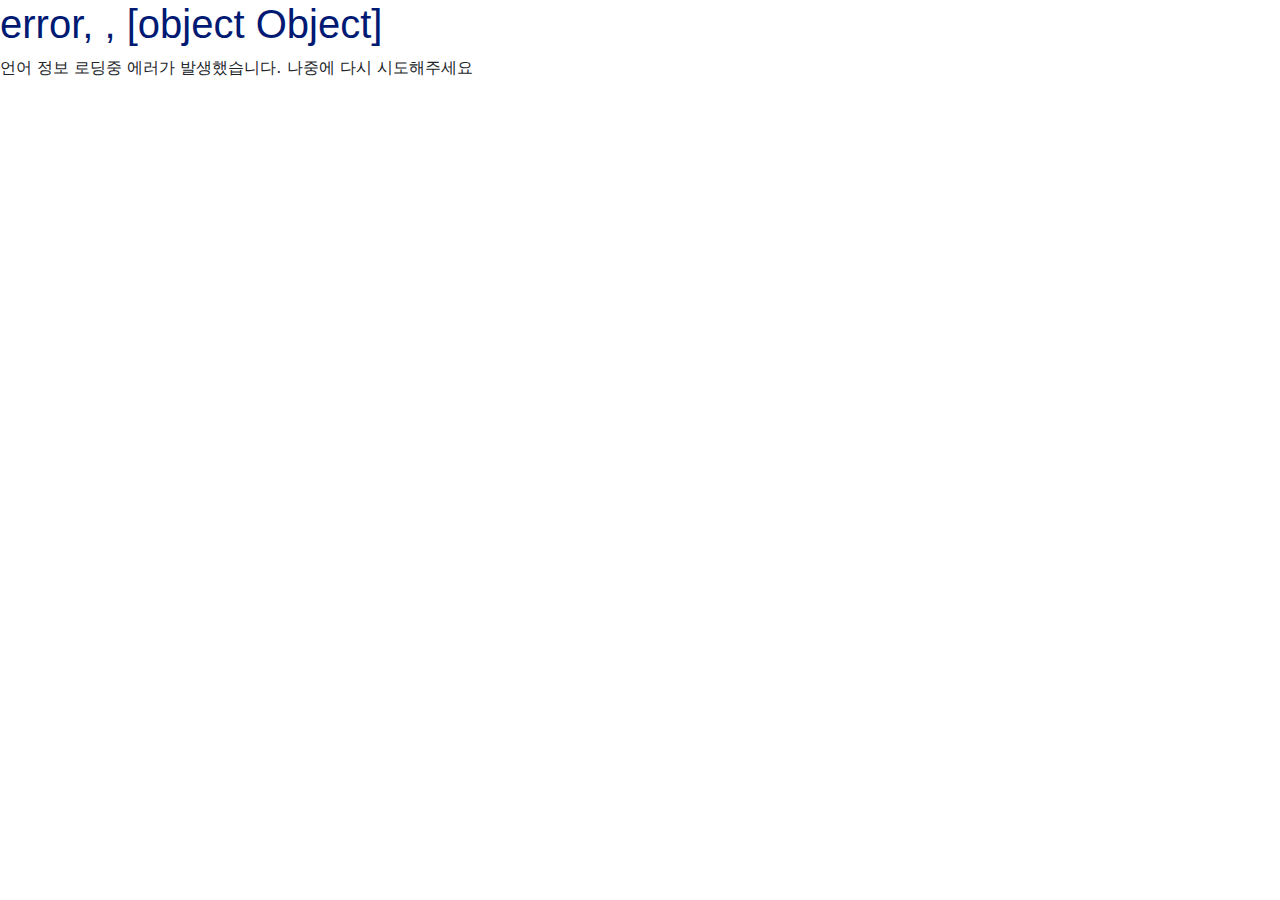
<file: starter-page.html>
<!DOCTYPE html>
<html lang="en">

<head>
  <meta charset="utf-8">
  <meta content="width=device-width, initial-scale=1.0" name="viewport">
  <title>Starter Page - Logis Bootstrap Template</title>
  <meta content="" name="description">
  <meta content="" name="keywords">

  <!-- Favicons -->
  <link href="assets/img/favicon.png" rel="icon">
  <link href="assets/img/apple-touch-icon.png" rel="apple-touch-icon">

  <!-- Fonts -->
  <link href="https://fonts.googleapis.com" rel="preconnect">
  <link href="https://fonts.gstatic.com" rel="preconnect" crossorigin>
  <link href="https://fonts.googleapis.com/css2?family=Roboto:ital,wght@0,100;0,300;0,400;0,500;0,700;0,900;1,100;1,300;1,400;1,500;1,700;1,900&family=Poppins:ital,wght@0,100;0,200;0,300;0,400;0,500;0,600;0,700;0,800;0,900;1,100;1,200;1,300;1,400;1,500;1,600;1,700;1,800;1,900&display=swap" rel="stylesheet">

  <!-- Vendor CSS Files -->
  <link href="assets/vendor/bootstrap/css/bootstrap.min.css" rel="stylesheet">
  <link href="assets/vendor/bootstrap-icons/bootstrap-icons.css" rel="stylesheet">
  <link href="assets/vendor/aos/aos.css" rel="stylesheet">
  <link href="assets/vendor/fontawesome-free/css/all.min.css" rel="stylesheet">
  <link href="assets/vendor/glightbox/css/glightbox.min.css" rel="stylesheet">
  <link href="assets/vendor/swiper/swiper-bundle.min.css" rel="stylesheet">
  <script src="https://ajax.googleapis.com/ajax/libs/jquery/3.7.1/jquery.min.js"></script>
  <script src="./language.js" refer></script>
  <!-- Main CSS File -->
  <link href="assets/css/main.css" rel="stylesheet">

  <!-- =======================================================
  * Template Name: Logis
  * Template URL: https://bootstrapmade.com/logis-bootstrap-logistics-website-template/
  * Updated: Jun 06 2024 with Bootstrap v5.3.3
  * Author: BootstrapMade.com
  * License: https://bootstrapmade.com/license/
  ======================================================== -->
  
</head>

<body class="starter-page-page">

  <header id="header" class="header d-flex align-items-center fixed-top">
    <div class="container-fluid container-xl position-relative d-flex align-items-center">

      <a href="index.html" class="logo d-flex align-items-center me-auto">
        <!-- Uncomment the line below if you also wish to use an image logo -->
        <!-- <img src="assets/img/logo.png" alt=""> -->
        <h1 class="sitename">Logis</h1>
      </a>

      <nav id="navmenu" class="navmenu">
        <ul>
          <li><a id="stats-item-multilang-tour" href="#" onclick="changeLang('en')"><br></a></li>
          <li><a id="test-component" href="#" onclick="changeLang('ko')"></a></li>
          <li><a id="test-component2" href="#"></a></li>
          <li><a id="test-component3" href="#"></a></li>
          <li class="dropdown"><a href="#"><span>Dropdown</span> <i class="bi bi-chevron-down toggle-dropdown"></i></a>
            <ul>
              <li><a href="#">Dropdown 1</a></li>
              <li class="dropdown"><a href="#"><span>Deep Dropdown</span> <i class="bi bi-chevron-down toggle-dropdown"></i></a>
                <ul>
                  <li><a href="#">Deep Dropdown 1</a></li>
                  <li><a href="#">Deep Dropdown 2</a></li>
                  <li><a href="#">Deep Dropdown 3</a></li>
                  <li><a href="#">Deep Dropdown 4</a></li>
                  <li><a href="#">Deep Dropdown 5</a></li>
                </ul>
              </li>
              <li><a href="#">Dropdown 2</a></li>
              <li><a href="#">Dropdown 3</a></li>
              <li><a href="#">Dropdown 4</a></li>
            </ul>
          </li>
          <li><a href="contact.html">Contact</a></li>
        </ul>
        <i class="mobile-nav-toggle d-xl-none bi bi-list"></i>
      </nav>

      <a class="btn-getstarted" href="get-a-quote.html">Get a Quote</a>

    </div>
  </header>

  <main class="main">

    <!-- Page Title -->
    <div class="page-title" data-aos="fade" style="background-image: url(assets/img/page-title-bg.jpg);">
      <div class="container position-relative">
        <h1>Starter Page</h1>
        <p>Esse dolorum voluptatum ullam est sint nemo et est ipsa porro placeat quibusdam quia assumenda numquam molestias.</p>
        <nav class="breadcrumbs">
          <ol>
            <li><a href="index.html">Home</a></li>
            <li class="current">Starter Page</li>
          </ol>
        </nav>
      </div>
    </div><!-- End Page Title -->

    <!-- Starter Section Section -->
    <section id="starter-section" class="starter-section section">

      <!-- Section Title -->
      <div class="container section-title" data-aos="fade-up">
        <span>Starter Section<br></span>
        <h2>Starter Section</h2>
        <p>Necessitatibus eius consequatur ex aliquid fuga eum quidem sint consectetur velit</p>
      </div><!-- End Section Title -->

      <div class="container" data-aos="fade-up">
        <p>Use this page as a starter for your own custom pages.</p>
      </div>

    </section><!-- /Starter Section Section -->

  </main>

  <footer id="footer" class="footer">

    <div class="container footer-top">
      <div class="row gy-4">
        <div class="col-lg-5 col-md-12 footer-about">
          <a href="index.html" class="logo d-flex align-items-center">
            <span class="sitename">Logis</span>
          </a>
          <p>Cras fermentum odio eu feugiat lide par naso tierra. Justo eget nada terra videa magna derita valies darta donna mare fermentum iaculis eu non diam phasellus.</p>
          <div class="social-links d-flex mt-4">
            <a href=""><i class="bi bi-twitter-x"></i></a>
            <a href=""><i class="bi bi-facebook"></i></a>
            <a href=""><i class="bi bi-instagram"></i></a>
            <a href=""><i class="bi bi-linkedin"></i></a>
          </div>
        </div>

        <div class="col-lg-2 col-6 footer-links">
          <h4>Useful Links</h4>
          <ul>
            <li><a href="#">Home</a></li>
            <li><a href="#">About us</a></li>
            <li><a href="#">Services</a></li>
            <li><a href="#">Terms of service</a></li>
            <li><a href="#">Privacy policy</a></li>
          </ul>
        </div>

        <div class="col-lg-2 col-6 footer-links">
          <h4>Our Services</h4>
          <ul>
            <li><a href="#">Web Design</a></li>
            <li><a href="#">Web Development</a></li>
            <li><a href="#">Product Management</a></li>
            <li><a href="#">Marketing</a></li>
            <li><a href="#">Graphic Design</a></li>
          </ul>
        </div>

        <div class="col-lg-3 col-md-12 footer-contact text-center text-md-start">
          <h4>Contact Us</h4>
          <p>A108 Adam Street</p>
          <p>New York, NY 535022</p>
          <p>United States</p>
          <p class="mt-4"><strong>Phone:</strong> <span>+1 5589 55488 55</span></p>
          <p><strong>Email:</strong> <span>info@example.com</span></p>
        </div>

      </div>
    </div>

    <div class="container copyright text-center mt-4">
      <p>© <span>Copyright</span> <strong class="px-1 sitename">Logis</strong> <span>All Rights Reserved</span></p>
      <div class="credits">
        <!-- All the links in the footer should remain intact. -->
        <!-- You can delete the links only if you've purchased the pro version. -->
        <!-- Licensing information: https://bootstrapmade.com/license/ -->
        <!-- Purchase the pro version with working PHP/AJAX contact form: [buy-url] -->
        Designed by <a href="https://bootstrapmade.com/">BootstrapMade</a>
      </div>
    </div>

  </footer>

  <!-- Scroll Top -->
  <a href="#" id="scroll-top" class="scroll-top d-flex align-items-center justify-content-center"><i class="bi bi-arrow-up-short"></i></a>

  <!-- Preloader -->
  <div id="preloader"></div>

  <!-- Vendor JS Files -->
  <script src="assets/vendor/bootstrap/js/bootstrap.bundle.min.js"></script>
  <script src="assets/vendor/php-email-form/validate.js"></script>
  <script src="assets/vendor/aos/aos.js"></script>
  <script src="assets/vendor/purecounter/purecounter_vanilla.js"></script>
  <script src="assets/vendor/glightbox/js/glightbox.min.js"></script>
  <script src="assets/vendor/swiper/swiper-bundle.min.js"></script>

  <!-- Main JS File -->
  <script src="assets/js/main.js"></script>

</body>

</html>
</file>
<file: assets/css/main.css>
/**
* Template Name: Logis
* Template URL: https://bootstrapmade.com/logis-bootstrap-logistics-website-template/
* Updated: Jun 06 2024 with Bootstrap v5.3.3
* Author: BootstrapMade.com
* License: https://bootstrapmade.com/license/
*/

/*--------------------------------------------------------------
# Font & Color Variables
# Help: https://bootstrapmade.com/color-system/
--------------------------------------------------------------*/
/* Fonts */
:root {
  --default-font: "Noto Sans KR",  system-ui, -apple-system, "Segoe UI", Roboto, "Helvetica Neue", Arial, "Noto Sans", "Liberation Sans", sans-serif, "Apple Color Emoji", "Segoe UI Emoji", "Segoe UI Symbol", "Noto Color Emoji";
  --heading-font: "Noto Sans KR",  sans-serif;
  --nav-font: "Noto Sans KR",  sans-serif;
}

/* Global Colors - The following color variables are used throughout the website. Updating them here will change the color scheme of the entire website */
:root { 
  --background-color: #ffffff; /* Background color for the entire website, including individual sections */
  --default-color: #212529; /* Default color used for the majority of the text content across the entire website */
  --heading-color: #001973; /* Color for headings, subheadings and title throughout the website */
  --accent-color: #0d42ff; /* Accent color that represents your brand on the website. It's used for buttons, links, and other elements that need to stand out */
  --contrast-color: #ffffff; /* The contrast color is used for elements when the background color is one of the heading, accent, or default colors. Its purpose is to ensure proper contrast and readability when placed over these more dominant colors */
}

/* Nav Menu Colors - The following color variables are used specifically for the navigation menu. They are separate from the global colors to allow for more customization options */
:root {
  --nav-color: rgba(255, 255, 255, 0.6);  /* The default color of the main navmenu links */
  --nav-hover-color: #ffffff; /* Applied to main navmenu links when they are hovered over or active */
  --nav-dropdown-background-color: #ffffff; /* Used as the background color for dropdown items that appear when hovering over primary navigation items */
  --nav-dropdown-color: #212529; /* Used for navigation links of the dropdown items in the navigation menu. */
  --nav-dropdown-hover-color: #0d42ff; /* Similar to --nav-hover-color, this color is applied to dropdown navigation links when they are hovered over. */
}

/* Template Custom Colors */
:root {
  --alt-background-color: #0e1d34;
}

/* Smooth scroll */
:root {
  scroll-behavior: smooth;
}

/*--------------------------------------------------------------
# General
--------------------------------------------------------------*/
body {
  color: var(--default-color);
  background-color: var(--background-color);
  font-family: var(--default-font);
}

a {
  color: var(--accent-color);
  text-decoration: none;
  transition: 0.3s;
}

a:hover {
  color: color-mix(in srgb, var(--accent-color), transparent 25%);
  text-decoration: none;
}

h1,
h2,
h3,
h4,
h5,
h6 {
  color: var(--heading-color);
  font-family: var(--heading-font);
}

/*--------------------------------------------------------------
# Global Header
--------------------------------------------------------------*/
.header {
  --background-color: rgba(255, 255, 255, 0);
  --heading-color: #ffffff;
  color: var(--default-color);
  background-color: var(--background-color);
  padding: 20px 0;
  transition: all 0.5s;
  z-index: 997;
}

.header .logo {
  line-height: 1;
}

.header .logo img {
  max-height: 36px;
  margin-right: 8px;
}

.header .logo h1 {
  font-size: 30px;
  margin: 0;
  font-weight: 700;
  color: var(--heading-color);
}

.header .btn-getstarted,
.header .btn-getstarted:focus {
  color: var(--contrast-color);
  background: var(--accent-color);
  font-size: 14px;
  padding: 8px 25px;
  margin: 0 0 0 30px;
  border-radius: 4px;
  transition: 0.3s;
}

.header .btn-getstarted:hover,
.header .btn-getstarted:focus:hover {
  color: var(--contrast-color);
  background: color-mix(in srgb, var(--accent-color), transparent 15%);
}

@media (max-width: 1200px) {
  .header .logo {
    order: 1;
  }

  .header .btn-getstarted {
    order: 2;
    margin: 0 15px 0 0;
    padding: 6px 15px;
  }

  .header .navmenu {
    order: 3;
  }
}

.scrolled .header {
  padding: 10px 0;
  box-shadow: 0px 0 18px color-mix(in srgb, var(--default-color), transparent 85%);
}

/* Global Header on Scroll
------------------------------*/
.scrolled .header {
  --background-color: rgba(14, 29, 52, 0.9);
}

/*--------------------------------------------------------------
# Navigation Menu
--------------------------------------------------------------*/
/* Navmenu - Desktop */
@media (min-width: 1200px) {
  .navmenu {
    padding: 0;
  }

  .navmenu ul {
    margin: 0;
    padding: 0;
    display: flex;
    list-style: none;
    align-items: center;
  }

  .navmenu li {
    position: relative;
  }

  .navmenu a,
  .navmenu a:focus {
    color: var(--nav-color);
    padding: 18px 15px;
    font-size: 16px;
    font-family: var(--nav-font);
    font-weight: 400;
    display: flex;
    align-items: center;
    justify-content: space-between;
    white-space: nowrap;
    transition: 0.3s;
  }

  .navmenu a i,
  .navmenu a:focus i {
    font-size: 12px;
    line-height: 0;
    margin-left: 5px;
    transition: 0.3s;
  }

  .navmenu li:last-child a {
    padding-right: 0;
  }

  .navmenu li:hover>a,
  .navmenu .active,
  .navmenu .active:focus {
    color: var(--nav-hover-color);
  }

  .navmenu .dropdown ul {
    margin: 0;
    padding: 10px 0;
    background: var(--nav-dropdown-background-color);
    display: block;
    position: absolute;
    visibility: hidden;
    left: 14px;
    top: 130%;
    opacity: 0;
    transition: 0.3s;
    border-radius: 4px;
    z-index: 99;
    box-shadow: 0px 0px 30px color-mix(in srgb, var(--default-color), transparent 85%);
  }

  .navmenu .dropdown ul li {
    min-width: 200px;
  }

  .navmenu .dropdown ul a {
    padding: 10px 20px;
    font-size: 15px;
    text-transform: none;
    color: var(--nav-dropdown-color);
  }

  .navmenu .dropdown ul a i {
    font-size: 12px;
  }

  .navmenu .dropdown ul a:hover,
  .navmenu .dropdown ul .active:hover,
  .navmenu .dropdown ul li:hover>a {
    color: var(--nav-dropdown-hover-color);
  }

  .navmenu .dropdown:hover>ul {
    opacity: 1;
    top: 100%;
    visibility: visible;
  }

  .navmenu .dropdown .dropdown ul {
    top: 0;
    left: -90%;
    visibility: hidden;
  }

  .navmenu .dropdown .dropdown:hover>ul {
    opacity: 1;
    top: 0;
    left: -100%;
    visibility: visible;
  }
}

/* Navmenu - Mobile */
@media (max-width: 1199px) {
  .mobile-nav-toggle {
    color: var(--nav-color);
    font-size: 28px;
    line-height: 0;
    margin-right: 10px;
    cursor: pointer;
    transition: color 0.3s;
  }

  .navmenu {
    padding: 0;
    z-index: 9997;
  }

  .navmenu ul {
    display: none;
    position: absolute;
    inset: 60px 20px 20px 20px;
    padding: 10px 0;
    margin: 0;
    border-radius: 6px;
    background-color: var(--nav-dropdown-background-color);
    overflow-y: auto;
    transition: 0.3s;
    z-index: 9998;
    box-shadow: 0px 0px 30px color-mix(in srgb, var(--default-color), transparent 90%);
  }

  .navmenu a,
  .navmenu a:focus {
    color: var(--nav-dropdown-color);
    padding: 10px 20px;
    font-family: var(--nav-font);
    font-size: 17px;
    font-weight: 500;
    display: flex;
    align-items: center;
    justify-content: space-between;
    white-space: nowrap;
    transition: 0.3s;
  }

  .navmenu a i,
  .navmenu a:focus i {
    font-size: 12px;
    line-height: 0;
    margin-left: 5px;
    width: 30px;
    height: 30px;
    display: flex;
    align-items: center;
    justify-content: center;
    border-radius: 50%;
    transition: 0.3s;
    background-color: color-mix(in srgb, var(--accent-color), transparent 90%);
  }

  .navmenu a i:hover,
  .navmenu a:focus i:hover {
    background-color: var(--accent-color);
    color: var(--contrast-color);
  }

  .navmenu a:hover,
  .navmenu .active,
  .navmenu .active:focus {
    color: var(--nav-dropdown-hover-color);
  }

  .navmenu .active i,
  .navmenu .active:focus i {
    background-color: var(--accent-color);
    color: var(--contrast-color);
    transform: rotate(180deg);
  }

  .navmenu .dropdown ul {
    position: static;
    display: none;
    z-index: 99;
    padding: 10px 0;
    margin: 10px 20px;
    background-color: var(--nav-dropdown-background-color);
    border: 1px solid color-mix(in srgb, var(--default-color), transparent 90%);
    box-shadow: none;
    transition: all 0.5s ease-in-out;
  }

  .navmenu .dropdown ul ul {
    background-color: rgba(33, 37, 41, 0.1);
  }

  .navmenu .dropdown>.dropdown-active {
    display: block;
    background-color: rgba(33, 37, 41, 0.03);
  }

  .mobile-nav-active {
    overflow: hidden;
  }

  .mobile-nav-active .mobile-nav-toggle {
    color: #fff;
    position: absolute;
    font-size: 32px;
    top: 15px;
    right: 15px;
    margin-right: 0;
    z-index: 9999;
  }

  .mobile-nav-active .navmenu {
    position: fixed;
    overflow: hidden;
    inset: 0;
    background: rgba(33, 37, 41, 0.8);
    transition: 0.3s;
  }

  .mobile-nav-active .navmenu>ul {
    display: block;
  }
}

/*--------------------------------------------------------------
# Global Footer
--------------------------------------------------------------*/
.footer {
  --background-color: var(--alt-background-color);
  --default-color: #ffffff;
  --heading-color: #ffffff;
  color: var(--default-color);
  background-color: var(--background-color);
  font-size: 14px;
  position: relative;
}

.footer .footer-top {
  padding-top: 50px;
  border-top: 1px solid color-mix(in srgb, var(--default-color), transparent 90%);
}

.footer .footer-about .logo {
  line-height: 1;
  margin-bottom: 25px;
}

.footer .footer-about .logo img {
  max-height: 40px;
  margin-right: 6px;
}

.footer .footer-about .logo span {
  color: var(--heading-color);
  font-size: 30px;
  font-weight: 700;
  letter-spacing: 1px;
  font-family: var(--heading-font);
}

.footer .footer-about p {
  font-size: 14px;
  font-family: var(--heading-font);
}

.footer .social-links a {
  display: flex;
  align-items: center;
  justify-content: center;
  width: 40px;
  height: 40px;
  border-radius: 50%;
  border: 1px solid color-mix(in srgb, var(--default-color), transparent 50%);
  font-size: 16px;
  color: color-mix(in srgb, var(--default-color), transparent 50%);
  margin-right: 10px;
  transition: 0.3s;
}

.footer .social-links a:hover {
  color: var(--default-color);
  border-color: var(--default-color);
}

.footer h4 {
  font-size: 16px;
  font-weight: bold;
  position: relative;
  padding-bottom: 12px;
}

.footer .footer-links {
  margin-bottom: 30px;
}

.footer .footer-links ul {
  list-style: none;
  padding: 0;
  margin: 0;
}

.footer .footer-links ul i {
  padding-right: 2px;
  font-size: 12px;
  line-height: 0;
}

.footer .footer-links ul li {
  padding: 10px 0;
  display: flex;
  align-items: center;
}

.footer .footer-links ul li:first-child {
  padding-top: 0;
}

.footer .footer-links ul a {
  color: color-mix(in srgb, var(--default-color), transparent 40%);
  display: inline-block;
  line-height: 1;
}

.footer .footer-links ul a:hover {
  color: var(--default-color);
}

.footer .footer-contact p {
  margin-bottom: 5px;
}

.footer .copyright {
  padding-top: 30px;
  padding-bottom: 30px;
  border-top: 1px solid color-mix(in srgb, var(--heading-color), transparent 90%);
}

.footer .copyright p {
  margin-bottom: 0;
}

.footer .credits {
  margin-top: 4px;
  font-size: 13px;
}

.footer .credits a {
  color: var(--default-color);
}

/*--------------------------------------------------------------
# Preloader
--------------------------------------------------------------*/
#preloader {
  position: fixed;
  inset: 0;
  z-index: 9999;
  overflow: hidden;
  background-color: var(--background-color);
  transition: all 0.6s ease-out;
  width: 100%;
  height: 100vh;
}

#preloader:before,
#preloader:after {
  content: "";
  position: absolute;
  border: 4px solid var(--accent-color);
  border-radius: 50%;
  animation: animate-preloader 2s cubic-bezier(0, 0.2, 0.8, 1) infinite;
}

#preloader:after {
  animation-delay: -0.5s;
}

@keyframes animate-preloader {
  0% {
    width: 10px;
    height: 10px;
    top: calc(50% - 5px);
    left: calc(50% - 5px);
    opacity: 1;
  }

  100% {
    width: 72px;
    height: 72px;
    top: calc(50% - 36px);
    left: calc(50% - 36px);
    opacity: 0;
  }
}

/*--------------------------------------------------------------
# Scroll Top Button
--------------------------------------------------------------*/
.scroll-top {
  position: fixed;
  visibility: hidden;
  opacity: 0;
  right: 15px;
  bottom: 15px;
  z-index: 99999;
  background-color: var(--accent-color);
  width: 40px;
  height: 40px;
  border-radius: 4px;
  transition: all 0.4s;
}

.scroll-top i {
  font-size: 24px;
  color: var(--contrast-color);
  line-height: 0;
}

.scroll-top:hover {
  background-color: color-mix(in srgb, var(--accent-color), transparent 20%);
  color: var(--contrast-color);
}

.scroll-top.active {
  visibility: visible;
  opacity: 1;
}

/*--------------------------------------------------------------
# Disable aos animation delay on mobile devices
--------------------------------------------------------------*/
@media screen and (max-width: 768px) {
  [data-aos-delay] {
    transition-delay: 0 !important;
  }
}

/*--------------------------------------------------------------
# Global Page Titles & Breadcrumbs
--------------------------------------------------------------*/
.page-title {
  --background-color: var(--alt-background-color);
  --heading-color: var(--contrast-color);
  --default-color: var(--contrast-color);
  color: var(--default-color);
  background-color: var(--background-color);
  background-size: cover;
  background-position: center;
  background-repeat: no-repeat;
  padding: 160px 0 80px 0;
  text-align: center;
  position: relative;
}

.page-title:before {
  content: "";
  background-color: color-mix(in srgb, var(--background-color), transparent 30%);
  position: absolute;
  inset: 0;
}

.page-title h1 {
  font-size: 42px;
  font-weight: 700;
  margin-bottom: 10px;
}

.page-title .breadcrumbs ol {
  display: flex;
  flex-wrap: wrap;
  list-style: none;
  justify-content: center;
  padding: 0;
  margin: 0;
  font-size: 16px;
  font-weight: 400;
}

.page-title .breadcrumbs ol a {
  color: color-mix(in srgb, var(--default-color), transparent 50%);
}

.page-title .breadcrumbs ol a:hover {
  color: var(--contrast-color);
}

.page-title .breadcrumbs ol li+li {
  padding-left: 10px;
}

.page-title .breadcrumbs ol li+li::before {
  content: "/";
  display: inline-block;
  padding-right: 10px;
  color: color-mix(in srgb, var(--default-color), transparent 50%);
}

/*--------------------------------------------------------------
# Global Sections
--------------------------------------------------------------*/
section,
.section {
  color: var(--default-color);
  background-color: var(--background-color);
  padding: 60px 0;
  scroll-margin-top: 100px;
  overflow: clip;
}

@media (max-width: 1199px) {

  section,
  .section {
    scroll-margin-top: 66px;
  }
}

/*--------------------------------------------------------------
# Global Section Titles
--------------------------------------------------------------*/
.section-title {
  text-align: center;
  padding: 30px 0;
  margin-bottom: 30px;
  position: relative;
}

.section-title h2 {
  font-size: 32px;
  font-weight: 700;
  text-transform: uppercase;
  margin-bottom: 20px;
  padding-bottom: 0;
  position: relative;
  z-index: 2;
}

.section-title span {
  position: absolute;
  top: 4px;
  color: color-mix(in srgb, var(--heading-color), transparent 95%);
  left: 0;
  right: 0;
  z-index: 1;
  font-weight: 700;
  font-size: 52px;
  text-transform: uppercase;
  line-height: 1;
}

.section-title p {
  margin-bottom: 0;
  position: relative;
  z-index: 2;
}

@media (max-width: 575px) {
  .section-title h2 {
    font-size: 28px;
    margin-bottom: 15px;
  }

  .section-title span {
    font-size: 38px;
  }
}

/*--------------------------------------------------------------
# Hero Section
--------------------------------------------------------------*/
.hero {
  --default-color: #ffffff;
  --background-color: var(--alt-background-color);
  --heading-color: #ffffff;
  width: 100%;
  min-height: 50vh;
  position: relative;
  padding: 120px 0 60px 0;
}

.hero .hero-bg {
  position: absolute;
  inset: 0;
  display: block;
  width: 100%;
  height: 100%;
  object-fit: cover;
  z-index: 1;
}

.hero .container {
  position: relative;
  z-index: 3;
}

.hero h2 {
  margin-bottom: 20px;
  padding: 0;
  font-size: 48px;
  font-weight: 700;
}

@media (max-width: 575px) {
  .hero h2 {
    font-size: 30px;
  }
}

.hero p {
  font-size: 15px;
  font-weight: 400;
  margin-bottom: 40px;
}

.hero form {
  background: var(--default-color);
  padding: 10px;
  border-radius: 10px;
}

.hero form .form-control {
  padding-top: 18px;
  padding-bottom: 18px;
  padding-left: 20px;
  padding-right: 20px;
  margin-right: 10px;
  border: none !important;
  background: none !important;
}

.hero form .form-control:hover,
.hero form .form-control:focus {
  outline: none;
  box-shadow: none;
}

.hero form .btn-primary {
  color: var(--contrast-color);
  background-color: var(--accent-color);
  padding: 10px 30px;
}

.hero form .btn-primary:hover {
  background-color: color-mix(in srgb, var(--accent-color), transparent 15%);
}

.hero .stats-item {
  padding: 30px;
  width: 100%;
}

.hero .stats-item span {
  font-size: 32px;
  display: block;
  font-weight: 700;
  margin-bottom: 15px;
  padding-bottom: 15px;
  position: relative;
}

.hero .stats-item span:after {
  content: "";
  position: absolute;
  display: block;
  width: 20px;
  height: 3px;
  background: var(--accent-color);
  left: 0;
  right: 0;
  bottom: 0;
  margin: auto;
}

.hero .stats-item p {
  padding: 0;
  margin: 0;
  font-family: var(--heading-font);
  font-size: 15px;
  font-weight: 600;
}

/*--------------------------------------------------------------
# Featured Services Section
--------------------------------------------------------------*/
.featured-services .service-item {
  position: relative;
  height: 100%;
  margin-bottom: 30px;
}

.featured-services .service-item .icon {
  margin-right: 20px;
}

.featured-services .service-item .icon i {
  color: var(--accent-color);
  font-size: 40px;
  transition: 0.3s;
}

.featured-services .service-item:hover .icon i {
  color: var(--accent-color);
}

.featured-services .service-item .title {
  color: var(--heading-color);
  font-weight: 700;
  margin-bottom: 10px;
  font-size: 20px;
  transition: 0.3s;
}

.featured-services .service-item .description {
  font-size: 15px;
  color: color-mix(in srgb, var(--default-color), transparent 30%);
  margin-bottom: 10px;
}

.featured-services .service-item .readmore {
  display: flex;
  align-items: center;
  color: color-mix(in srgb, var(--default-color), transparent 30%);
  transition: 0.3s;
  font-weight: 700;
  font-size: 14px;
}

.featured-services .service-item .readmore i {
  margin-left: 8px;
}

.featured-services .service-item:hover .title,
.featured-services .service-item:hover .readmore,
.featured-services .service-item:hover .icon i {
  color: var(--accent-color);
}

/*--------------------------------------------------------------
# About Section
--------------------------------------------------------------*/
.about .content h3 {
  font-size: 2rem;
  font-weight: 700;
}

.about .content ul {
  list-style: none;
  padding: 0;
}

.about .content ul li {
  display: flex;
  align-items: flex-start;
  margin-top: 40px;
}

.about .content ul i {
  flex-shrink: 0;
  font-size: 48px;
  color: var(--accent-color);
  margin-right: 20px;
  line-height: 0;
}

.about .content ul h5 {
  font-size: 18px;
  font-weight: 700;
}

.about .content ul p {
  font-size: 15px;
}

.about .content p:last-child {
  margin-bottom: 0;
}

.about .play-btn {
  width: 94px;
  height: 94px;
  background: radial-gradient(var(--accent-color) 50%, color-mix(in srgb, var(--accent-color), transparent 75%) 52%);
  border-radius: 50%;
  display: block;
  position: absolute;
  left: calc(50% - 47px);
  top: calc(50% - 47px);
  overflow: hidden;
}

.about .play-btn:before {
  content: "";
  position: absolute;
  width: 120px;
  height: 120px;
  animation-delay: 0s;
  animation: pulsate-btn 2s;
  animation-direction: forwards;
  animation-iteration-count: infinite;
  animation-timing-function: steps;
  opacity: 1;
  border-radius: 50%;
  border: 5px solid color-mix(in srgb, var(--accent-color), transparent 30%);
  top: -15%;
  left: -15%;
  background: rgba(198, 16, 0, 0);
}

.about .play-btn:after {
  content: "";
  position: absolute;
  left: 50%;
  top: 50%;
  transform: translateX(-40%) translateY(-50%);
  width: 0;
  height: 0;
  border-top: 10px solid transparent;
  border-bottom: 10px solid transparent;
  border-left: 15px solid #fff;
  z-index: 100;
  transition: all 400ms cubic-bezier(0.55, 0.055, 0.675, 0.19);
}

.about .play-btn:hover:before {
  content: "";
  position: absolute;
  left: 50%;
  top: 50%;
  transform: translateX(-40%) translateY(-50%);
  width: 0;
  height: 0;
  border: none;
  border-top: 10px solid transparent;
  border-bottom: 10px solid transparent;
  border-left: 15px solid #fff;
  z-index: 200;
  animation: none;
  border-radius: 0;
}

.about .play-btn:hover:after {
  border-left: 15px solid var(--accent-color);
  transform: scale(20);
}

@keyframes pulsate-btn {
  0% {
    transform: scale(0.6, 0.6);
    opacity: 1;
  }

  100% {
    transform: scale(1, 1);
    opacity: 0;
  }
}

/*--------------------------------------------------------------
# Services Section
--------------------------------------------------------------*/
.services .card {
  background-color: var(--background-color);
  color: var(--default-color);
  border: 1px solid color-mix(in srgb, var(--default-color), transparent 85%);
  position: relative;
  border-radius: 0;
  height: 100%;
}

.services .card .card-img {
  overflow: hidden;
  margin-bottom: 15px;
  border-radius: 0;
}

.services .card .card-img img {
  transition: 0.3s ease-in-out;
}

.services .card h3 {
  font-weight: 700;
  font-size: 18px;
  margin-bottom: 5px;
  padding: 10px 30px;
  text-transform: uppercase;
}

.services .card a {
  color: var(--heading-color);
  transition: 0.3;
}

.services .card a:hover {
  color: var(--accent-color);
}

.services .card p {
  padding: 0 30px;
  margin-bottom: 30px;
  color: color-mix(in srgb, var(--default-color), transparent 40%);
  font-size: 15px;
}

.services .card:hover .card-img img {
  transform: scale(1.1);
}

/*--------------------------------------------------------------
# Call To Action Section
--------------------------------------------------------------*/
.call-to-action {
  --background-color: var(--alt-background-color);
  --default-color: #ffffff;
  --contrast-color: #ffffff;
  padding: 80px 0;
  position: relative;
  clip-path: inset(0);
}

.call-to-action img {
  position: fixed;
  top: 0;
  left: 0;
  display: block;
  width: 100%;
  height: 100%;
  object-fit: cover;
  z-index: 1;
}

.call-to-action:before {
  content: "";
  background: color-mix(in srgb, var(--background-color), transparent 20%);
  position: absolute;
  inset: 0;
  z-index: 2;
}

.call-to-action .container {
  position: relative;
  z-index: 3;
}

.call-to-action h3 {
  font-size: 28px;
  font-weight: 700;
  color: var(--default-color);
}

.call-to-action p {
  color: var(--default-color);
}

.call-to-action .cta-btn {
  font-family: var(--heading-font);
  font-weight: 500;
  font-size: 16px;
  letter-spacing: 1px;
  display: inline-block;
  padding: 12px 40px;
  border-radius: 5px;
  transition: 0.5s;
  margin: 10px;
  border: 2px solid var(--contrast-color);
  color: var(--contrast-color);
}

.call-to-action .cta-btn:hover {
  background: var(--accent-color);
  border: 2px solid var(--accent-color);
}

/*--------------------------------------------------------------
# Features Section
--------------------------------------------------------------*/
.features .features-item {
  color: color-mix(in srgb, var(--default-color), transparent 20%);
}

.features .features-item+.features-item {
  margin-top: 100px;
}

@media (max-width: 640px) {
  .features .features-item+.features-item {
    margin-top: 40px;
  }
}

.features .features-item h3 {
  font-weight: 700;
  font-size: 26px;
}

.features .features-item ul {
  list-style: none;
  padding: 0;
}

.features .features-item ul li {
  padding-bottom: 10px;
  display: flex;
  align-items: center;
}

.features .features-item ul li:last-child {
  padding-bottom: 0;
}

.features .features-item ul i {
  font-size: 20px;
  padding-right: 4px;
  color: var(--accent-color);
}

.features .features-item p:last-child {
  margin-bottom: 0;
}

/*--------------------------------------------------------------
# Pricing Section
--------------------------------------------------------------*/
.pricing .pricing-item {
  box-shadow: 0 3px 20px -2px color-mix(in srgb, var(--default-color), transparent 90%);
  border-top: 4px solid var(--background-color);
  padding: 60px 40px;
  height: 100%;
  border-radius: 5px;
}

.pricing h3 {
  font-weight: 600;
  margin-bottom: 15px;
  font-size: 20px;
}

.pricing h4 {
  color: var(--accent-color);
  font-size: 48px;
  font-weight: 400;
  font-family: var(--heading-font);
  margin-bottom: 0;
}

.pricing h4 sup {
  font-size: 28px;
}

.pricing h4 span {
  color: color-mix(in srgb, var(--default-color), transparent 50%);
  font-size: 18px;
}

.pricing ul {
  padding: 20px 0;
  list-style: none;
  color: color-mix(in srgb, var(--default-color), transparent 30%);
  text-align: left;
  line-height: 20px;
}

.pricing ul li {
  padding: 10px 0;
  display: flex;
  align-items: center;
}

.pricing ul i {
  color: #059652;
  font-size: 24px;
  padding-right: 3px;
}

.pricing ul .na {
  color: color-mix(in srgb, var(--default-color), transparent 60%);
}

.pricing ul .na i {
  color: color-mix(in srgb, var(--default-color), transparent 60%);
}

.pricing ul .na span {
  text-decoration: line-through;
}

.pricing .buy-btn {
  color: var(--accent-color);
  background-color: var(--background-color);
  display: inline-block;
  padding: 8px 35px 10px 35px;
  border-radius: 50px;
  transition: none;
  font-size: 16px;
  font-weight: 500;
  font-family: var(--heading-font);
  transition: 0.3s;
  border: 1px solid var(--accent-color);
}

.pricing .buy-btn:hover {
  background: var(--accent-color);
  color: var(--contrast-color);
}

.pricing .featured {
  border-top-color: var(--accent-color);
}

.pricing .featured .buy-btn {
  background: var(--accent-color);
  color: var(--contrast-color);
}

@media (max-width: 992px) {
  .pricing .box {
    max-width: 60%;
    margin: 0 auto 30px auto;
  }
}

@media (max-width: 767px) {
  .pricing .box {
    max-width: 80%;
    margin: 0 auto 30px auto;
  }
}

@media (max-width: 420px) {
  .pricing .box {
    max-width: 100%;
    margin: 0 auto 30px auto;
  }
}

/*--------------------------------------------------------------
# Testimonials Section
--------------------------------------------------------------*/
.testimonials {
  --default-color: #ffffff;
  --background-color: var(--alt-background-color);
  --heading-color: #ffffff;
  padding: 80px 0;
  position: relative;
}

.testimonials:before {
  content: "";
  background: color-mix(in srgb, var(--background-color), transparent 30%);
  position: absolute;
  inset: 0;
  z-index: 2;
}

.testimonials .testimonials-bg {
  position: absolute;
  inset: 0;
  display: block;
  width: 100%;
  height: 100%;
  object-fit: cover;
  z-index: 1;
}

.testimonials .container {
  position: relative;
  z-index: 3;
}

.testimonials .testimonials-carousel,
.testimonials .testimonials-slider {
  overflow: hidden;
}

.testimonials .testimonial-item {
  text-align: center;
}

.testimonials .testimonial-item .testimonial-img {
  width: 100px;
  border-radius: 50%;
  border: 6px solid color-mix(in srgb, var(--default-color), transparent 85%);
  margin: 0 auto;
}

.testimonials .testimonial-item h3 {
  font-size: 20px;
  font-weight: bold;
  margin: 10px 0 5px 0;
}

.testimonials .testimonial-item h4 {
  font-size: 14px;
  margin: 0 0 15px 0;
  color: color-mix(in srgb, var(--default-color), transparent 40%);
}

.testimonials .testimonial-item .stars {
  margin-bottom: 15px;
}

.testimonials .testimonial-item .stars i {
  color: #ffc107;
  margin: 0 1px;
}

.testimonials .testimonial-item .quote-icon-left,
.testimonials .testimonial-item .quote-icon-right {
  color: color-mix(in srgb, var(--default-color), transparent 40%);
  font-size: 26px;
  line-height: 0;
}

.testimonials .testimonial-item .quote-icon-left {
  display: inline-block;
  left: -5px;
  position: relative;
}

.testimonials .testimonial-item .quote-icon-right {
  display: inline-block;
  right: -5px;
  position: relative;
  top: 10px;
  transform: scale(-1, -1);
}

.testimonials .testimonial-item p {
  font-style: italic;
  margin: 0 auto 15px auto;
}

.testimonials .swiper-wrapper {
  height: auto;
}

.testimonials .swiper-pagination {
  margin-top: 20px;
  position: relative;
}

.testimonials .swiper-pagination .swiper-pagination-bullet {
  width: 12px;
  height: 12px;
  background-color: color-mix(in srgb, var(--default-color), transparent 50%);
  opacity: 0.5;
}

.testimonials .swiper-pagination .swiper-pagination-bullet-active {
  background-color: var(--default-color);
  opacity: 1;
}

@media (min-width: 992px) {
  .testimonials .testimonial-item p {
    width: 80%;
  }
}

/*--------------------------------------------------------------
# Faq Section
--------------------------------------------------------------*/
.faq .faq-container {
  margin-top: 15px;
}

.faq .faq-container .faq-item {
  position: relative;
  padding: 20px;
  margin-bottom: 20px;
  background-color: color-mix(in srgb, var(--default-color), transparent 96%);
  overflow: hidden;
  transition: 0.3s;
}

.faq .faq-container .faq-item:last-child {
  margin-bottom: 0;
}

.faq .faq-container .faq-item h3 {
  font-weight: 600;
  font-size: 18px;
  line-height: 24px;
  margin: 0 30px 0 32px;
  transition: 0.3s;
  cursor: pointer;
}

.faq .faq-container .faq-item h3 span {
  color: var(--accent-color);
  padding-right: 5px;
}

.faq .faq-container .faq-item h3:hover {
  color: var(--accent-color);
}

.faq .faq-container .faq-item .faq-content {
  display: grid;
  grid-template-rows: 0fr;
  transition: 0.3s ease-in-out;
  visibility: hidden;
  opacity: 0;
}

.faq .faq-container .faq-item .faq-content p {
  margin-bottom: 0;
  overflow: hidden;
}

.faq .faq-container .faq-item .faq-icon {
  position: absolute;
  top: 22px;
  left: 20px;
  font-size: 20px;
  line-height: 0;
  transition: 0.3s;
  color: var(--accent-color);
}

.faq .faq-container .faq-item .faq-toggle {
  position: absolute;
  top: 20px;
  right: 20px;
  font-size: 16px;
  line-height: 0;
  transition: 0.3s;
  cursor: pointer;
}

.faq .faq-container .faq-item .faq-toggle:hover {
  color: var(--accent-color);
}

.faq .faq-container .faq-active {
  background-color: var(--heading-color);
  transition: 0.3s;
}

.faq .faq-container .faq-active h3,
.faq .faq-container .faq-active h3:hover,
.faq .faq-container .faq-active .faq-toggle,
.faq .faq-container .faq-active .faq-icon,
.faq .faq-container .faq-active .faq-content {
  color: var(--contrast-color);
}

.faq .faq-container .faq-active .faq-content {
  grid-template-rows: 1fr;
  visibility: visible;
  opacity: 1;
  padding-top: 10px;
}

.faq .faq-container .faq-active .faq-toggle {
  transform: rotate(90deg);
}

/*--------------------------------------------------------------
# Stats Section
--------------------------------------------------------------*/
.stats .stats-item {
  padding: 30px;
  width: 100%;
}

.stats .stats-item span {
  color: var(--heading-color);
  font-size: 48px;
  display: block;
  font-weight: 700;
  margin-bottom: 20px;
  padding-bottom: 20px;
  position: relative;
}

.stats .stats-item span:after {
  content: "";
  position: absolute;
  display: block;
  width: 25px;
  height: 3px;
  background: var(--accent-color);
  left: 0;
  right: 0;
  bottom: 0;
  margin: auto;
}

.stats .stats-item p {
  color: color-mix(in srgb, var(--default-color), transparent 40%);
  padding: 0;
  margin: 0;
  font-family: var(--heading-font);
  font-weight: 500;
}

/*--------------------------------------------------------------
# Team Section
--------------------------------------------------------------*/
.team .member {
  border: 1px solid color-mix(in srgb, var(--default-color), transparent 90%);
  text-align: center;
  margin-bottom: 20px;
}

.team .member img {
  margin: -1px -1px 30px -1px;
}

.team .member .member-content {
  padding: 0 20px 30px 20px;
}

.team .member h4 {
  font-weight: 700;
  margin-bottom: 2px;
  font-size: 18px;
}

.team .member span {
  font-style: italic;
  display: block;
  font-size: 13px;
  color: color-mix(in srgb, var(--default-color), transparent 20%);
}

.team .member p {
  padding-top: 10px;
  font-size: 14px;
  font-style: italic;
  color: color-mix(in srgb, var(--default-color), transparent 40%);
}

.team .member .social {
  margin-top: 15px;
}

.team .member .social a {
  color: color-mix(in srgb, var(--default-color), transparent 60%);
  transition: 0.3s;
}

.team .member .social a:hover {
  color: var(--accent-color);
}

.team .member .social i {
  font-size: 18px;
  margin: 0 2px;
}

/*--------------------------------------------------------------
# Service Details Section
--------------------------------------------------------------*/
.service-details .services-list {
  padding: 10px 30px;
  border: 1px solid color-mix(in srgb, var(--default-color), transparent 90%);
  margin-bottom: 20px;
}

.service-details .services-list a {
  display: block;
  line-height: 1;
  padding: 8px 0 8px 15px;
  border-left: 3px solid color-mix(in srgb, var(--default-color), transparent 70%);
  margin: 20px 0;
  color: color-mix(in srgb, var(--default-color), transparent 20%);
  transition: 0.3s;
}

.service-details .services-list a.active {
  color: var(--heading-color);
  font-weight: 700;
  border-color: var(--accent-color);
}

.service-details .services-list a:hover {
  border-color: var(--accent-color);
}

.service-details .services-img {
  margin-bottom: 20px;
}

.service-details h3 {
  font-size: 26px;
  font-weight: 700;
}

.service-details h4 {
  font-size: 20px;
  font-weight: 700;
}

.service-details p {
  font-size: 15px;
}

.service-details ul {
  list-style: none;
  padding: 0;
  font-size: 15px;
}

.service-details ul li {
  padding: 5px 0;
  display: flex;
  align-items: center;
}

.service-details ul i {
  font-size: 20px;
  margin-right: 8px;
  color: var(--accent-color);
}

/*--------------------------------------------------------------
# Alt Pricing Section
--------------------------------------------------------------*/
.alt-pricing .pricing-item {
  box-shadow: 0 3px 20px -2px color-mix(in srgb, var(--default-color), transparent 90%);
  padding-bottom: 30px;
  position: relative;
}

.alt-pricing .pricing-item h3 {
  font-weight: 700;
  margin-bottom: 0;
  font-size: 24px;
}

.alt-pricing .pricing-item h4 {
  font-size: 48px;
  color: var(--accent-color);
  font-weight: 400;
  font-family: var(--heading-font);
  margin-bottom: 25px;
  text-align: center;
}

.alt-pricing .pricing-item h4 sup {
  font-size: 28px;
}

.alt-pricing .pricing-item h4 span {
  color: color-mix(in srgb, var(--default-color), transparent 60%);
  font-size: 18px;
}

.alt-pricing .pricing-item ul {
  padding: 20px 0;
  list-style: none;
  color: color-mix(in srgb, var(--default-color), transparent 40%);
  text-align: left;
  line-height: 20px;
}

.alt-pricing .pricing-item ul li {
  padding-top: 15px;
  display: flex;
  align-items: center;
}

.alt-pricing .pricing-item ul i {
  color: #059652;
  font-size: 24px;
  padding-right: 3px;
}

.alt-pricing .pricing-item ul .na {
  color: color-mix(in srgb, var(--default-color), transparent 60%);
}

.alt-pricing .pricing-item ul .na i {
  color: color-mix(in srgb, var(--default-color), transparent 60%);
}

.alt-pricing .pricing-item ul .na span {
  text-decoration: line-through;
}

.alt-pricing .buy-btn {
  color: var(--contrast-color);
  background-color: var(--accent-color);
  border: 2px solid var(--accent-color);
  display: inline-block;
  padding: 12px 40px;
  border-radius: 4px;
  transition: none;
  font-size: 16px;
  font-weight: 500;
  transition: 0.3s;
  font-family: var(--heading-font);
}

.alt-pricing .buy-btn:hover {
  background: color-mix(in srgb, var(--accent-color), transparent 20%);
}

.alt-pricing .featured {
  background: var(--accent-color);
}

.alt-pricing .featured h3,
.alt-pricing .featured h4,
.alt-pricing .featured h4 span,
.alt-pricing .featured ul,
.alt-pricing .featured ul .na,
.alt-pricing .featured ul i,
.alt-pricing .featured ul .na i {
  color: var(--contrast-color);
}

.alt-pricing .featured .buy-btn {
  background: var(--accent-color);
  color: var(--contrast-color);
  border-color: var(--contrast-color);
}

.alt-pricing .featured .buy-btn:hover {
  background: var(--contrast-color);
  color: var(--accent-color);
}

/*--------------------------------------------------------------
# Contact Section
--------------------------------------------------------------*/
.contact .info-item+.info-item {
  margin-top: 40px;
}

.contact .info-item i {
  color: var(--contrast-color);
  background: var(--accent-color);
  font-size: 20px;
  width: 44px;
  height: 44px;
  display: flex;
  justify-content: center;
  align-items: center;
  border-radius: 4px;
  transition: all 0.3s ease-in-out;
  margin-right: 15px;
}

.contact .info-item h3 {
  font-size: 20px;
  padding: 0;
  font-size: 18px;
  font-weight: 700;
  margin-bottom: 5px;
}

.contact .info-item p {
  padding: 0;
  margin-bottom: 0;
  font-size: 14px;
}

.contact .php-email-form {
  height: 100%;
}

.contact .php-email-form .error-message {
  display: none;
  background: #df1529;
  color: #ffffff;
  text-align: left;
  padding: 15px;
  margin-bottom: 24px;
  font-weight: 600;
}

.contact .php-email-form .sent-message {
  display: none;
  color: #ffffff;
  background: #059652;
  text-align: center;
  padding: 15px;
  margin-bottom: 24px;
  font-weight: 600;
}

.contact .php-email-form .loading {
  display: none;
  background: var(--background-color);
  text-align: center;
  padding: 15px;
  margin-bottom: 24px;
}

.contact .php-email-form .loading:before {
  content: "";
  display: inline-block;
  border-radius: 50%;
  width: 24px;
  height: 24px;
  margin: 0 10px -6px 0;
  border: 3px solid var(--accent-color);
  border-top-color: var(--background-color);
  animation: animate-loading 1s linear infinite;
}

.contact .php-email-form input[type=text],
.contact .php-email-form input[type=email],
.contact .php-email-form textarea {
  font-size: 14px;
  padding: 10px 15px;
  box-shadow: none;
  border-radius: 0;
  color: var(--default-color);
  background-color: color-mix(in srgb, var(--background-color), transparent 50%);
  border-color: color-mix(in srgb, var(--default-color), transparent 80%);
}

.contact .php-email-form input[type=text]:focus,
.contact .php-email-form input[type=email]:focus,
.contact .php-email-form textarea:focus {
  border-color: var(--accent-color);
}

.contact .php-email-form input[type=text]::placeholder,
.contact .php-email-form input[type=email]::placeholder,
.contact .php-email-form textarea::placeholder {
  color: color-mix(in srgb, var(--default-color), transparent 70%);
}

.contact .php-email-form button[type=submit] {
  color: var(--contrast-color);
  background: var(--accent-color);
  border: 0;
  padding: 10px 30px;
  transition: 0.4s;
  border-radius: 4px;
}

.contact .php-email-form button[type=submit]:hover {
  background: color-mix(in srgb, var(--accent-color), transparent 20%);
}

@keyframes animate-loading {
  0% {
    transform: rotate(0deg);
  }

  100% {
    transform: rotate(360deg);
  }
}

/*--------------------------------------------------------------
# Starter Section Section
--------------------------------------------------------------*/
.starter-section {
  /* Add your styles here */
}

/*--------------------------------------------------------------
# Get A Quote Section
--------------------------------------------------------------*/
.get-a-quote .quote-bg {
  min-height: 500px;
  background-size: cover;
  background-position: center;
}

.get-a-quote .php-email-form {
  background: color-mix(in srgb, var(--default-color), transparent 97%);
  padding: 30px;
  height: 100%;
}

@media (max-width: 575px) {
  .get-a-quote .php-email-form {
    padding: 20px;
  }
}

.get-a-quote .php-email-form h3 {
  font-size: 14px;
  font-weight: 700;
  text-transform: uppercase;
  letter-spacing: 1px;
}

.get-a-quote .php-email-form h4 {
  font-size: 14px;
  font-weight: 700;
  text-transform: uppercase;
  letter-spacing: 1px;
  margin: 20px 0 0 0;
}

.get-a-quote .php-email-form p {
  font-size: 14px;
  margin-bottom: 20px;
}

.get-a-quote .php-email-form .error-message {
  display: none;
  background: #df1529;
  color: #ffffff;
  text-align: left;
  padding: 15px;
  margin-bottom: 24px;
  font-weight: 600;
}

.get-a-quote .php-email-form .sent-message {
  display: none;
  color: #ffffff;
  background: #059652;
  text-align: center;
  padding: 15px;
  margin-bottom: 24px;
  font-weight: 600;
}

.get-a-quote .php-email-form .loading {
  display: none;
  background: var(--background-color);
  text-align: center;
  padding: 15px;
  margin-bottom: 24px;
}

.get-a-quote .php-email-form .loading:before {
  content: "";
  display: inline-block;
  border-radius: 50%;
  width: 24px;
  height: 24px;
  margin: 0 10px -6px 0;
  border: 3px solid var(--accent-color);
  border-top-color: var(--background-color);
  animation: animate-loading 1s linear infinite;
}

.get-a-quote .php-email-form input[type=text],
.get-a-quote .php-email-form input[type=email],
.get-a-quote .php-email-form textarea {
  font-size: 14px;
  padding: 10px 15px;
  box-shadow: none;
  border-radius: 0;
  color: var(--default-color);
  background-color: color-mix(in srgb, var(--background-color), transparent 20%);
  border-color: color-mix(in srgb, var(--default-color), transparent 80%);
}

.get-a-quote .php-email-form input[type=text]:focus,
.get-a-quote .php-email-form input[type=email]:focus,
.get-a-quote .php-email-form textarea:focus {
  border-color: var(--accent-color);
}

.get-a-quote .php-email-form input[type=text]::placeholder,
.get-a-quote .php-email-form input[type=email]::placeholder,
.get-a-quote .php-email-form textarea::placeholder {
  color: color-mix(in srgb, var(--default-color), transparent 70%);
}

.get-a-quote .php-email-form button[type=submit] {
  color: var(--contrast-color);
  background: var(--accent-color);
  border: 0;
  padding: 10px 30px;
  transition: 0.4s;
  border-radius: 4px;
}

.get-a-quote .php-email-form button[type=submit]:hover {
  background: color-mix(in srgb, var(--accent-color), transparent 20%);
}

@keyframes animate-loading {
  0% {
    transform: rotate(0deg);
  }

  100% {
    transform: rotate(360deg);
  }
}
</file>
